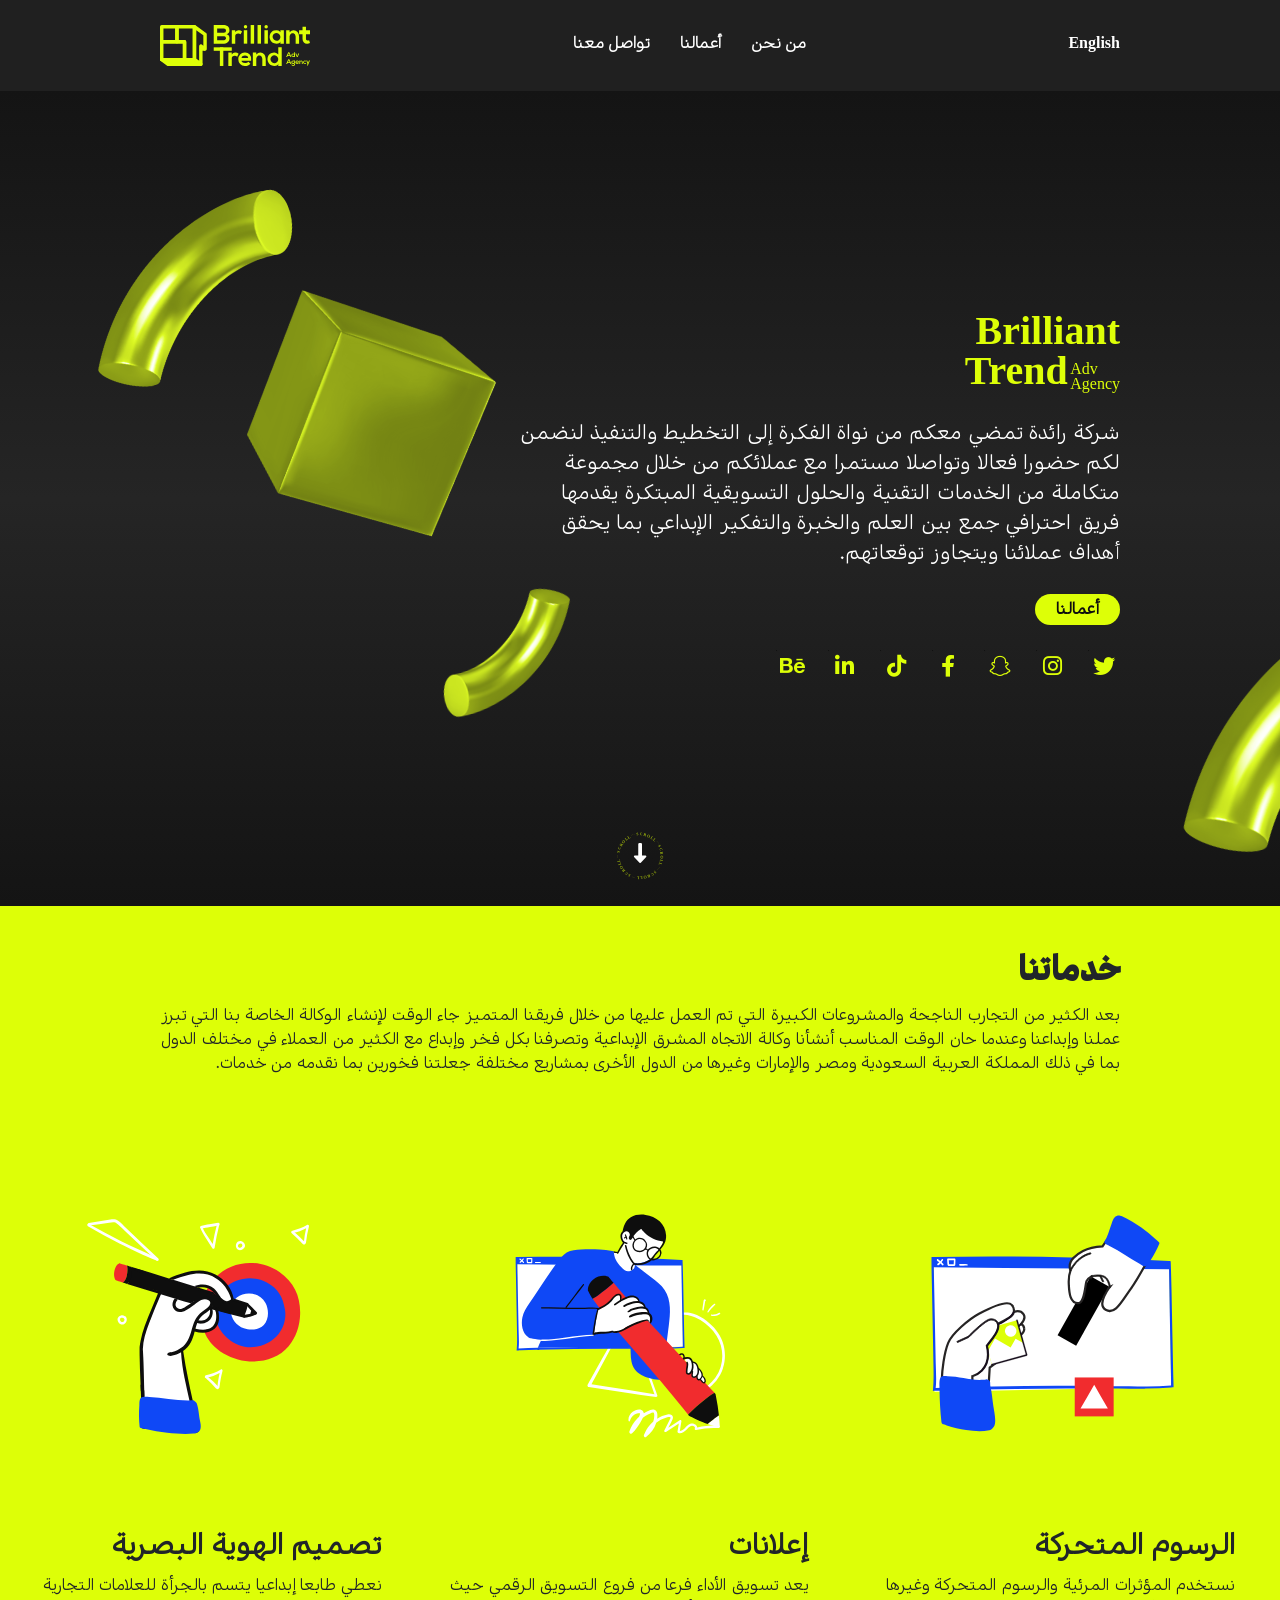
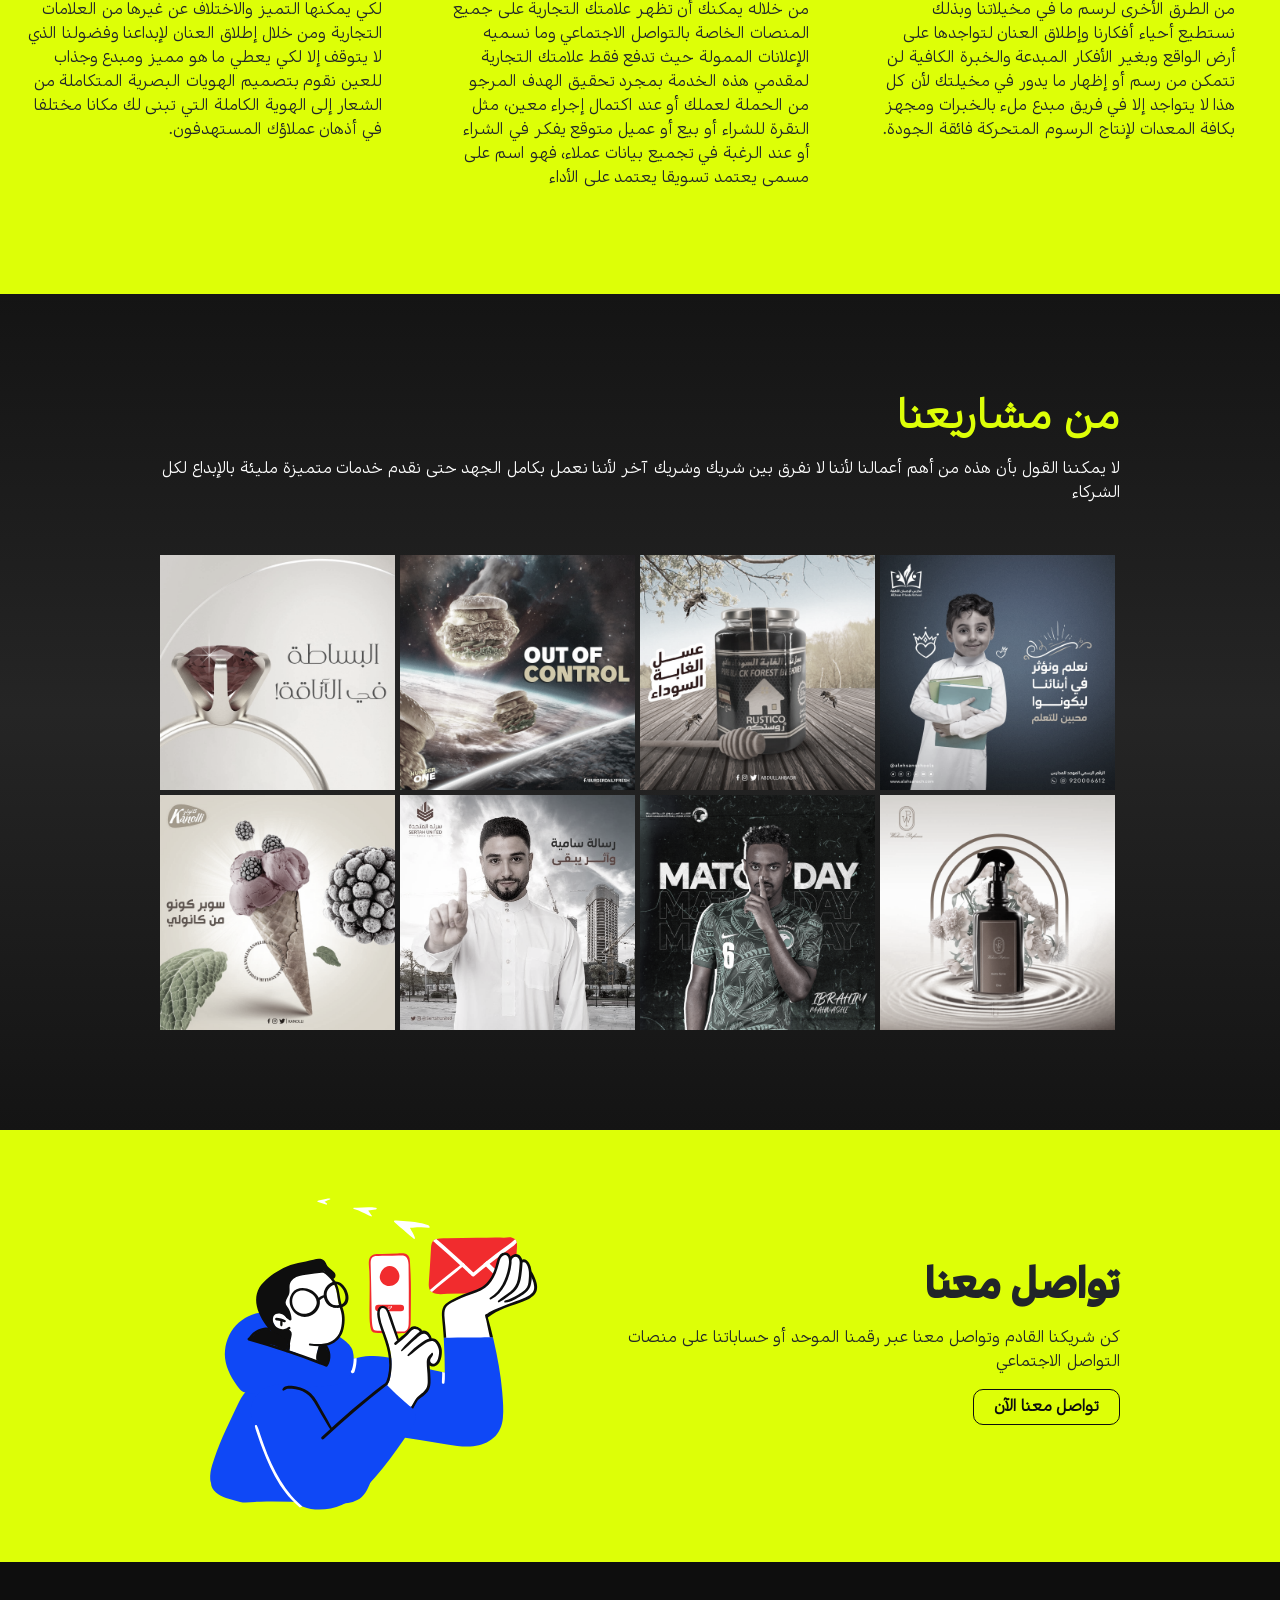
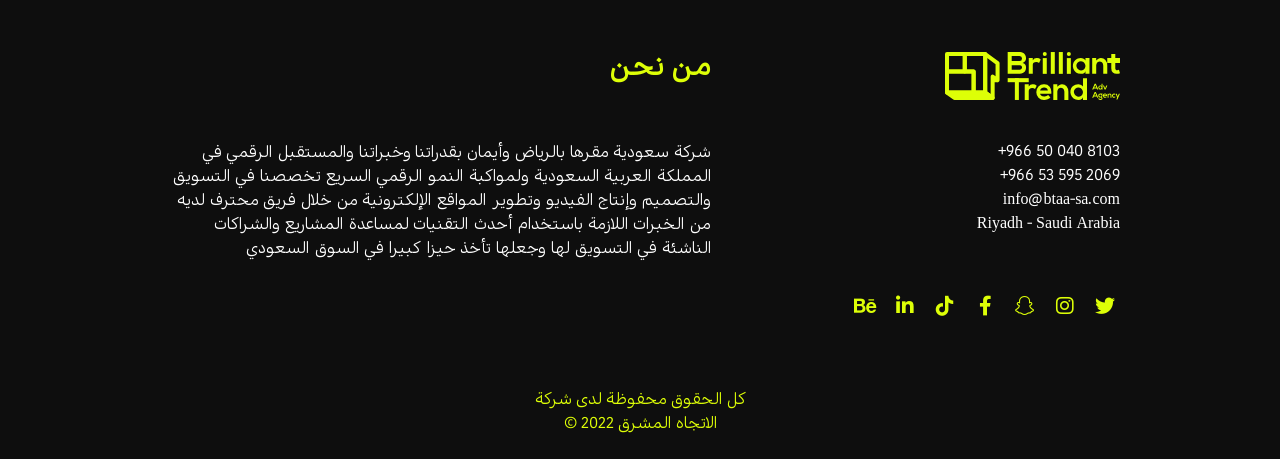
<file: index.html>
<!DOCTYPE html>
<html lang="ar">
  <head>
    <!-- meta data -->
    <meta charset="UTF-8" />
    <meta http-equiv="X-UA-Compatible" content="IE=edge" />
    <meta name="viewport" content="width=device-width, initial-scale=1.0" />
    <link
      rel="shortcut icon"
      href="assets/images/logo.svg"
      type="image/x-icon"
    />
    <!--// meta data //-->

    <title>الإتجاه المُشرق</title>

    <!-- font awesome -->
    <link rel="stylesheet" href="assets/css/all.min.css" />

    <!-- bootstrap files -->
    <link rel="stylesheet" href="assets/css/bootstrap.min.css" />

    <link
      rel="stylesheet"
      href="https://cdnjs.cloudflare.com/ajax/libs/OwlCarousel2/2.3.4/assets/owl.carousel.min.css"
      integrity="sha512-tS3S5qG0BlhnQROyJXvNjeEM4UpMXHrQfTGmbQ1gKmelCxlSEBUaxhRBj/EFTzpbP4RVSrpEikbmdJobCvhE3g=="
      crossorigin="anonymous"
      referrerpolicy="no-referrer"
    />

    <link
      rel="stylesheet"
      href="https://cdnjs.cloudflare.com/ajax/libs/OwlCarousel2/2.3.4/assets/owl.theme.default.min.css"
      integrity="sha512-sMXtMNL1zRzolHYKEujM2AqCLUR9F2C4/05cdbxjjLSRvMQIciEPCQZo++nk7go3BtSuK9kfa/s+a4f4i5pLkw=="
      crossorigin="anonymous"
      referrerpolicy="no-referrer"
    />

    <!-- favicon -->
    <link
      rel="icon"
      type="image/x-icon"
      href="assets/images/favicon/android-chrome-512x512.png"
    />

    <!-- animation -->
    <link
      rel="stylesheet"
      href="https://cdnjs.cloudflare.com/ajax/libs/animate.css/4.1.1/animate.min.css"
    />

    <!-- css style -->
    <link rel="stylesheet" href="assets/css/style.css" />
  </head>

  <body>
    <!-- normal navigation -->

    <div class="navigation">
      <div class="container">
        <div class="content">
          <div class="logo">
            <a href="index.html">
              <img src="assets/images/yellowLogo.svg" alt="" />
            </a>
          </div>
          <ul class="list">
            <!-- <li><a href="index.html">الرئيسية</a></li> -->
            <li><a href="about.html">من نحن</a></li>
            <li><a href="works.html">أعمالنا</a></li>
            <li><a href="contact.php">تواصل معنا</a></li>
          </ul>
          <div class="lang">
            <a href="indexEn.html">english</a>
          </div>
        </div>
      </div>
    </div>

    <!-- normal navigation -->

    <!-- menu navbar -->

    <div class="menuNav">
      <div class="container">
        <div class="content">
          <div class="logo">
            <a href="index.html">
              <img src="assets/images/yellowLogo.svg" alt="" />
            </a>
          </div>
          <div class="burger">
            <span></span>
            <span></span>
            <span></span>
          </div>
        </div>
      </div>
    </div>

    <!--// menu navbar //-->

    <div class="menuNavBody">
      <div class="container">
        <div class="close">
          <span></span>
          <span></span>
        </div>
        <div class="content">
          <div class="list">
            <ul>
              <li><a href="about.html">من نحن</a></li>
              <li><a href="works.html">أعمالنا</a></li>
              <li><a href="contact.php">تواصل معنا</a></li>
              <li><a href="indexEn.html">english</a></li>
            </ul>
          </div>
        </div>
      </div>
    </div>

    <!-- ScrollToTop -->

    <div class="scrollToTopBtn">
      <div class="icon">
        <i class="fa-solid fa-caret-up"></i>
        <i class="fa-solid fa-caret-up"></i>
      </div>
    </div>

    <!--// ScrollToTop //-->

    <!-- header -->

    <div class="header" data-content="">
      <div class="headerImages">
        <div class="image1">
          <img
            src="assets/images/image1.png"
            class="image"
            data-speed="5"
            alt=""
          />
        </div>
        <div class="image2">
          <img
            src="assets/images/image2.png"
            class="image"
            data-speed="4"
            alt=""
          />
        </div>
        <div class="image3">
          <img
            src="assets/images/image3.png"
            class="image"
            data-speed="3"
            alt=""
          />
        </div>
        <div class="image4">
          <img
            src="assets/images/image4.png"
            class="image"
            data-speed="4"
            alt=""
          />
        </div>
      </div>
      <div class="container">
        <div class="content">
          <div class="text">
            <div class="title wow animate__animated animate__fadeInUp">
              <div class="brilliant">
                <h1>brilliant</h1>
              </div>
              <div class="trendAgency">
                <h1>trend</h1>
                <div class="adv">
                  <span>adv</span>
                  <span>agency</span>
                </div>
              </div>
            </div>

            <div class="companyDes wow animate__animated animate__fadeInUp">
              <p>
                شركة رائدة تمضي معكم من نواة الفكرة إلى التخطيط والتنفيذ لنضمن
                لكم حضورا فعالا وتواصلا مستمرا مع عملائكم من خلال مجموعة متكاملة
                من الخدمات التقنية والحلول التسويقية المبتكرة يقدمها فريق
                احترافي جمع بين العلم والخبرة والتفكير الإبداعي بما يحقق أهداف
                عملائنا ويتجاوز توقعاتهم.
              </p>
            </div>

            <div class="portfolioBtn wow animate__animated animate__fadeInUp">
              <a href="works.html">أعمالنا</a>
            </div>

            <div class="social wow animate__animated animate__fadeInUp">
              <a href="https://twitter.com/BrilliantTrend" target="_blank"
                ><i class="fa-brands fa-twitter"></i
              ></a>
              <a
                href="https://www.instagram.com/brilliant.trend"
                target="_blank"
                ><i class="fa-brands fa-instagram"></i
              ></a>
              <a
                href="https://www.snapchat.com/add/brilliant.trend"
                target="_blank"
                ><i class="fa-brands fa-snapchat"></i
              ></a>
              <a href="https://www.facebook.com/brilliant.trend" target="_blank"
                ><i class="fa-brands fa-facebook-f"></i
              ></a>
              <a href="https://www.tiktok.com/@brilliant.trend" target="_blank"
                ><i class="fa-brands fa-tiktok"></i
              ></a>
              <!-- <a href="hhttps://www.pinterest.com/btrendksa/" target="_blank"><i class="fa-brands fa-pinterest-p"></i></a> -->
              <a
                href="https://www.linkedin.com/company/brilliant.trend/"
                target="_blank"
                ><i class="fa-brands fa-linkedin-in"></i
              ></a>
              <!-- <a href="https://vimeo.com/user189768433" target="_blank"><i class="fa-brands fa-vimeo-v"></i></a> -->
              <a href="https://www.behance.net/brillianttrend" target="_blank"
                ><i class="fa-brands fa-behance"></i
              ></a>
            </div>
          </div>
        </div>
        <div class="scroller">
          <img src="assets/images/scrollImage.svg" alt="" />
          <a href="#services">
            <i class="fa-solid fa-down-long"></i>
          </a>
        </div>
      </div>
    </div>

    <!--// header //-->

    <!-- services -->

    <div class="services" id="services">
      <div class="container">
        <div class="content">
          <h2 class="wow animate__animated animate__fadeInUp">خدماتنا</h2>
          <p class="wow animate__animated animate__fadeInUp">
            بعد الكثير من التجارب الناجحة والمشروعات الكبيرة التي تم العمل عليها
            من خلال فريقنا المتميز جاء الوقت لإنشاء الوكالة الخاصة بنا التي تبرز
            عملنا وإبداعنا وعندما حان الوقت المناسب أنشأنا وكالة الاتجاه المشرق
            الإبداعية وتصرفنا بكل فخر وإبداع مع الكثير من العملاء في مختلف الدول
            بما في ذلك المملكة العربية السعودية ومصر والإمارات وغيرها من الدول
            الأخرى بمشاريع مختلفة جعلتنا فخورين بما نقدمه من خدمات.
          </p>
        </div>
      </div>

      <div class="serviceBlock">
        <div class="owl-carousel owl-theme mt-5">
          <div class="item">
            <div class="image">
              <img src="assets/images/services/programing.svg" alt="" />
            </div>
            <div class="text">
              <h3 class="wow animate__animated animate__fadeInUp">
                تصميم وتطوير المواقع
              </h3>
              <p class="wow animate__animated animate__fadeInUp">
                نحن نعمل على تطوير المواقع الإلكترونية الثابتة والبسيطة وحتى
                المواقع الاحترافية المتحركة، بالإضافة إلى تطوير جميع المواقع
                الإلكترونية بأحدث الاتجاهات والتقنيات، وتشمل جميع مواقعنا على
                جوجل تخطيط سريع الاستجابة بالإضافة إلى جعله متوافقا مع محركات
                البحث حتى يظهر في النتائج الأولية
              </p>
            </div>
          </div>

          <div class="item">
            <div class="image">
              <img src="assets/images/services/production.svg" alt="" />
            </div>
            <div class="text">
              <h3 class="wow animate__animated animate__fadeInUp">
                إنتاج الفيديو
              </h3>
              <p class="wow animate__animated animate__fadeInUp">
                سواء كانت شركتك تبحث عن مساعدة في مشروع فيديو واحد أو حملة
                إعلانية كاملة أو سلسلة من مقاطع الفيديو، فإننا نقدم إنتاج فيديو
                عالي الجودة من البداية إلى النهاية. يمكن لفريقنا إنشاء القصص
                المصورة وإنتاج مقاطع الفيديو وتوجيهها وتحريرها لخلق تجربة آسرة
                للمشاهدين. "أبهر" جمهورك من خلال الاستعانة بفريق إنتاج فيديو
                محترف لإنشاء مقاطع فيديو لنشاطك التجاري أو علامتك التجارية.
              </p>
            </div>
          </div>
          <div class="item">
            <div class="image">
              <img src="assets/images/services/branding.svg" alt="" />
            </div>
            <div class="text">
              <h3 class="wow animate__animated animate__fadeInUp">
                تصميم الهوية البصرية
              </h3>
              <p class="wow animate__animated animate__fadeInUp">
                نعطي طابعا إبداعيا يتسم بالجرأة للعلامات التجارية لكي يمكنها
                التميز والاختلاف عن غيرها من العلامات التجارية ومن خلال إطلاق
                العنان لإبداعنا وفضولنا الذي لا يتوقف إلا لكي يعطي ما هو مميز
                ومبدع وجذاب للعين نقوم بتصميم الهويات البصرية المتكاملة من
                الشعار إلى الهوية الكاملة التي تبنى لك مكانا مختلفا في أذهان
                عملاؤك المستهدفون.
              </p>
            </div>
          </div>

          <div class="item">
            <div class="image">
              <img src="assets/images/services/announce.svg" alt="" />
            </div>
            <div class="text">
              <h3 class="wow animate__animated animate__fadeInUp">إعلانات</h3>
              <p class="wow animate__animated animate__fadeInUp">
                يعد تسويق الأداء فرعا من فروع التسويق الرقمي حيث من خلاله يمكنك
                أن تظهر علامتك التجارية على جميع المنصات الخاصة بالتواصل
                الاجتماعي وما نسميه الإعلانات الممولة حيث تدفع فقط علامتك
                التجارية لمقدمي هذه الخدمة بمجرد تحقيق الهدف المرجو من الحملة
                لعملك أو عند اكتمال إجراء معين، مثل النقرة للشراء أو بيع أو عميل
                متوقع يفكر في الشراء أو عند الرغبة في تجميع بيانات عملاء، فهو
                اسم على مسمى يعتمد تسويقا يعتمد على الأداء
              </p>
            </div>
          </div>

          <div class="item">
            <div class="image">
              <img src="assets/images/services/motion.svg" alt="" />
            </div>
            <div class="text">
              <h3 class="wow animate__animated animate__fadeInUp">
                الرسوم المتحركة
              </h3>
              <p class="wow animate__animated animate__fadeInUp">
                نستخدم المؤثرات المرئية والرسوم المتحركة وغيرها من الطرق الأخرى
                لرسم ما في مخيلاتنا وبذلك نستطيع أحياء أفكارنا وإطلاق العنان
                لتواجدها على أرض الواقع وبغير الأفكار المبدعة والخبرة الكافية لن
                تتمكن من رسم أو إظهار ما يدور في مخيلتك لأن كل هذا لا يتواجد إلا
                في فريق مبدع ملء بالخبرات ومجهز بكافة المعدات لإنتاج الرسوم
                المتحركة فائقة الجودة.
              </p>
            </div>
          </div>
        </div>
      </div>
    </div>

    <!--// services //-->

    <!-- works -->

    <div class="works">
      <div class="container">
        <div class="text">
          <div class="title wow animate__animated animate__fadeInUp">
            <h2>من مشاريعنا</h2>
          </div>
          <p class="wow animate__animated animate__fadeInUp">
            لا يمكننا القول بأن هذه من أهم أعمالنا لأننا لا نفرق بين شريك وشريك
            آخر لأننا نعمل بكامل الجهد حتى نقدم خدمات متميزة مليئة بالإبداع لكل
            الشركاء
          </p>
        </div>
        <div class="gallary">
          <div class="item wow animate__animated animate__fadeInUp">
            <img src="assets/images/projects/sc/lmas10.jpg" alt="" />
            <div class="details">
              <h3>lmas</h3>
            </div>
          </div>
          <div class="item wow animate__animated animate__fadeInUp">
            <img src="assets/images/projects/sc/burger2.jpg" alt="" />
            <div class="details">
              <h3>burger</h3>
            </div>
          </div>
          <div class="item wow animate__animated animate__fadeInUp">
            <img src="assets/images/projects/sc/badr1.jpg" alt="" />
            <div class="details">
              <h3>abdullah-badr</h3>
            </div>
          </div>
          <div class="item wow animate__animated animate__fadeInUp">
            <img src="assets/images/projects/sc/alahsan8.jpg" alt="" />
            <div class="details">
              <h3>alehsan-schools</h3>
            </div>
          </div>
          <div class="item wow animate__animated animate__fadeInUp">
            <img src="assets/images/projects/sc/kanolli3.jpg" alt="" />
            <div class="details">
              <h3>kanolli</h3>
            </div>
          </div>
          <div class="item wow animate__animated animate__fadeInUp">
            <img src="assets/images/projects/sc/sertah1.jpg" alt="" />
            <div class="details">
              <h3>sertah-united</h3>
            </div>
          </div>
          <div class="item wow animate__animated animate__fadeInUp">
            <img src="assets/images/projects/sc/sport2.png " alt="" />
            <div class="details">
              <h3>sports</h3>
            </div>
          </div>
          <div class="item wow animate__animated animate__fadeInUp">
            <img src="assets/images/projects/sc/wahm4.jpg" alt="" />
            <div class="details">
              <h3>waham</h3>
            </div>
          </div>
        </div>
      </div>
      <!-- <div class="worksFinish">
        <img src="assets/images/worksFinish.png" alt="">
      </div> -->
    </div>

    <!--// works //-->

    <div class="contact">
      <div class="container">
        <div class="content">
          <div class="image">
            <img src="assets/images/contact_us.svg" alt="" />
          </div>
          <div class="text">
            <div class="title wow animate__animated animate__fadeInUp">
              <h2>تواصل معنا</h2>
            </div>
            <div class="description wow animate__animated animate__fadeInUp">
              <p>
                كن شريكنا القادم وتواصل معنا عبر رقمنا الموحد أو حساباتنا على
                منصات التواصل الاجتماعي
              </p>
            </div>
            <div class="contactBtn wow animate__animated animate__fadeInUp">
              <a href="contact.php">تواصل معنا الآن</a>
            </div>
          </div>
        </div>
      </div>
    </div>

    <!-- footer -->

    <div class="footer">
      <div class="container">
        <div class="content">
          <div class="data">
            <div class="logo">
              <a href="indexEn.html">
                <img src="assets/images/yellowLogo.svg" alt=""
              /></a>
            </div>
            <div class="contactDetails">
              <a href="tel:+966540007013">+966 50 040 8103</a>
              <a href="https://wa.me/+966535952069?text=hi" target="_blank"
                >+966 53 595 2069</a
              >
              <a href="mailto:info@btaa-sa.com">info@btaa-sa.com</a>
              <p>Riyadh - Saudi Arabia</p>
            </div>
          </div>
          <div class="footerDescription">
            <h3 class="colTitle">من نحن</h3>
            <p>
              شركة سعودية مقرها بالرياض وأيمان بقدراتنا وخبراتنا والمستقبل
              الرقمي في المملكة العربية السعودية ولمواكبة النمو الرقمي السريع
              تخصصنا في التسويق والتصميم وإنتاج الفيديو وتطوير المواقع
              الإلكترونية من خلال فريق محترف لديه من الخبرات اللازمة باستخدام
              أحدث التقنيات لمساعدة المشاريع والشراكات الناشئة في التسويق لها
              وجعلها تأخذ حيزا كبيرا في السوق السعودي
            </p>
          </div>
          <div class="social">
            <div class="accounts">
              <a href="https://twitter.com/BrilliantTrend" target="_blank"
                ><i class="fa-brands fa-twitter"></i
              ></a>
              <a
                href="https://www.instagram.com/brilliant.trend"
                target="_blank"
                ><i class="fa-brands fa-instagram"></i
              ></a>
              <a
                href="https://www.snapchat.com/add/brilliant.trend"
                target="_blank"
                ><i class="fa-brands fa-snapchat"></i
              ></a>
              <a href="https://www.facebook.com/brilliant.trend" target="_blank"
                ><i class="fa-brands fa-facebook-f"></i
              ></a>
              <a href="https://www.tiktok.com/@brilliant.trend" target="_blank"
                ><i class="fa-brands fa-tiktok"></i
              ></a>
              <!-- <a href="hhttps://www.pinterest.com/btrendksa/" target="_blank"><i class="fa-brands fa-pinterest-p"></i></a> -->
              <a
                href="https://www.linkedin.com/company/brilliant.trend/"
                target="_blank"
                ><i class="fa-brands fa-linkedin-in"></i
              ></a>
              <!-- <a href="https://vimeo.com/user189768433" target="_blank"><i class="fa-brands fa-vimeo-v"></i></a> -->
              <a href="https://www.behance.net/brillianttrend" target="_blank"
                ><i class="fa-brands fa-behance"></i
              ></a>
            </div>
          </div>
        </div>
      </div>
    </div>

    <div class="rights">
      <div class="container">
        <p>كل الحقوق محفوظة لدى شركة</p>
        <p>&copy; الاتجاه المشرق 2022</p>
      </div>
    </div>

    <!--// footer //-->

    <script
      src="https://cdnjs.cloudflare.com/ajax/libs/jquery/3.6.1/jquery.min.js"
      integrity="sha512-aVKKRRi/Q/YV+4mjoKBsE4x3H+BkegoM/em46NNlCqNTmUYADjBbeNefNxYV7giUp0VxICtqdrbqU7iVaeZNXA=="
      crossorigin="anonymous"
      referrerpolicy="no-referrer"
    ></script>
    <script
      src="https://cdnjs.cloudflare.com/ajax/libs/OwlCarousel2/2.3.4/owl.carousel.min.js"
      integrity="sha512-bPs7Ae6pVvhOSiIcyUClR7/q2OAsRiovw4vAkX+zJbw3ShAeeqezq50RIIcIURq7Oa20rW2n2q+fyXBNcU9lrw=="
      crossorigin="anonymous"
      referrerpolicy="no-referrer"
    ></script>
    <script src="assets/js/bootstrap.min.js"></script>
    <script src="assets/js/popper.min.js"></script>
    <script src="https://cdnjs.cloudflare.com/ajax/libs/wow/1.1.2/wow.min.js"></script>
    <script src="assets/js/main.js"></script>
  </body>
</html>
</file>
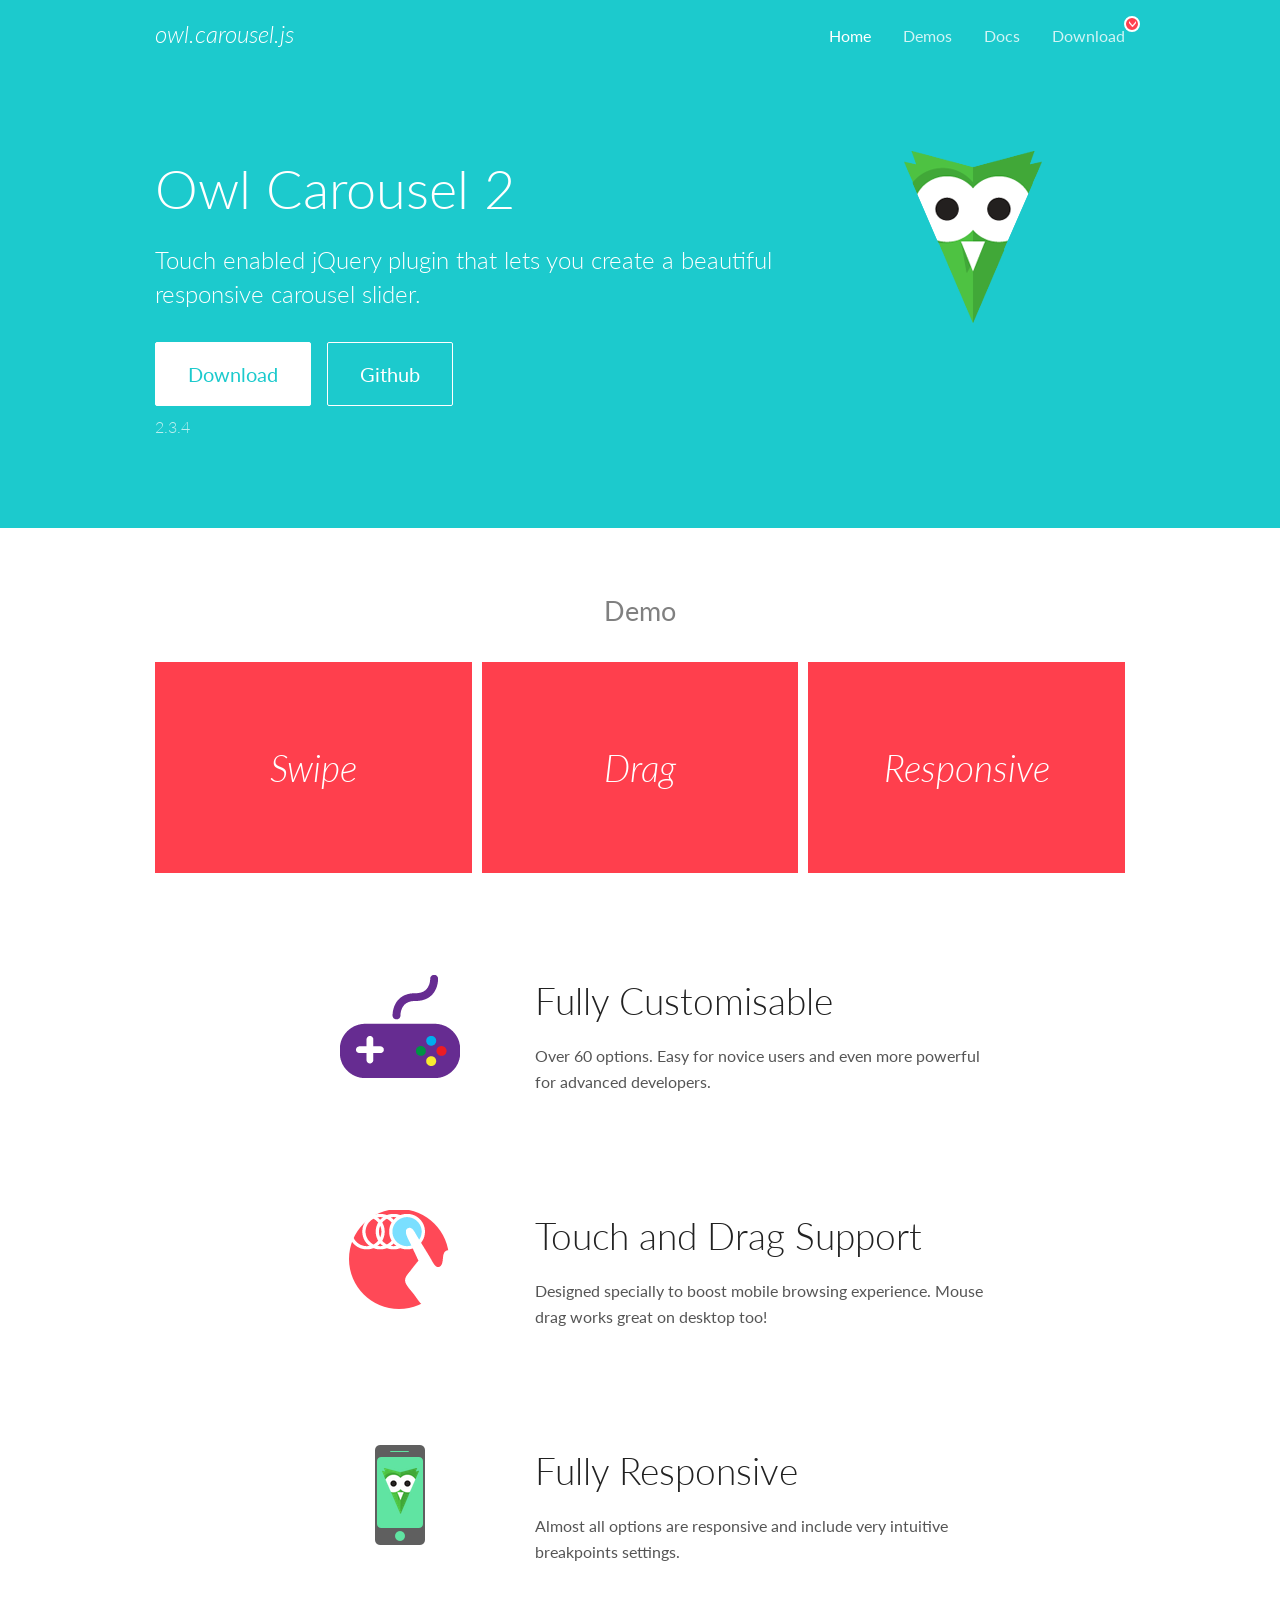
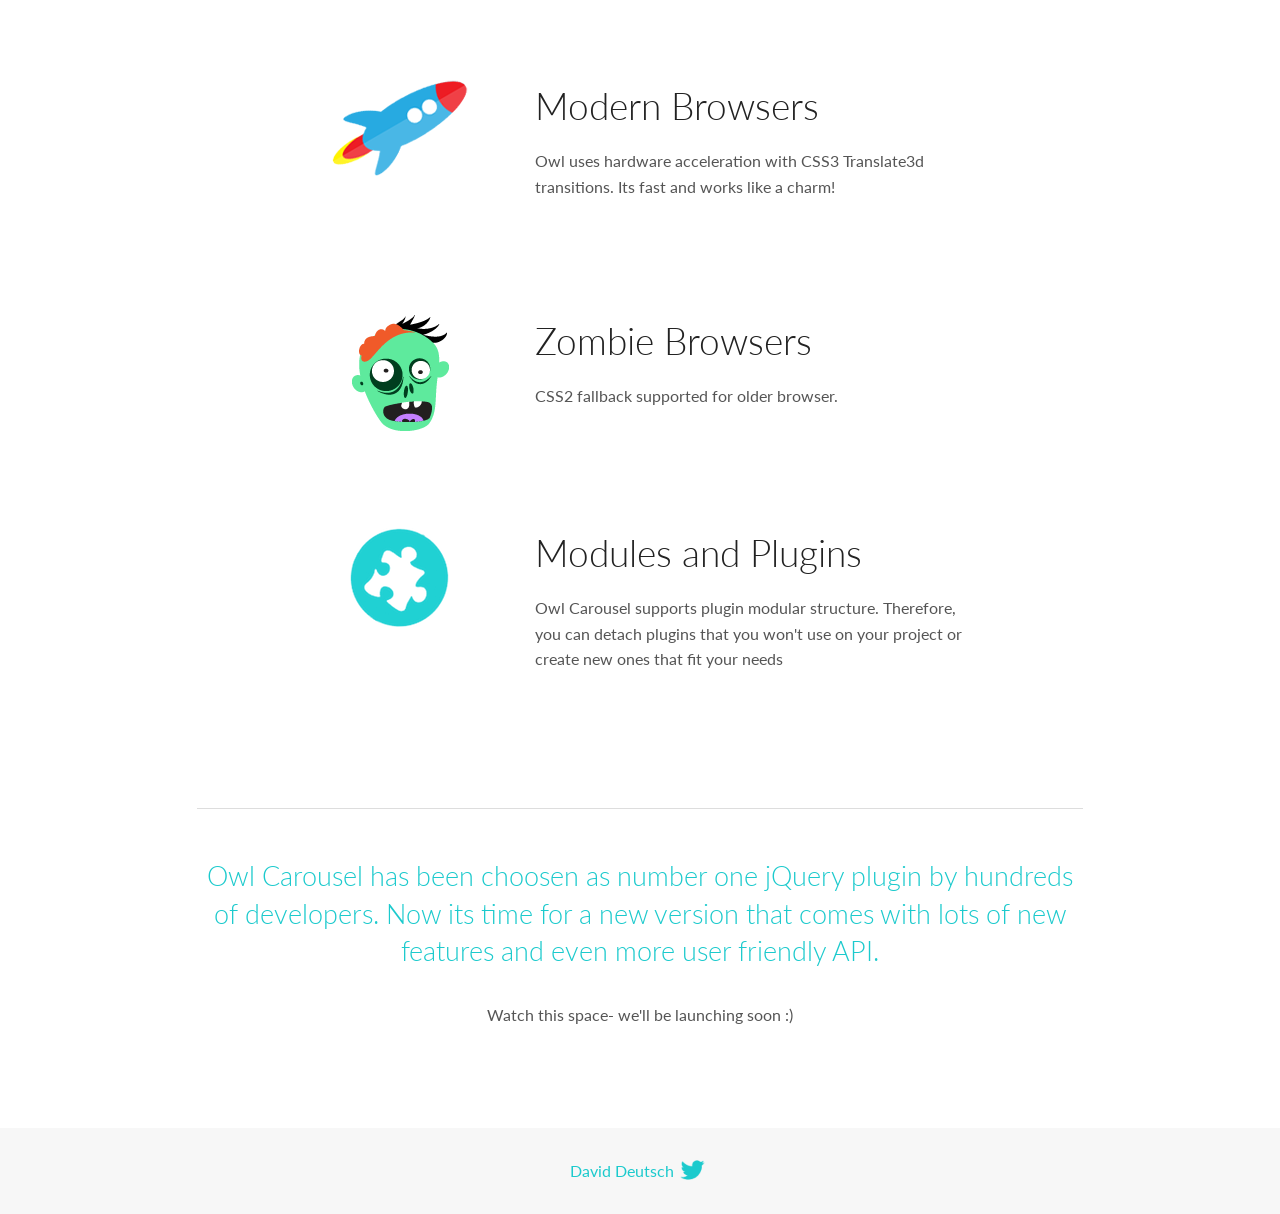
<file: assets/OwlCarousel2-2.3.4/OwlCarousel2-2.3.4/docs/index.html>
<!DOCTYPE html>
<html lang="en">
  <head>

    <!-- head -->
    <meta charset="utf-8">
    <meta name="msapplication-tap-highlight" content="no" />
    <meta name="viewport" content="width=device-width, initial-scale=1.0" />
    <meta name="description" content="Touch enabled jQuery plugin that lets you create beautiful responsive carousel slider.">
    <meta name="author" content="David Deutsch">
    <title>
      Home | Owl Carousel | 2.3.4
    </title>

    <!-- Stylesheets -->
    <link href='https://fonts.googleapis.com/css?family=Lato:300,400,700,400italic,300italic' rel='stylesheet' type='text/css'>
    <link rel="stylesheet" href="assets/css/docs.theme.min.css">

    <!-- Owl Stylesheets -->
    <link rel="stylesheet" href="assets/owlcarousel/assets/owl.carousel.min.css">
    <link rel="stylesheet" href="assets/owlcarousel/assets/owl.theme.default.min.css">

    <!-- HTML5 shim and Respond.js IE8 support of HTML5 elements and media queries -->

    <!--[if lt IE 9]>
      <script src="https://oss.maxcdn.com/libs/html5shiv/3.7.0/html5shiv.js"></script>
      <script src="https://oss.maxcdn.com/libs/respond.js/1.3.0/respond.min.js"></script>
    <![endif]-->

    <!-- Favicons -->
    <link rel="apple-touch-icon-precomposed" sizes="144x144" href="assets/ico/apple-touch-icon-144-precomposed.png">
    <link rel="shortcut icon" href="assets/ico/favicon.png">
    <link rel="shortcut icon" href="favicon.ico">

    <!-- Yeah i know js should not be in header. Its required for demos.-->

    <!-- javascript -->
    <script src="assets/vendors/jquery.min.js"></script>
    <script src="assets/owlcarousel/owl.carousel.js"></script>
  </head>
  <body>

    <!-- header -->
    <header class="header">
      <div class="row">
        <div class="large-12 columns">
          <div class="brand left">
            <h3>
              <a href="/OwlCarousel2/">owl.carousel.js</a> 
            </h3>
          </div>
          <a id="toggle-nav" class="right">
            <span></span> <span></span> <span></span> 
          </a> 
          <div class="nav-bar">
            <ul class="clearfix">
              <li class="active">
                <a href="/OwlCarousel2/index.html">Home</a> 
              </li>
              <li> <a href="/OwlCarousel2/demos/demos.html">Demos</a>  </li>
              <li> <a href="/OwlCarousel2/docs/started-welcome.html">Docs</a>  </li>
              <li>
                <a href="https://github.com/OwlCarousel2/OwlCarousel2/archive/2.3.4.zip">Download</a> 
                <span class="download"></span> 
              </li>
            </ul>
          </div>
        </div>
      </div>
    </header>

    <!-- home panel -->
    <section id="hero">
      <div class="row">
        <div class="large-8 medium-8 columns">
          <h1>Owl Carousel 2</h1>
          <h4>Touch enabled jQuery plugin that lets you create a beautiful responsive carousel slider.</h4>
          <a href="https://github.com/OwlCarousel2/OwlCarousel2/archive/2.3.4.zip" class="hero-button">Download</a> 
          <a href="https://github.com/OwlCarousel2/OwlCarousel2" class="hero-button outline">Github</a> 
          <p>2.3.4</p>
        </div>
        <div class="large-4 medium-4 columns">
          <img class="owl-logo" src="assets/img/owl-logo.png" alt="mr. Owl">
        </div>
      </div>
    </section>

    <!-- body -->
    <div class="home-demo">
      <div class="row">
        <div class="large-12 columns">
          <h3>Demo</h3>
          <div class="owl-carousel">
            <div class="item">
              <h2>Swipe</h2>
            </div>
            <div class="item">
              <h2>Drag</h2>
            </div>
            <div class="item">
              <h2>Responsive</h2>
            </div>
            <div class="item">
              <h2>CSS3</h2>
            </div>
            <div class="item">
              <h2>Fast</h2>
            </div>
            <div class="item">
              <h2>Easy</h2>
            </div>
            <div class="item">
              <h2>Free</h2>
            </div>
            <div class="item">
              <h2>Upgradable</h2>
            </div>
            <div class="item">
              <h2>Tons of options</h2>
            </div>
            <div class="item">
              <h2>Infinity</h2>
            </div>
            <div class="item">
              <h2>Auto Width</h2>
            </div>
          </div>
        </div>
      </div>
    </div>
    <script>
      var owl = $('.owl-carousel');
      owl.owlCarousel({
        margin: 10,
        loop: true,
        responsive: {
          0: {
            items: 1
          },
          600: {
            items: 2
          },
          1000: {
            items: 3
          }
        }
      })
    </script>

    <!-- features -->
    <div id="features">
      <div class="row">
        <div class="small-12 medium-9 small-centered columns">
          <section class="row feature">
            <div class="medium-4 small-12 columns">
              <img src="assets/img/feature-options.png" alt="">
            </div>
            <div class="medium-8 small-12 columns">
              <h2>Fully Customisable</h2>
              <p>Over 60 options. Easy for novice users and even more powerful for advanced developers.</p>
            </div>
          </section>
          <section class="row feature">
            <div class="medium-4 small-12 columns">
              <img src="assets/img/feature-drag.png" alt="">
            </div>
            <div class="medium-8 small-12 columns">
              <h2>Touch and Drag Support</h2>
              <p>Designed specially to boost mobile browsing experience. Mouse drag works great on desktop too!</p>
            </div>
          </section>
          <section class="row feature">
            <div class="medium-4 small-12 columns">
              <img src="assets/img/feature-responsive.png" alt="">
            </div>
            <div class="medium-8 small-12 columns">
              <h2>Fully Responsive</h2>
              <p>Almost all options are responsive and include very intuitive breakpoints settings.</p>
            </div>
          </section>
          <section class="row feature">
            <div class="medium-4 small-12 columns">
              <img src="assets/img/feature-modern.png" alt="">
            </div>
            <div class="medium-8 small-12 columns">
              <h2>Modern Browsers</h2>
              <p>Owl uses hardware acceleration with CSS3 Translate3d transitions. Its fast and works like a charm! </p>
            </div>
          </section>
          <section class="row feature">
            <div class="medium-4 small-12 columns">
              <img src="assets/img/feature-zombie.png" alt="">
            </div>
            <div class="medium-8 small-12 columns">
              <h2>Zombie Browsers</h2>
              <p>CSS2 fallback supported for older browser.</p>
            </div>
          </section>
          <section class="row feature">
            <div class="medium-4 small-12 columns">
              <img src="assets/img/feature-module.png" alt="">
            </div>
            <div class="medium-8 small-12 columns">
              <h2>Modules and Plugins</h2>
              <p>Owl Carousel supports plugin modular structure. Therefore, you can detach plugins that you won&#x27;t use on your project or create new ones that fit your needs</p>
            </div>
          </section>
        </div>
      </div>
    </div>

    <!-- footer -->
    <section id="teaser-text">
      <div class="row">
        <div class="small-12 medium-11 small-centered columns">
          <hr>
          <h3 id="owl-carousel-has-been-choosen-as-number-one-jquery-plugin-by-hundreds-of-developers-now-its-time-for-a-new-version-that-comes-with-lots-of-new-features-and-even-more-user-friendly-api-">Owl Carousel has been choosen as number one jQuery plugin by hundreds of developers. Now its time for a new version that comes with lots of new features and even more user friendly API.</h3>
          <p>Watch this space- we&#39;ll be launching soon :)</p>
        </div>
      </div>
    </section>

    <!-- footer -->
    <footer class="footer">
      <div class="row">
        <div class="large-12 columns">
          <h5>
            <a href="/OwlCarousel2/docs/support-contact.html">David Deutsch</a> 
            <a id="custom-tweet-button" href="https://twitter.com/share?url=https://github.com/OwlCarousel2/OwlCarousel2&text=Owl Carousel - This is so awesome! " target="_blank"></a> 
          </h5>
        </div>
      </div>
    </footer>

    <!-- vendors -->
    <script src="assets/vendors/highlight.js"></script>
    <script src="assets/js/app.js"></script>
  </body>
</html>
</file>
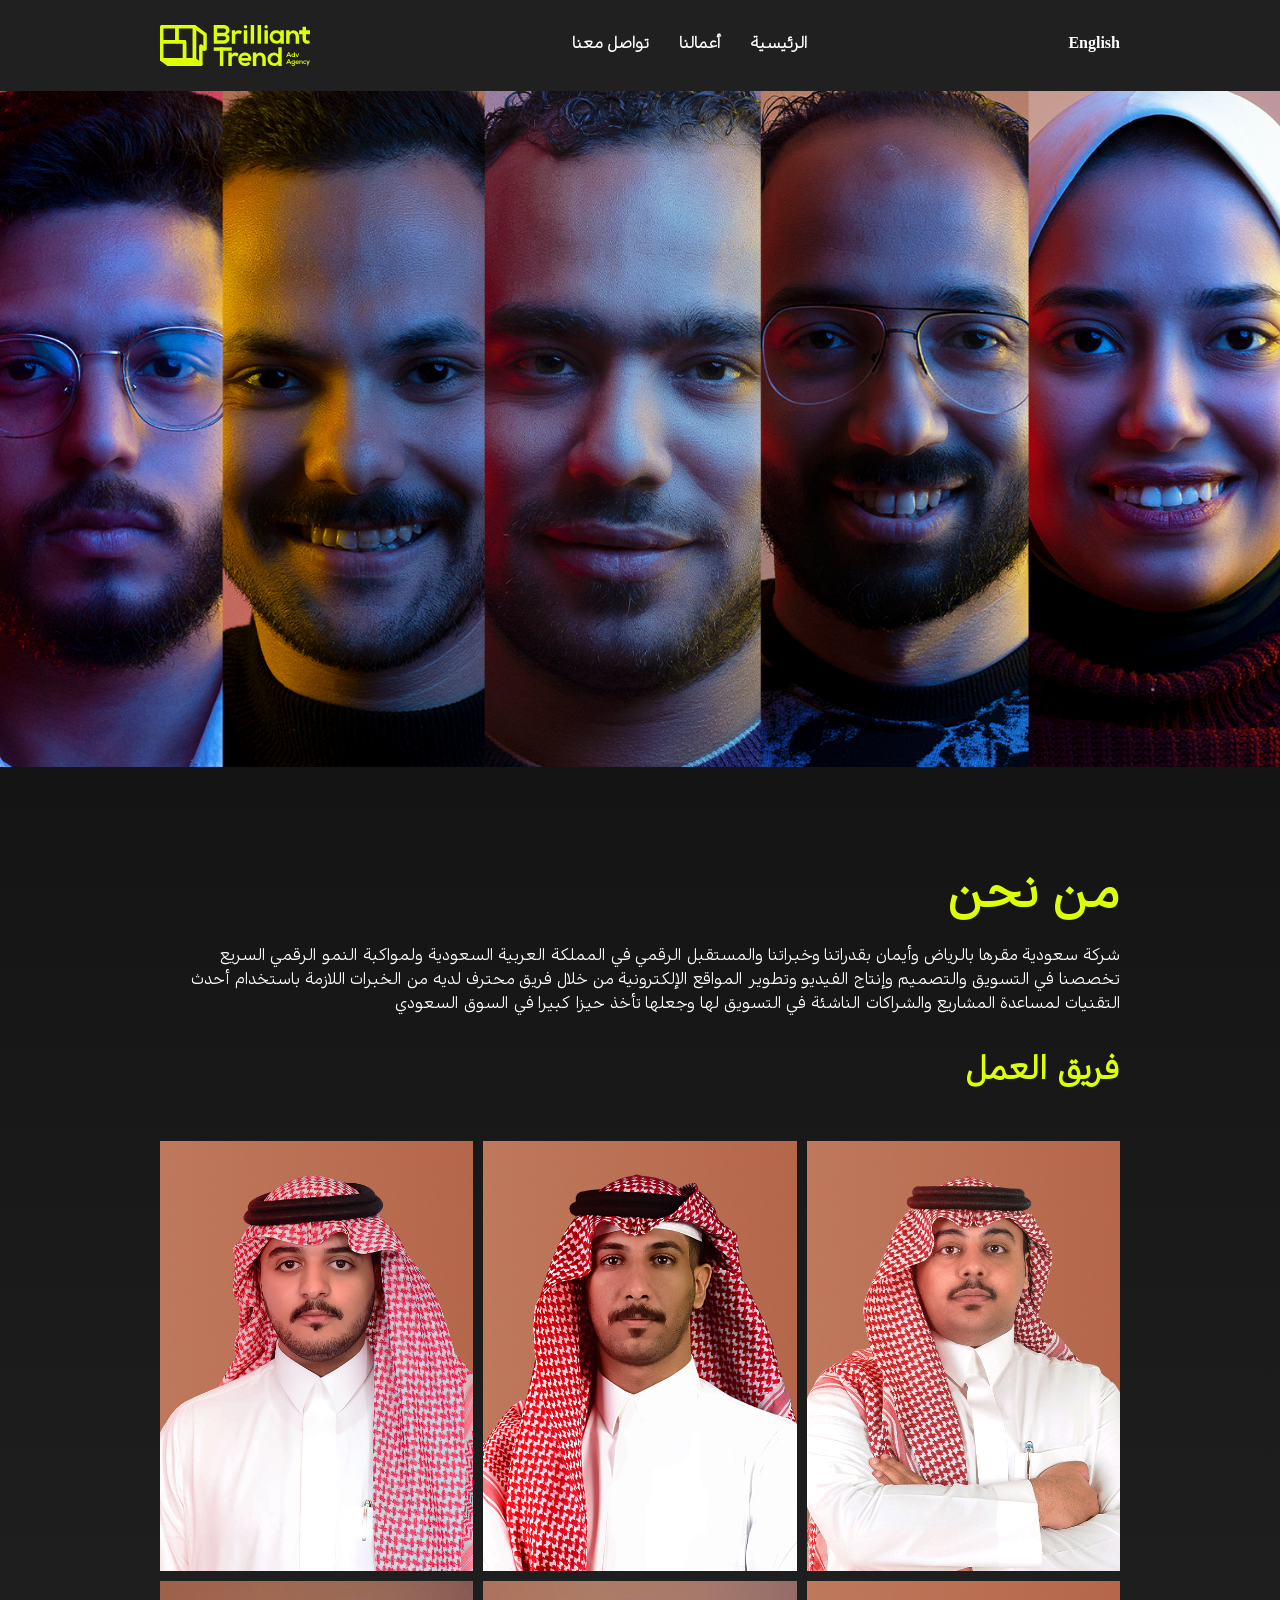
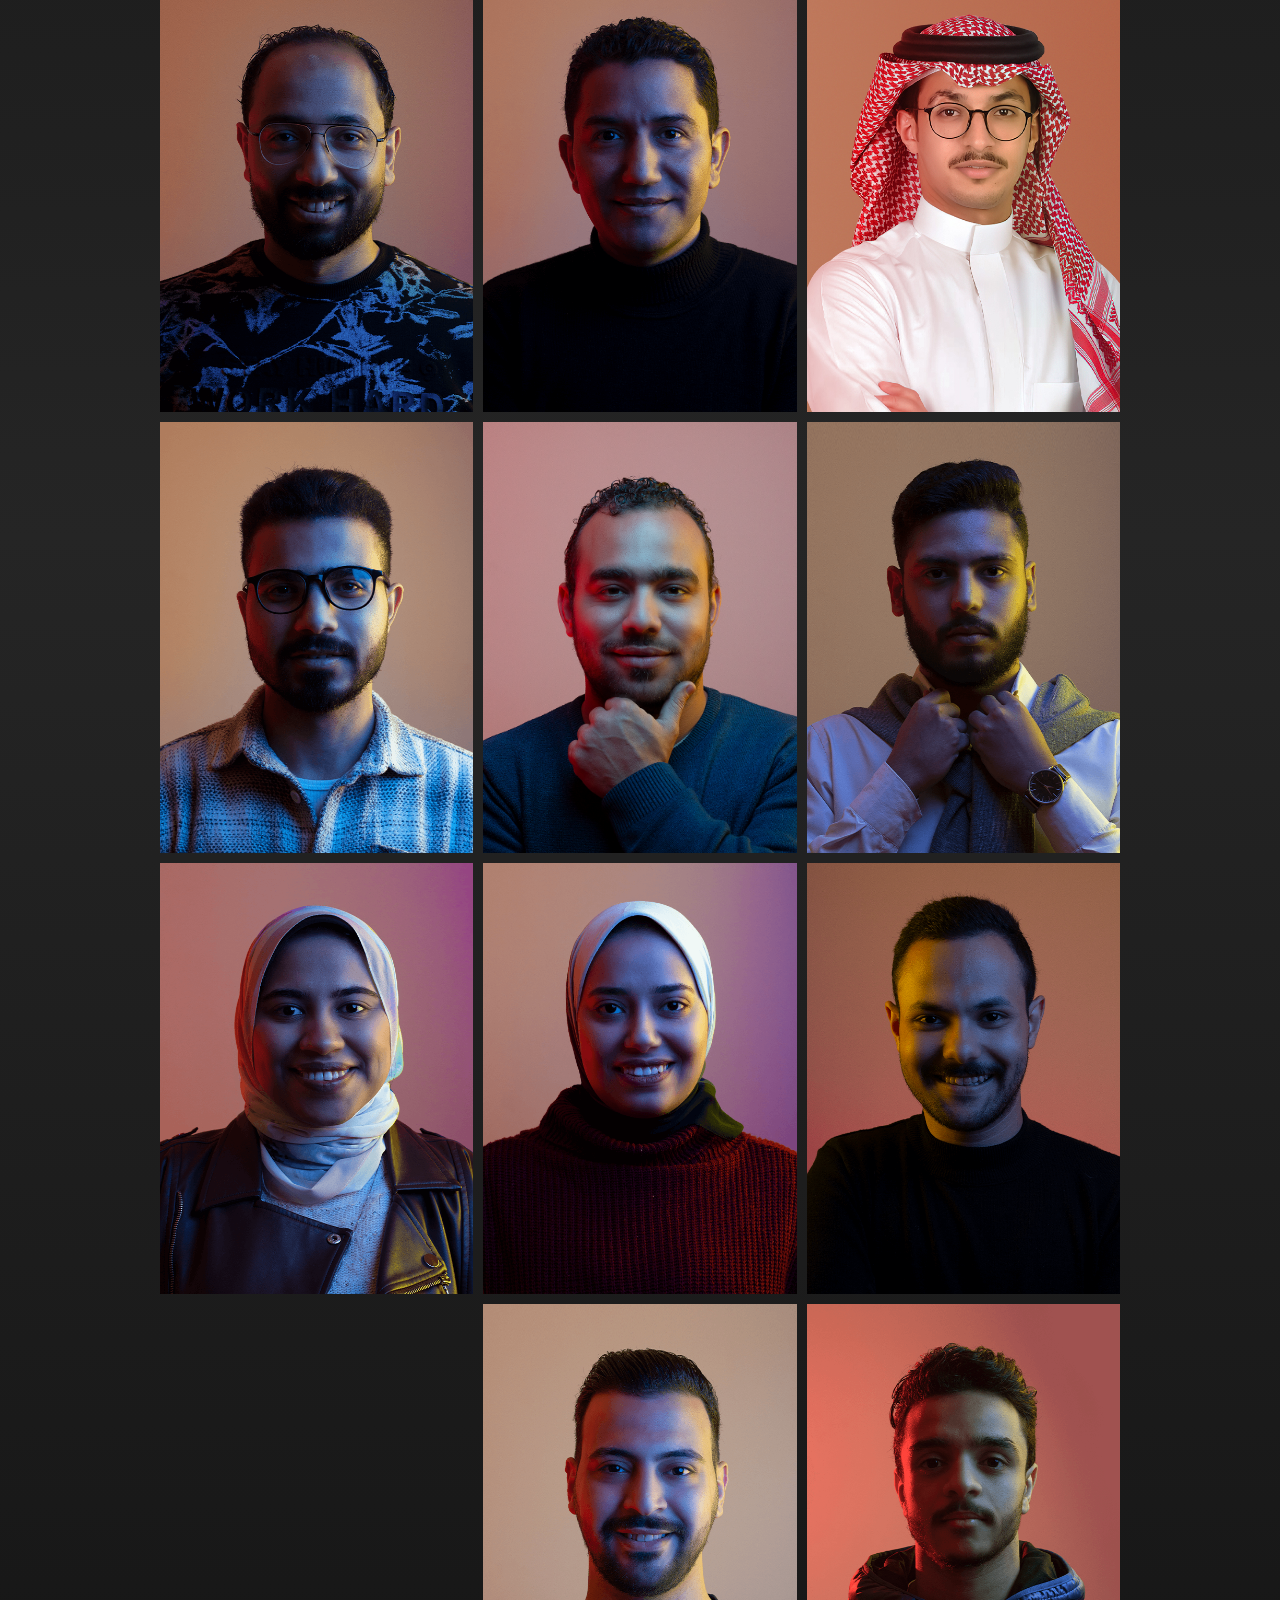
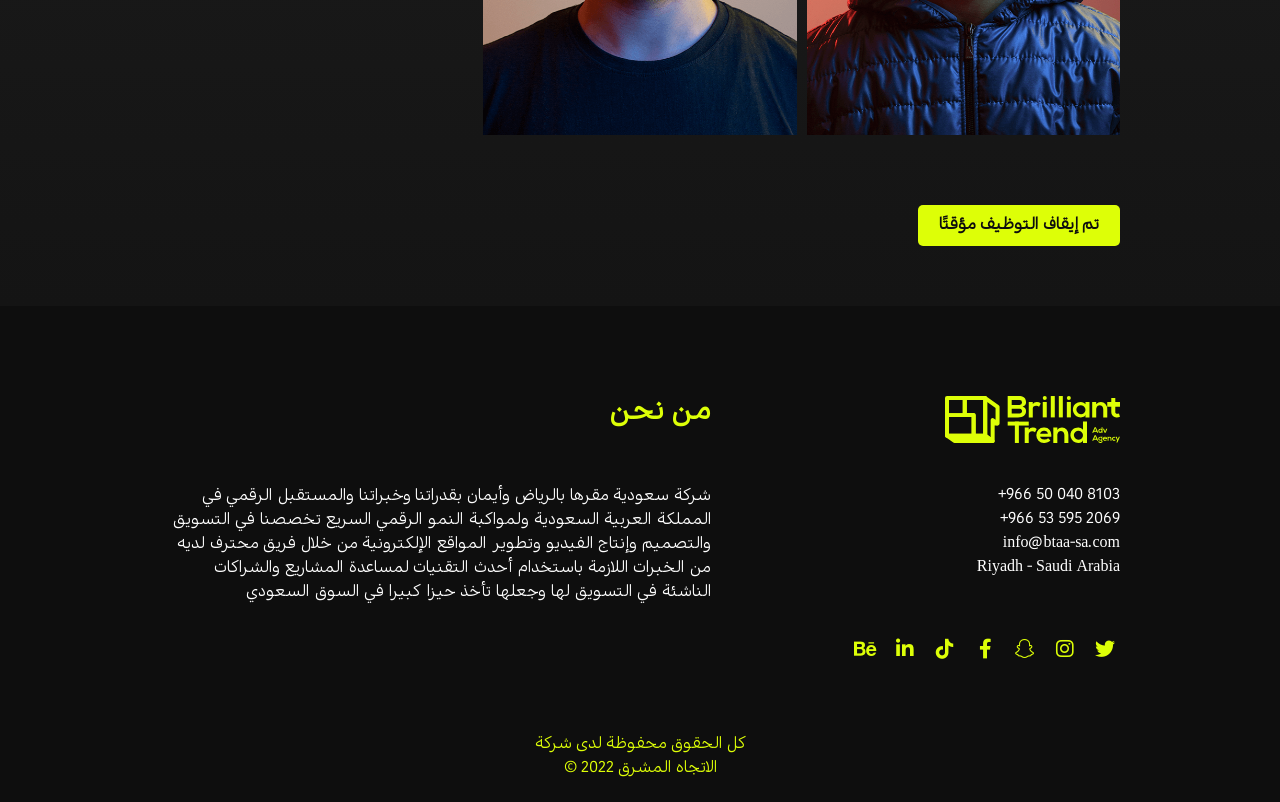
<file: about.html>
<!DOCTYPE html>
<html lang="ar">
  <head>
    <!-- meta data -->
    <meta charset="UTF-8" />
    <meta http-equiv="X-UA-Compatible" content="IE=edge" />
    <meta name="viewport" content="width=device-width, initial-scale=1.0" />
    <link
      rel="shortcut icon"
      href="assets/images/logo.svg"
      type="image/x-icon"
    />
    <!--// meta data //-->

    <title>الاتجاه المُشرق | من نحن</title>

    <!-- font awesome -->
    <link rel="stylesheet" href="assets/css/all.min.css" />

    <!-- bootstrap files -->
    <link rel="stylesheet" href="assets/css/bootstrap.min.css" />

    <link
      rel="stylesheet"
      href="https://cdnjs.cloudflare.com/ajax/libs/OwlCarousel2/2.3.4/assets/owl.carousel.min.css"
      integrity="sha512-tS3S5qG0BlhnQROyJXvNjeEM4UpMXHrQfTGmbQ1gKmelCxlSEBUaxhRBj/EFTzpbP4RVSrpEikbmdJobCvhE3g=="
      crossorigin="anonymous"
      referrerpolicy="no-referrer"
    />

    <link
      rel="stylesheet"
      href="https://cdnjs.cloudflare.com/ajax/libs/OwlCarousel2/2.3.4/assets/owl.theme.default.min.css"
      integrity="sha512-sMXtMNL1zRzolHYKEujM2AqCLUR9F2C4/05cdbxjjLSRvMQIciEPCQZo++nk7go3BtSuK9kfa/s+a4f4i5pLkw=="
      crossorigin="anonymous"
      referrerpolicy="no-referrer"
    />

    <!-- favicon -->
    <link
      rel="icon"
      type="image/x-icon"
      href="assets/images/favicon/android-chrome-512x512.png"
    />

    <!-- animation -->
    <link
      rel="stylesheet"
      href="https://cdnjs.cloudflare.com/ajax/libs/animate.css/4.1.1/animate.min.css"
    />

    <!-- css style -->
    <link rel="stylesheet" href="assets/css/style.css" />
  </head>

  <body>
    <div class="aboutPage">
      <!-- normal navigation -->

      <div class="navigation">
        <div class="container">
          <div class="content">
            <div class="logo">
              <a href="index.html">
                <img src="assets/images/yellowLogo.svg" alt="" />
              </a>
            </div>
            <ul class="list">
              <li><a href="index.html">الرئيسية</a></li>
              <li><a href="works.html">أعمالنا</a></li>
              <li><a href="contact.php">تواصل معنا</a></li>
            </ul>
            <div class="lang">
              <a href="aboutEn.html">english</a>
            </div>
          </div>
        </div>
      </div>

      <!-- normal navigation -->

      <!-- menu navbar -->

      <div class="menuNav">
        <div class="container">
          <div class="content">
            <div class="logo">
              <a href="index.html">
                <img src="assets/images/yellowLogo.svg" alt="" />
              </a>
            </div>
            <div class="burger">
              <span></span>
              <span></span>
              <span></span>
            </div>
          </div>
        </div>
      </div>

      <!--// menu navbar //-->

      <div class="menuNavBody">
        <div class="container">
          <div class="close">
            <span></span>
            <span></span>
          </div>
          <div class="content">
            <div class="list">
              <ul>
                <li><a href="index.html">الرئيسية</a></li>
                <li><a href="works.html">أعمالنا</a></li>
                <li><a href="contact.php">تواصل معنا</a></li>
                <li><a href="aboutEn.html">english</a></li>
              </ul>
            </div>
          </div>
        </div>
      </div>

      <!-- ScrollToTop -->

      <div class="scrollToTopBtn">
        <div class="icon">
          <i class="fa-solid fa-caret-up"></i>
          <i class="fa-solid fa-caret-up"></i>
        </div>
      </div>

      <!--// ScrollToTop //-->

      <!-- header -->

      <div class="header">
        <img src="assets/images/team/teamCover.png" alt="" />
        <div class="container">
          <div class="content"></div>
        </div>
      </div>

      <!--// header //-->

      <!-- about us -->

      <div class="about">
        <div class="container">
          <div class="content">
            <div class="text">
              <div class="title">
                <h2 class="wow animate__animated animate__fadeInUp">من نحن</h2>
              </div>
              <div class="description wow animate__animated animate__fadeInUp">
                شركة سعودية مقرها بالرياض وأيمان بقدراتنا وخبراتنا والمستقبل
                الرقمي في المملكة العربية السعودية ولمواكبة النمو الرقمي السريع
                تخصصنا في التسويق والتصميم وإنتاج الفيديو وتطوير المواقع
                الإلكترونية من خلال فريق محترف لديه من الخبرات اللازمة باستخدام
                أحدث التقنيات لمساعدة المشاريع والشراكات الناشئة في التسويق لها
                وجعلها تأخذ حيزا كبيرا في السوق السعودي
              </div>
              <div class="partners mt-3">
                <h3 class="wow animate__animated animate__fadeInUp">
                  فريق العمل
                </h3>
                <div class="teamMemebrs" data-content=""></div>
              </div>
              <div class="recruitment wow animate__animated animate__fadeInUp">
                <a>تم إيقاف التوظيف مؤقتًا</a>
                <!-- <a href="#" class="" disabled>now, you can join us</a> -->
              </div>
            </div>
          </div>
        </div>
      </div>

      <!--// about us //-->
      <!-- footer -->

      <div class="footer">
        <div class="container">
          <div class="content">
            <div class="data">
              <div class="logo">
                <a href="indexEn.html">
                  <img src="assets/images/yellowLogo.svg" alt=""
                /></a>
              </div>
              <div class="contactDetails">
                <a href="tel:+966540007013">+966 50 040 8103</a>
                <a href="https://wa.me/+966535952069?text=hi" target="_blank"
                  >+966 53 595 2069</a
                >
                <a href="mailto:info@btaa-sa.com">info@btaa-sa.com</a>
                <p>Riyadh - Saudi Arabia</p>
              </div>
            </div>
            <div class="footerDescription">
              <h3 class="colTitle">من نحن</h3>
              <p>
                شركة سعودية مقرها بالرياض وأيمان بقدراتنا وخبراتنا والمستقبل
                الرقمي في المملكة العربية السعودية ولمواكبة النمو الرقمي السريع
                تخصصنا في التسويق والتصميم وإنتاج الفيديو وتطوير المواقع
                الإلكترونية من خلال فريق محترف لديه من الخبرات اللازمة باستخدام
                أحدث التقنيات لمساعدة المشاريع والشراكات الناشئة في التسويق لها
                وجعلها تأخذ حيزا كبيرا في السوق السعودي
              </p>
            </div>
            <div class="social">
              <div class="accounts">
                <a href="https://twitter.com/BrilliantTrend" target="_blank"
                  ><i class="fa-brands fa-twitter"></i
                ></a>
                <a
                  href="https://www.instagram.com/brilliant.trend"
                  target="_blank"
                  ><i class="fa-brands fa-instagram"></i
                ></a>
                <a
                  href="https://www.snapchat.com/add/brilliant.trend"
                  target="_blank"
                  ><i class="fa-brands fa-snapchat"></i
                ></a>
                <a
                  href="https://www.facebook.com/brilliant.trend"
                  target="_blank"
                  ><i class="fa-brands fa-facebook-f"></i
                ></a>
                <a
                  href="https://www.tiktok.com/@brilliant.trend"
                  target="_blank"
                  ><i class="fa-brands fa-tiktok"></i
                ></a>
                <!-- <a href="hhttps://www.pinterest.com/btrendksa/" target="_blank"><i class="fa-brands fa-pinterest-p"></i></a> -->
                <a
                  href="https://www.linkedin.com/company/brilliant.trend/"
                  target="_blank"
                  ><i class="fa-brands fa-linkedin-in"></i
                ></a>
                <!-- <a href="https://vimeo.com/user189768433" target="_blank"><i class="fa-brands fa-vimeo-v"></i></a> -->
                <a href="https://www.behance.net/brillianttrend" target="_blank"
                  ><i class="fa-brands fa-behance"></i
                ></a>
              </div>
            </div>
          </div>
        </div>
      </div>

      <div class="rights">
        <div class="container">
          <p>كل الحقوق محفوظة لدى شركة</p>
          <p>&copy; الاتجاه المشرق 2022</p>
        </div>
      </div>

      <!--// footer //-->
    </div>

    <script
      src="https://cdnjs.cloudflare.com/ajax/libs/jquery/3.6.1/jquery.min.js"
      integrity="sha512-aVKKRRi/Q/YV+4mjoKBsE4x3H+BkegoM/em46NNlCqNTmUYADjBbeNefNxYV7giUp0VxICtqdrbqU7iVaeZNXA=="
      crossorigin="anonymous"
      referrerpolicy="no-referrer"
    ></script>
    <script
      src="https://cdnjs.cloudflare.com/ajax/libs/OwlCarousel2/2.3.4/owl.carousel.min.js"
      integrity="sha512-bPs7Ae6pVvhOSiIcyUClR7/q2OAsRiovw4vAkX+zJbw3ShAeeqezq50RIIcIURq7Oa20rW2n2q+fyXBNcU9lrw=="
      crossorigin="anonymous"
      referrerpolicy="no-referrer"
    ></script>
    <script src="assets/js/bootstrap.min.js"></script>
    <script src="assets/js/popper.min.js"></script>
    <script src="https://cdnjs.cloudflare.com/ajax/libs/wow/1.1.2/wow.min.js"></script>
    <script src="assets/js/main.js"></script>
  </body>
</html>
</file>
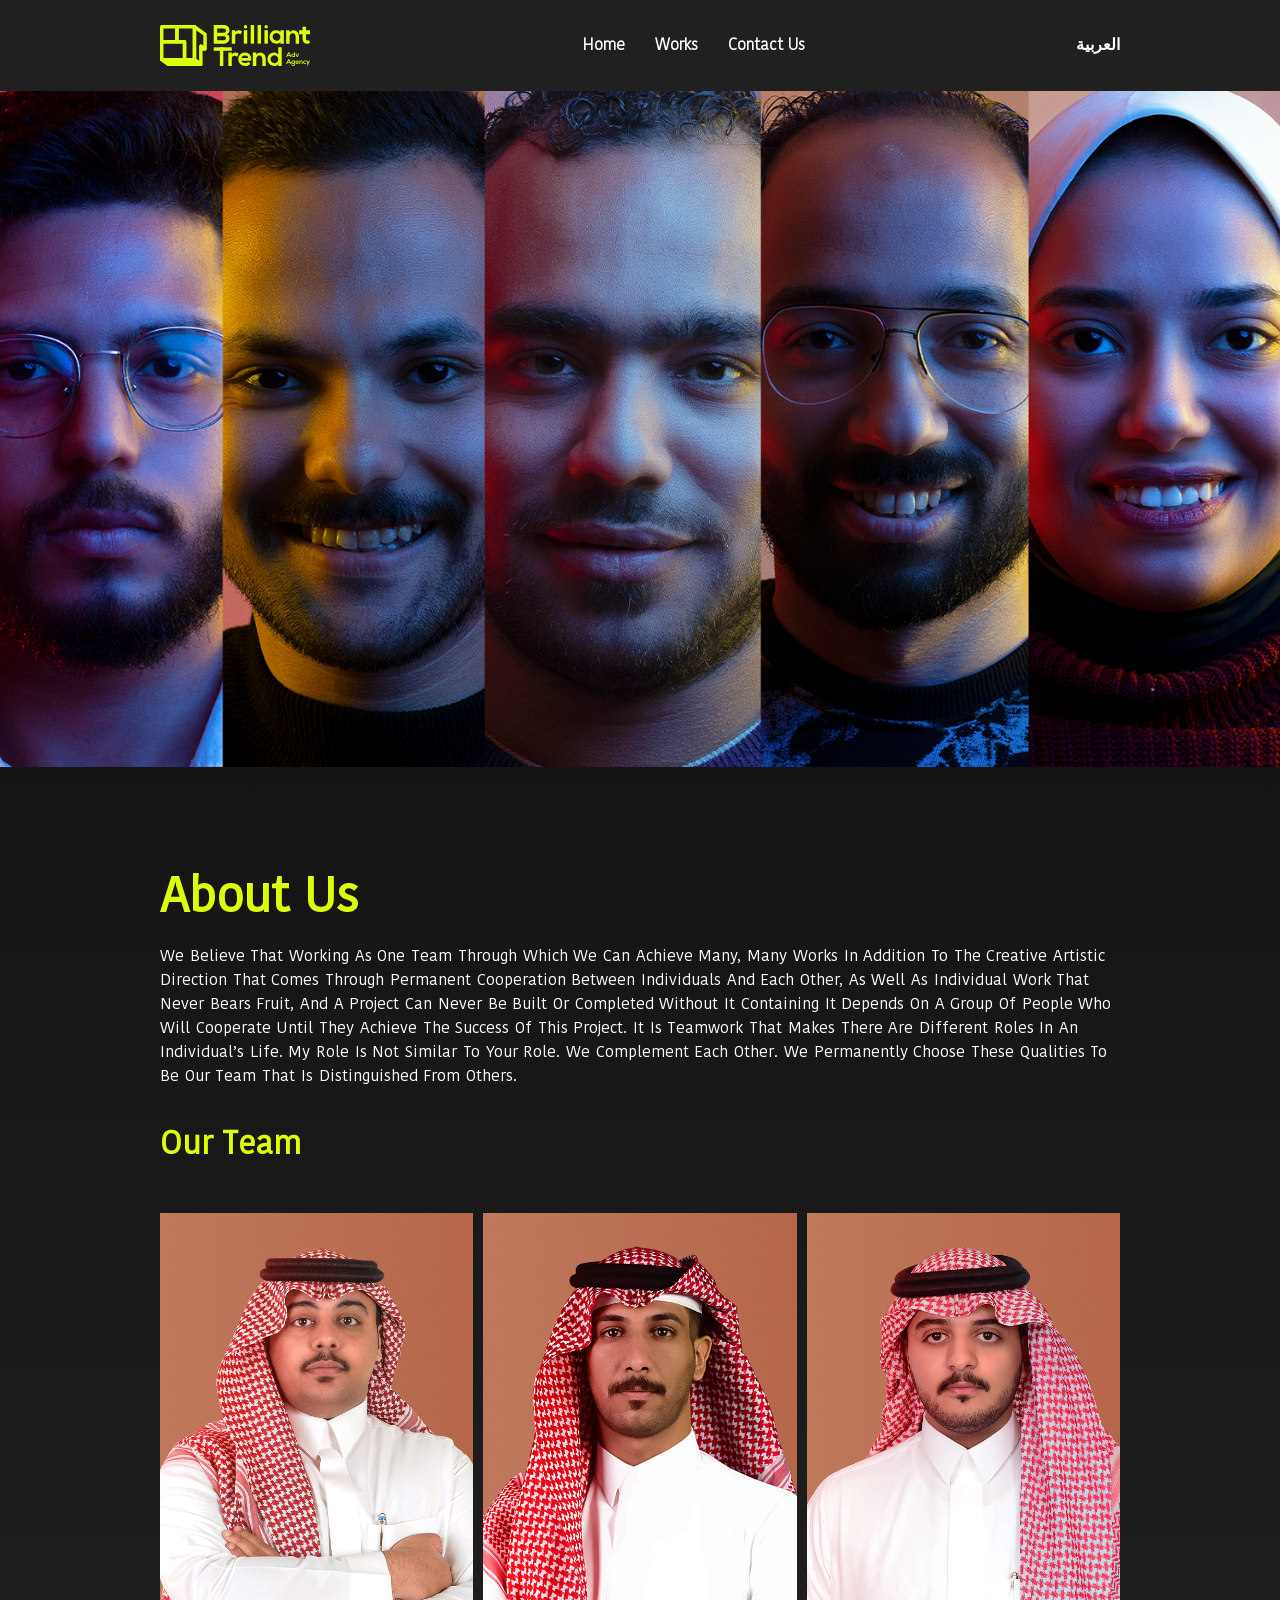
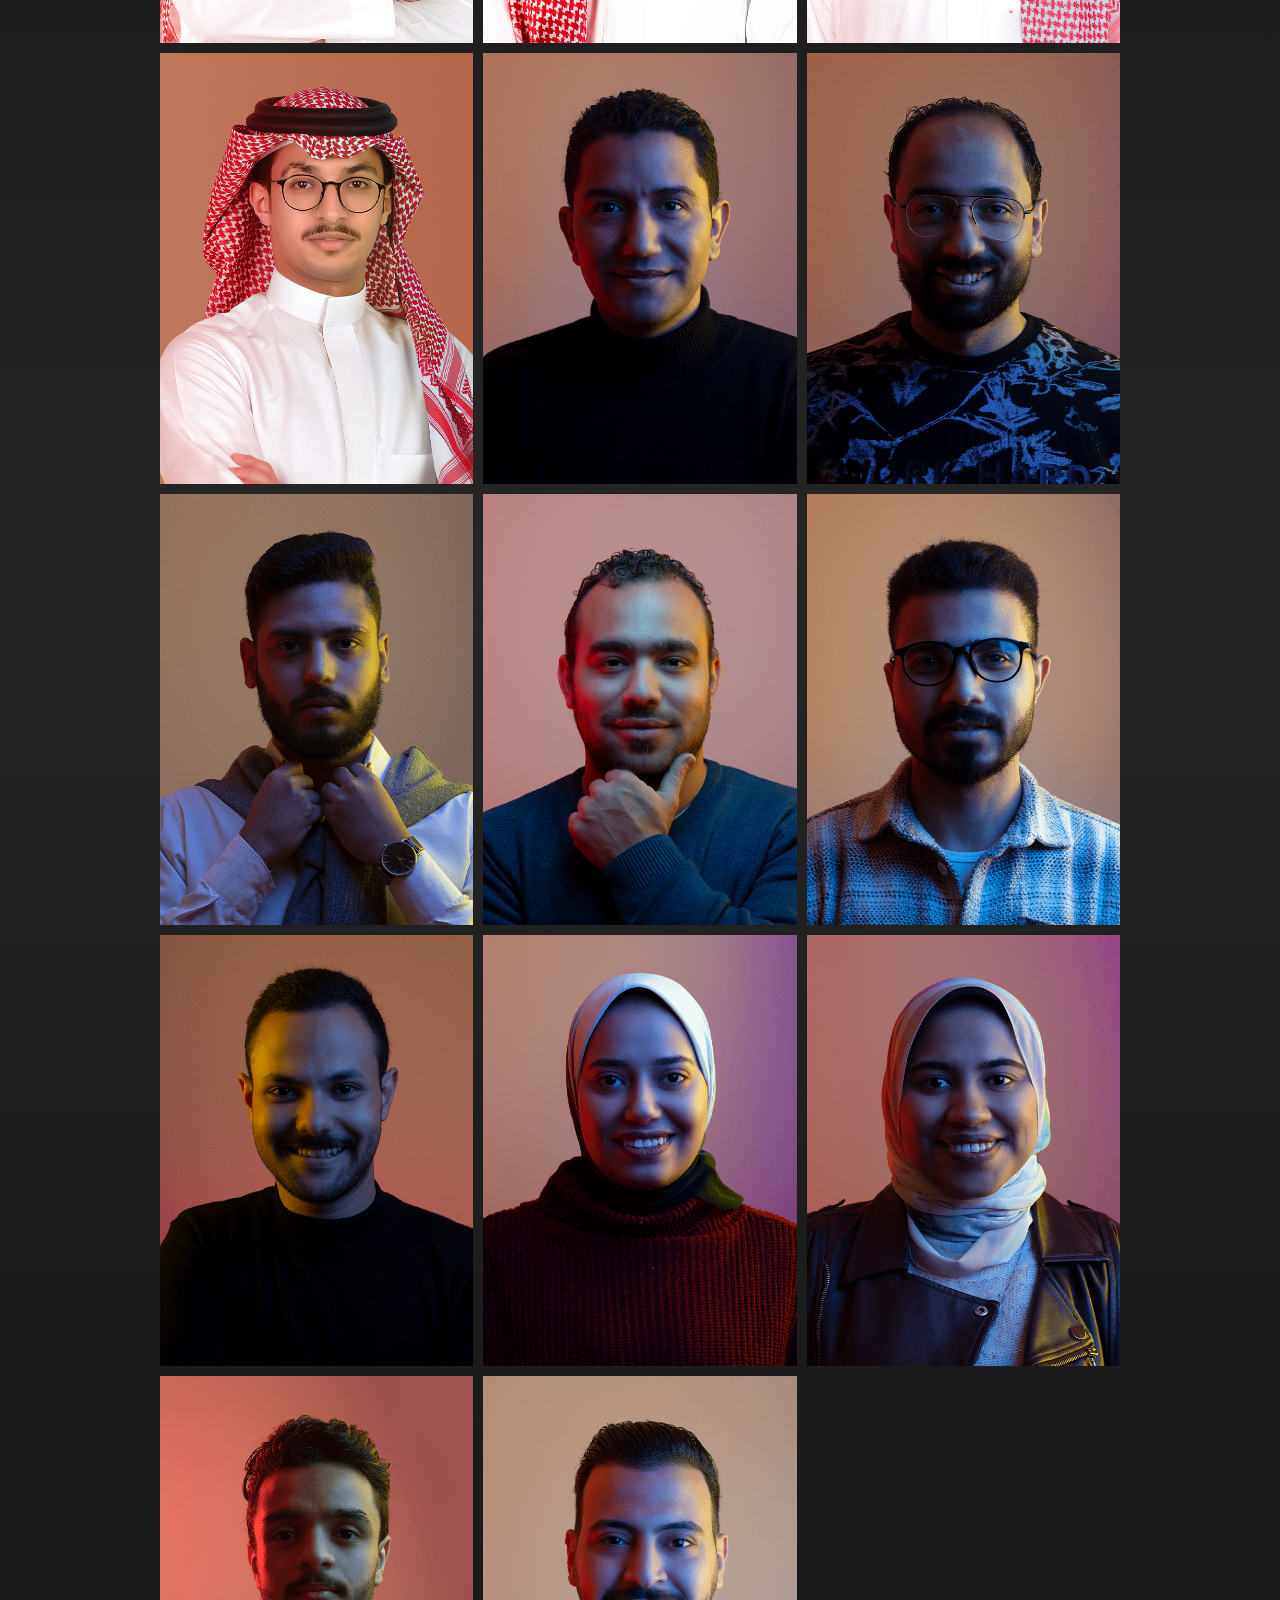
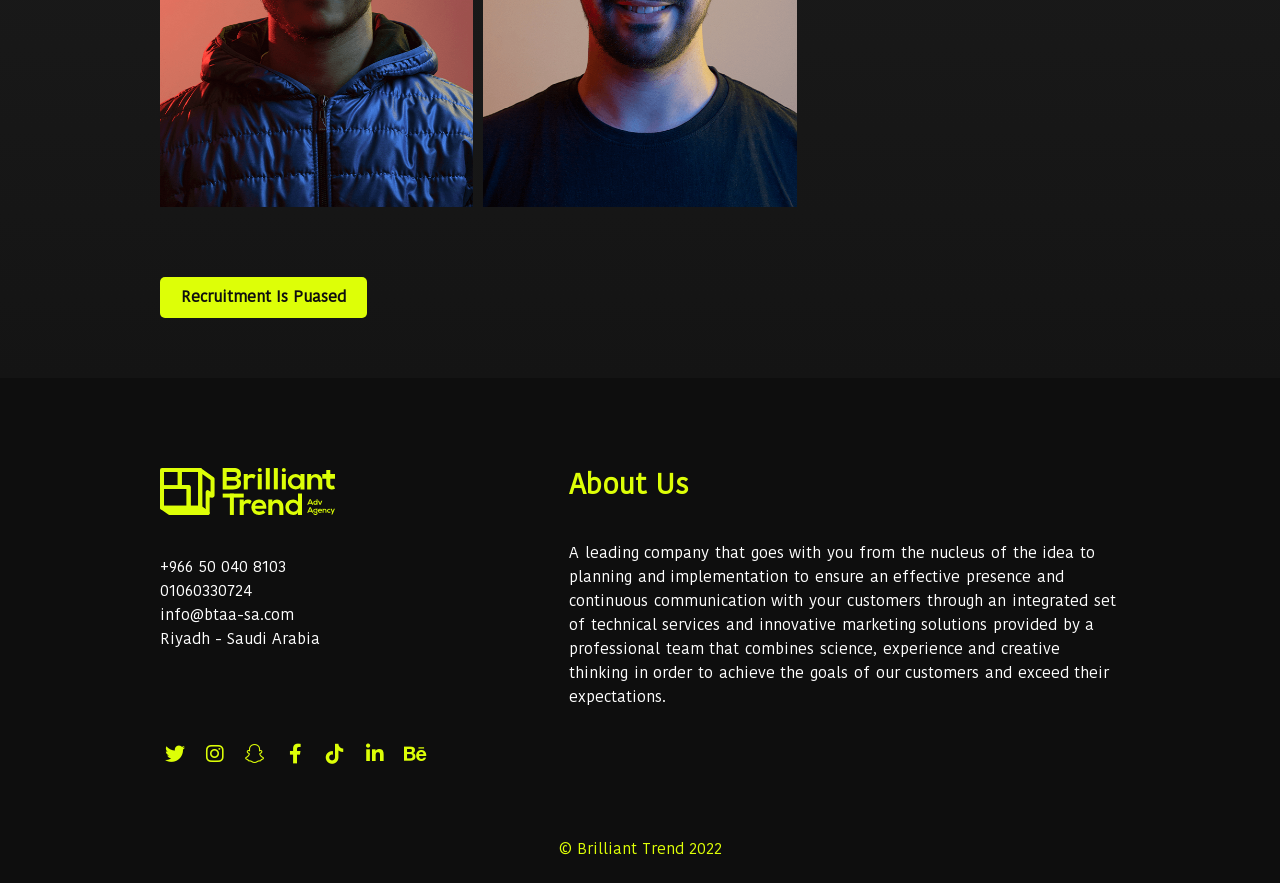
<file: aboutEn.html>
<!DOCTYPE html>
<html lang="en">
  <head>
    <!-- meta data -->
    <meta charset="UTF-8" />
    <meta http-equiv="X-UA-Compatible" content="IE=edge" />
    <meta name="viewport" content="width=device-width, initial-scale=1.0" />
    <link
      rel="shortcut icon"
      href="assets/images/logo.svg"
      type="image/x-icon"
    />
    <!--// meta data //-->

    <title>Brilliant Trend | about us</title>

    <!-- font awesome -->
    <link rel="stylesheet" href="assets/css/all.min.css" />

    <!-- bootstrap files -->
    <link rel="stylesheet" href="assets/css/bootstrap.min.css" />

    <link
      rel="stylesheet"
      href="https://cdnjs.cloudflare.com/ajax/libs/OwlCarousel2/2.3.4/assets/owl.carousel.min.css"
      integrity="sha512-tS3S5qG0BlhnQROyJXvNjeEM4UpMXHrQfTGmbQ1gKmelCxlSEBUaxhRBj/EFTzpbP4RVSrpEikbmdJobCvhE3g=="
      crossorigin="anonymous"
      referrerpolicy="no-referrer"
    />

    <link
      rel="stylesheet"
      href="https://cdnjs.cloudflare.com/ajax/libs/OwlCarousel2/2.3.4/assets/owl.theme.default.min.css"
      integrity="sha512-sMXtMNL1zRzolHYKEujM2AqCLUR9F2C4/05cdbxjjLSRvMQIciEPCQZo++nk7go3BtSuK9kfa/s+a4f4i5pLkw=="
      crossorigin="anonymous"
      referrerpolicy="no-referrer"
    />

    <!-- favicon -->
    <link
      rel="icon"
      type="image/x-icon"
      href="assets/images/favicon/android-chrome-512x512.png"
    />

    <!-- animation -->
    <link
      rel="stylesheet"
      href="https://cdnjs.cloudflare.com/ajax/libs/animate.css/4.1.1/animate.min.css"
    />

    <!-- css style -->
    <link rel="stylesheet" href="assets/css/styleEn.css" />
  </head>

  <body>
    <div class="aboutPage">
      <!-- normal navigation -->

      <div class="navigation">
        <div class="container">
          <div class="content">
            <div class="logo">
              <a href="indexEn.html">
                <img src="assets/images/yellowLogo.svg" alt="" />
              </a>
            </div>
            <ul class="list">
              <li><a href="indexEn.html">home</a></li>
              <li><a href="worksEn.html">works</a></li>
              <li><a href="contactEn.php">contact us</a></li>
            </ul>
            <div class="lang">
              <a href="about.html">العربية</a>
            </div>
          </div>
        </div>
      </div>

      <!-- normal navigation -->

      <!-- menu navbar -->

      <div class="menuNav">
        <div class="container">
          <div class="content">
            <div class="logo">
              <a href="indexEn.html">
                <img src="assets/images/yellowLogo.svg" alt="" />
              </a>
            </div>
            <div class="burger">
              <span></span>
              <span></span>
              <span></span>
            </div>
          </div>
        </div>
      </div>

      <!--// menu navbar //-->

      <div class="menuNavBody">
        <div class="container">
          <div class="close">
            <span></span>
            <span></span>
          </div>
          <div class="content">
            <div class="list">
              <ul>
                <li><a href="indexEn.html">home</a></li>
                <li><a href="worksEn.html">works</a></li>
                <li><a href="contactEn.php">contact us</a></li>
                <li><a href="about.html">العربية</a></li>
              </ul>
            </div>
          </div>
        </div>
      </div>

      <!-- ScrollToTop -->

      <div class="scrollToTopBtn">
        <div class="icon">
          <i class="fa-solid fa-caret-up"></i>
          <i class="fa-solid fa-caret-up"></i>
        </div>
      </div>

      <!--// ScrollToTop //-->

      <!-- header -->

      <div class="header">
        <img src="assets/images/team/teamCover.png" alt="" />
        <div class="container">
          <div class="content"></div>
        </div>
      </div>

      <!--// header //-->

      <!-- about us -->

      <div class="about">
        <div class="container">
          <div class="content">
            <div class="text">
              <div class="title">
                <h2 class="wow animate__animated animate__fadeInUp">
                  about us
                </h2>
              </div>
              <div class="description wow animate__animated animate__fadeInUp">
                We believe that working as one team through which we can achieve
                many, many works in addition to the creative artistic direction
                that comes through permanent cooperation between individuals and
                each other, as well as individual work that never bears fruit,
                and a project can never be built or completed without it
                containing It depends on a group of people who will cooperate
                until they achieve the success of this project. It is teamwork
                that makes there are different roles in an individual’s life. My
                role is not similar to your role. We complement each other. We
                permanently choose these qualities to be our team that is
                distinguished from others.
              </div>
              <div class="partners mt-3">
                <h3 class="wow animate__animated animate__fadeInUp">
                  our team
                </h3>
                <div class="teamMemebrs"></div>
              </div>
              <div class="recruitment wow animate__animated animate__fadeInUp">
                <a>recruitment is puased</a>
                <!-- <a href="#" class="" disabled>now, you can join us</a> -->
              </div>
            </div>
          </div>
        </div>
      </div>

      <!--// about us //-->
      <!-- footer -->

      <div class="footer">
        <div class="container">
          <div class="content">
            <div class="data">
              <div class="logo">
                <a href="indexEn.html">
                  <img src="assets/images/yellowLogo.svg" alt=""
                /></a>
              </div>
              <div class="contactDetails">
                <a href="tel:+966540007013">+966 50 040 8103</a>
                <a href="https://wa.me/+201060330724?text=" target="_blank"
                  >01060330724</a
                >
                <a href="mailto:info@btaa-sa.com">info@btaa-sa.com</a>
                <p>Riyadh - Saudi Arabia</p>
              </div>
            </div>
            <div class="footerDescription">
              <h3 class="colTitle">about us</h3>
              <p>
                A leading company that goes with you from the nucleus of the
                idea to planning and implementation to ensure an effective
                presence and continuous communication with your customers
                through an integrated set of technical services and innovative
                marketing solutions provided by a professional team that
                combines science, experience and creative thinking in order to
                achieve the goals of our customers and exceed their
                expectations.
              </p>
            </div>
            <div class="social">
              <div class="accounts">
                <a href="https://twitter.com/BrilliantTrend" target="_blank"
                  ><i class="fa-brands fa-twitter"></i
                ></a>
                <a
                  href="https://www.instagram.com/brilliant.trend"
                  target="_blank"
                  ><i class="fa-brands fa-instagram"></i
                ></a>
                <a
                  href="https://www.snapchat.com/add/brilliant.trend"
                  target="_blank"
                  ><i class="fa-brands fa-snapchat"></i
                ></a>
                <a
                  href="https://www.facebook.com/brilliant.trend"
                  target="_blank"
                  ><i class="fa-brands fa-facebook-f"></i
                ></a>
                <a
                  href="https://www.tiktok.com/@brilliant.trend"
                  target="_blank"
                  ><i class="fa-brands fa-tiktok"></i
                ></a>
                <!-- <a href="hhttps://www.pinterest.com/btrendksa/" target="_blank"><i class="fa-brands fa-pinterest-p"></i></a> -->
                <a
                  href="https://www.linkedin.com/company/brilliant.trend/"
                  target="_blank"
                  ><i class="fa-brands fa-linkedin-in"></i
                ></a>
                <!-- <a href="https://vimeo.com/user189768433" target="_blank"><i class="fa-brands fa-vimeo-v"></i></a> -->
                <a href="https://www.behance.net/brillianttrend" target="_blank"
                  ><i class="fa-brands fa-behance"></i
                ></a>
              </div>
            </div>
          </div>
        </div>
      </div>

      <div class="rights">
        <div class="container">
          <p>&copy; brilliant trend 2022</p>
        </div>
      </div>

      <!--// footer //-->
    </div>

    <script
      src="https://cdnjs.cloudflare.com/ajax/libs/jquery/3.6.1/jquery.min.js"
      integrity="sha512-aVKKRRi/Q/YV+4mjoKBsE4x3H+BkegoM/em46NNlCqNTmUYADjBbeNefNxYV7giUp0VxICtqdrbqU7iVaeZNXA=="
      crossorigin="anonymous"
      referrerpolicy="no-referrer"
    ></script>
    <script
      src="https://cdnjs.cloudflare.com/ajax/libs/OwlCarousel2/2.3.4/owl.carousel.min.js"
      integrity="sha512-bPs7Ae6pVvhOSiIcyUClR7/q2OAsRiovw4vAkX+zJbw3ShAeeqezq50RIIcIURq7Oa20rW2n2q+fyXBNcU9lrw=="
      crossorigin="anonymous"
      referrerpolicy="no-referrer"
    ></script>
    <script src="assets/js/bootstrap.min.js"></script>
    <script src="assets/js/popper.min.js"></script>
    <script src="https://cdnjs.cloudflare.com/ajax/libs/wow/1.1.2/wow.min.js"></script>
    <script src="assets/js/main.js"></script>
  </body>
</html>
</file>
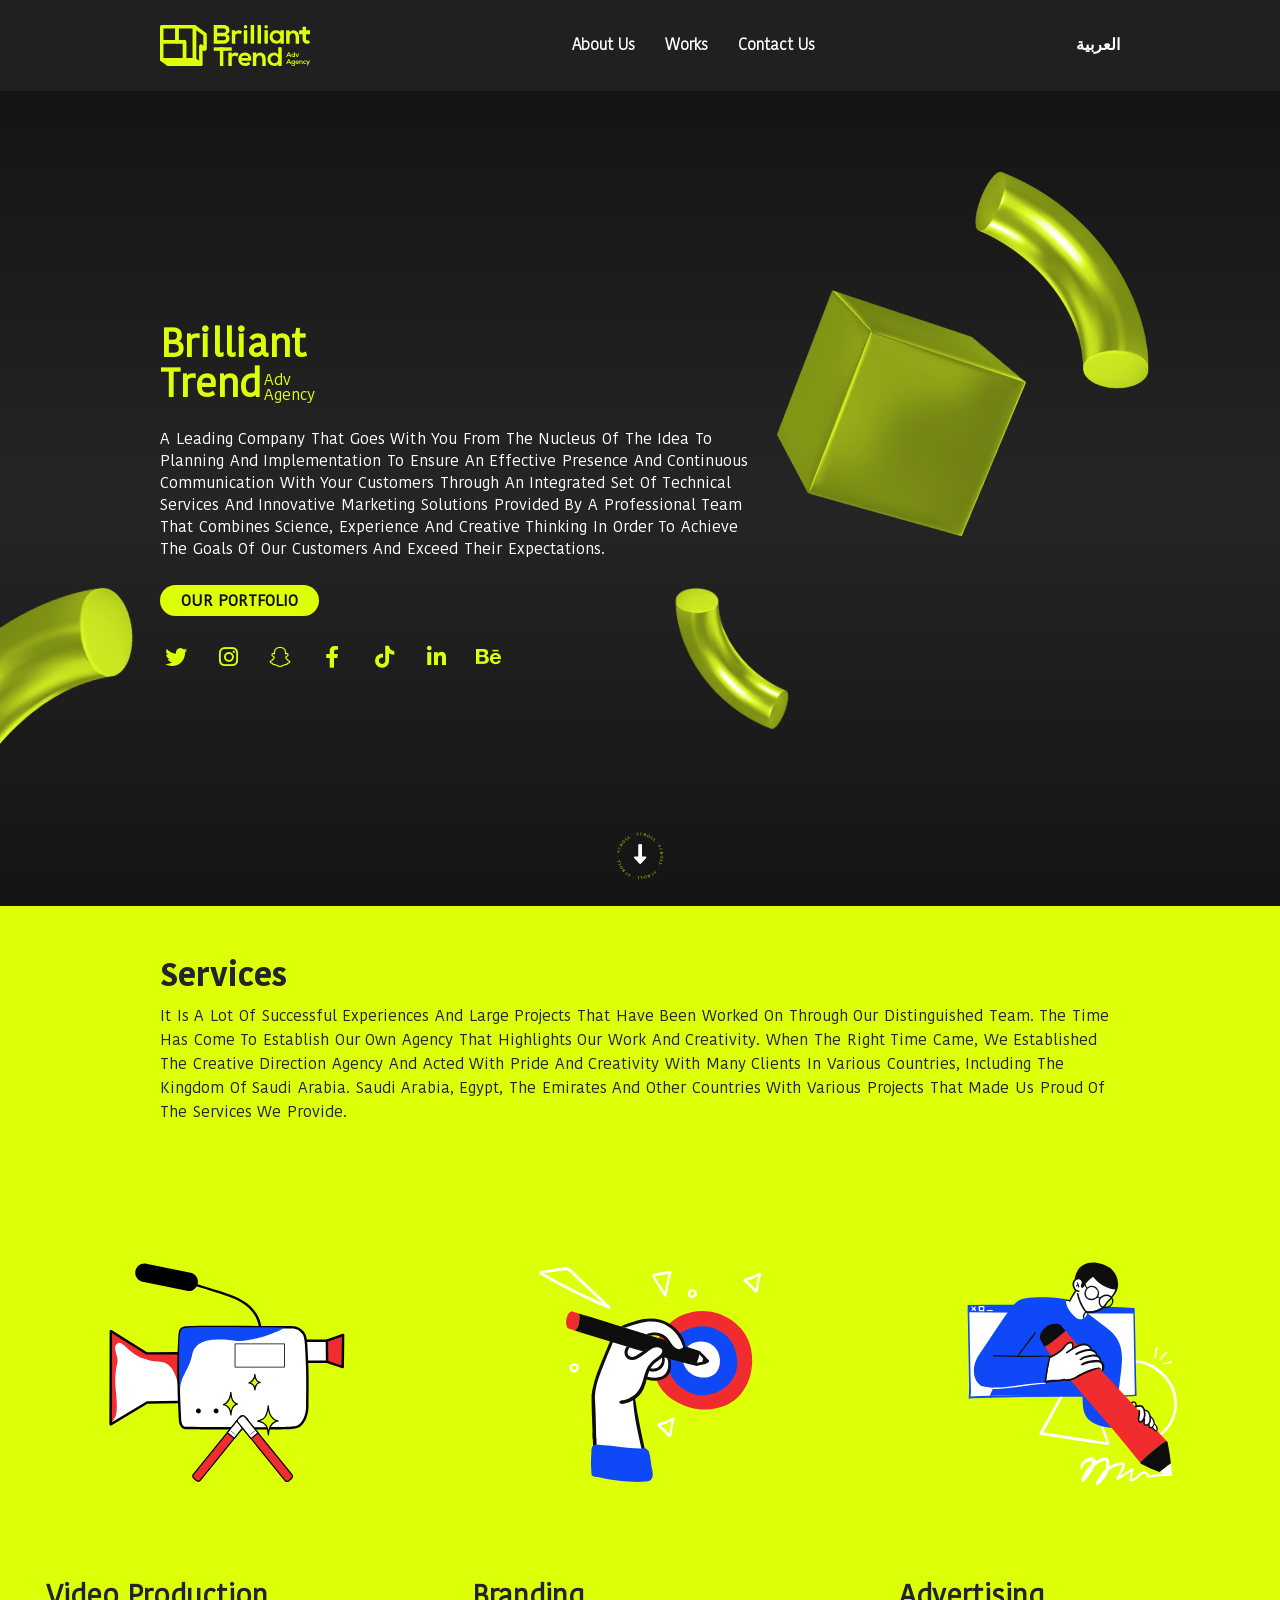
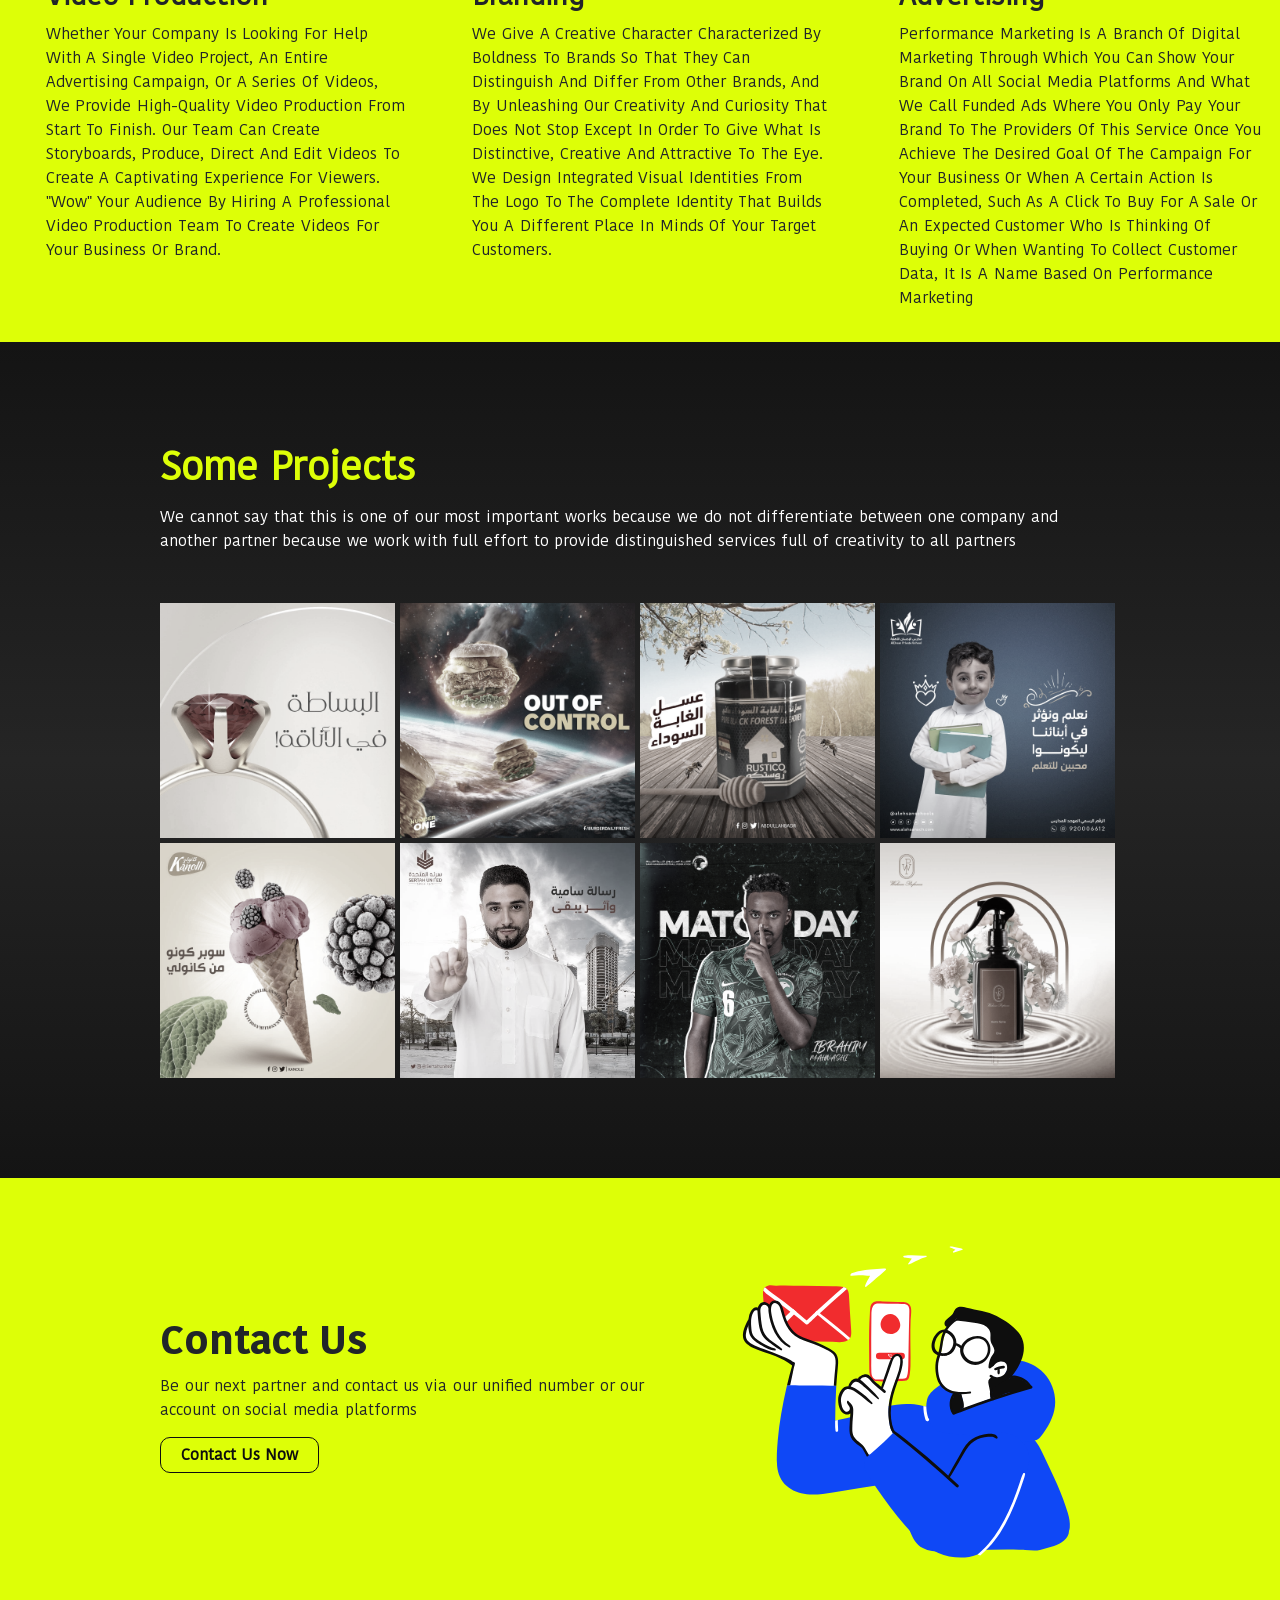
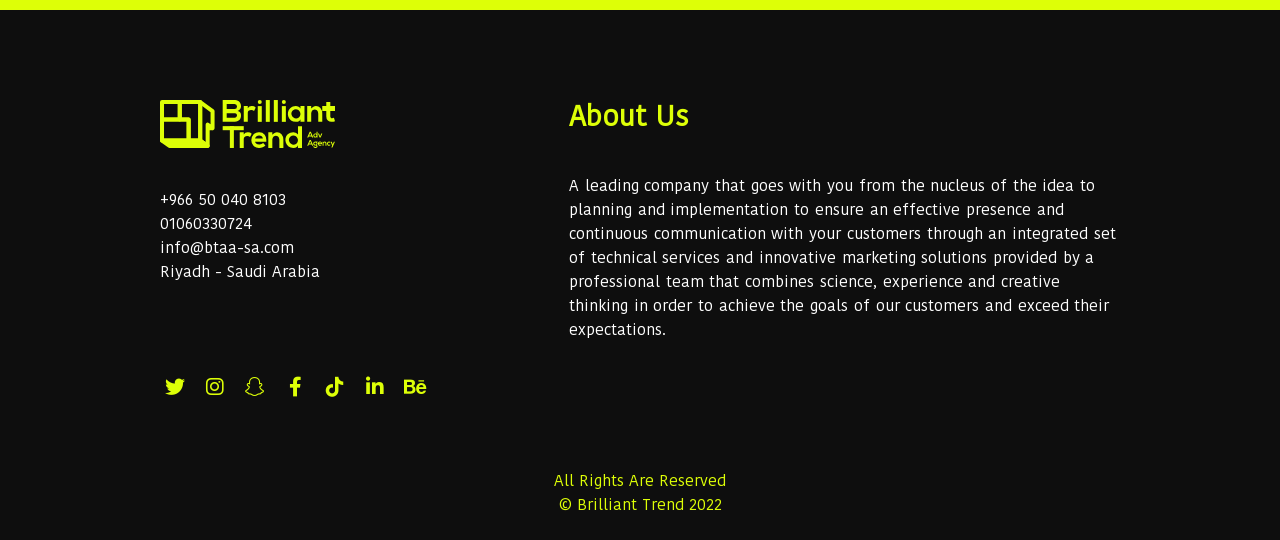
<file: indexEn.html>
<!DOCTYPE html>
<html lang="en">
  <head>
    <!-- meta data -->
    <meta charset="UTF-8" />
    <meta http-equiv="X-UA-Compatible" content="IE=edge" />
    <meta name="viewport" content="width=device-width, initial-scale=1.0" />
    <link
      rel="shortcut icon"
      href="assets/images/logo.svg"
      type="image/x-icon"
    />
    <!--// meta data //-->

    <title>Brilliant Trend</title>

    <!-- font awesome -->
    <link rel="stylesheet" href="assets/css/all.min.css" />

    <!-- bootstrap files -->
    <link rel="stylesheet" href="assets/css/bootstrap.min.css" />

    <link
      rel="stylesheet"
      href="https://cdnjs.cloudflare.com/ajax/libs/OwlCarousel2/2.3.4/assets/owl.carousel.min.css"
      integrity="sha512-tS3S5qG0BlhnQROyJXvNjeEM4UpMXHrQfTGmbQ1gKmelCxlSEBUaxhRBj/EFTzpbP4RVSrpEikbmdJobCvhE3g=="
      crossorigin="anonymous"
      referrerpolicy="no-referrer"
    />

    <link
      rel="stylesheet"
      href="https://cdnjs.cloudflare.com/ajax/libs/OwlCarousel2/2.3.4/assets/owl.theme.default.min.css"
      integrity="sha512-sMXtMNL1zRzolHYKEujM2AqCLUR9F2C4/05cdbxjjLSRvMQIciEPCQZo++nk7go3BtSuK9kfa/s+a4f4i5pLkw=="
      crossorigin="anonymous"
      referrerpolicy="no-referrer"
    />

    <!-- favicon -->
    <link
      rel="icon"
      type="image/x-icon"
      href="assets/images/favicon/android-chrome-512x512.png"
    />

    <!-- animation -->
    <link
      rel="stylesheet"
      href="https://cdnjs.cloudflare.com/ajax/libs/animate.css/4.1.1/animate.min.css"
    />

    <!-- css style -->
    <link rel="stylesheet" href="assets/css/styleEn.css" />
  </head>

  <body>
    <!-- normal navigation -->

    <div class="navigation">
      <div class="container">
        <div class="content">
          <div class="logo">
            <a href="indexEn.html">
              <img src="assets/images/yellowLogo.svg" />
            </a>
          </div>
          <ul class="list">
            <!-- <li><a href="index.html">home</a></li> -->
            <li><a href="aboutEn.html">about us</a></li>
            <li><a href="worksEn.html">works</a></li>
            <li><a href="contactEn.php">contact us</a></li>
          </ul>
          <div class="lang">
            <a href="index.html">العربية</a>
          </div>
        </div>
      </div>
    </div>

    <!-- normal navigation -->

    <!-- menu navbar -->

    <div class="menuNav">
      <div class="container">
        <div class="content">
          <div class="logo">
            <a href="indexEn.html">
              <img src="assets/images/yellowLogo.svg" alt="" />
            </a>
          </div>
          <div class="burger">
            <span></span>
            <span></span>
            <span></span>
          </div>
        </div>
      </div>
    </div>

    <!--// menu navbar //-->

    <div class="menuNavBody">
      <div class="container">
        <div class="close">
          <span></span>
          <span></span>
        </div>
        <div class="content">
          <div class="list">
            <ul>
              <li><a href="aboutEn.html">about us</a></li>
              <li><a href="worksEn.html">works</a></li>
              <li><a href="contactEn.php">contact us</a></li>
              <li><a href="index.html">العربية</a></li>
            </ul>
          </div>
        </div>
      </div>
    </div>

    <!-- ScrollToTop -->

    <div class="scrollToTopBtn">
      <div class="icon">
        <i class="fa-solid fa-caret-up"></i>
        <i class="fa-solid fa-caret-up"></i>
      </div>
    </div>

    <!--// ScrollToTop //-->

    <!-- header -->

    <div class="header">
      <div class="headerImages">
        <div class="image1">
          <img
            src="assets/images/image1.png"
            class="image"
            data-speed="5"
            alt=""
          />
        </div>
        <div class="image2">
          <img
            src="assets/images/image2.png"
            class="image"
            data-speed="4"
            alt=""
          />
        </div>
        <div class="image3">
          <img
            src="assets/images/image3.png"
            class="image"
            data-speed="3"
            alt=""
          />
        </div>
        <div class="image4">
          <img
            src="assets/images/image4.png"
            class="image"
            data-speed="4"
            alt=""
          />
        </div>
      </div>
      <div class="container">
        <div class="content">
          <div class="text">
            <div class="title wow animate__animated animate__fadeInUp">
              <div class="brilliant">
                <h1>brilliant</h1>
              </div>
              <div class="trendAgency">
                <h1>trend</h1>
                <div class="adv">
                  <span>adv</span>
                  <span>agency</span>
                </div>
              </div>
            </div>

            <div class="companyDes wow animate__animated animate__fadeInUp">
              <p>
                A leading company that goes with you from the nucleus of the
                idea to planning and implementation to ensure an effective
                presence and continuous communication with your customers
                through an integrated set of technical services and innovative
                marketing solutions provided by a professional team that
                combines science, experience and creative thinking in order to
                achieve the goals of our customers and exceed their
                expectations.
              </p>
            </div>

            <div class="portfolioBtn wow animate__animated animate__fadeInUp">
              <a href="works.html">our portfolio</a>
            </div>

            <div class="social wow animate__animated animate__fadeInUp">
              <a href="https://twitter.com/BrilliantTrend" target="_blank"
                ><i class="fa-brands fa-twitter"></i
              ></a>
              <a
                href="https://www.instagram.com/brilliant.trend"
                target="_blank"
                ><i class="fa-brands fa-instagram"></i
              ></a>
              <a
                href="https://www.snapchat.com/add/brilliant.trend"
                target="_blank"
                ><i class="fa-brands fa-snapchat"></i
              ></a>
              <a href="https://www.facebook.com/brilliant.trend" target="_blank"
                ><i class="fa-brands fa-facebook-f"></i
              ></a>
              <a href="https://www.tiktok.com/@brilliant.trend" target="_blank"
                ><i class="fa-brands fa-tiktok"></i
              ></a>
              <!-- <a href="hhttps://www.pinterest.com/btrendksa/" target="_blank"><i class="fa-brands fa-pinterest-p"></i></a> -->
              <a
                href="https://www.linkedin.com/company/brilliant.trend/"
                target="_blank"
                ><i class="fa-brands fa-linkedin-in"></i
              ></a>
              <!-- <a href="https://vimeo.com/user189768433" target="_blank"><i class="fa-brands fa-vimeo-v"></i></a> -->
              <a href="https://www.behance.net/brillianttrend" target="_blank"
                ><i class="fa-brands fa-behance"></i
              ></a>
            </div>
          </div>
        </div>
        <div class="scroller">
          <img src="assets/images/scrollImage.svg" alt="" />
          <a href="#services">
            <i class="fa-solid fa-down-long"></i>
          </a>
        </div>
      </div>
    </div>

    <!--// header //-->

    <!-- services -->

    <div class="services" id="services">
      <div class="container">
        <div class="content">
          <h2 class="wow animate__animated animate__fadeInUp">services</h2>
          <p class="wow animate__animated animate__fadeInUp">
            It is a lot of successful experiences and large projects that have
            been worked on through our distinguished team. The time has come to
            establish our own agency that highlights our work and creativity.
            When the right time came, we established the Creative Direction
            Agency and acted with pride and creativity with many clients in
            various countries, including the Kingdom of Saudi Arabia. Saudi
            Arabia, Egypt, the Emirates and other countries with various
            projects that made us proud of the services we provide.
          </p>
        </div>
      </div>

      <div class="serviceBlock">
        <div class="owl-carousel owl-theme mt-5">
          <div class="item">
            <div class="image">
              <img src="assets/images/services/programing.svg" alt="" />
            </div>
            <div class="text">
              <h3 class="wow animate__animated animate__fadeInUp">
                web development
              </h3>
              <p class="wow animate__animated animate__fadeInUp">
                We are working on developing static and simple websites and even
                mobile professional websites, in addition to developing all
                websites with the latest trends and technologies, and all our
                websites on Google include a responsive layout in addition to
                making it compatible with search engines so that it appears in
                the initial results
              </p>
            </div>
          </div>

          <div class="item">
            <div class="image">
              <img src="assets/images/services/production.svg" alt="" />
            </div>
            <div class="text">
              <h3 class="wow animate__animated animate__fadeInUp">
                video production
              </h3>
              <p class="wow animate__animated animate__fadeInUp">
                Whether your company is looking for help with a single video
                project, an entire advertising campaign, or a series of videos,
                we provide high-quality video production from start to finish.
                Our team can create storyboards, produce, direct and edit videos
                to create a captivating experience for viewers. "Wow" your
                audience by hiring a professional video production team to
                create videos for your business or brand.
              </p>
            </div>
          </div>
          <div class="item">
            <div class="image">
              <img src="assets/images/services/branding.svg" alt="" />
            </div>
            <div class="text">
              <h3 class="wow animate__animated animate__fadeInUp">branding</h3>
              <p class="wow animate__animated animate__fadeInUp">
                We give a creative character characterized by boldness to brands
                so that they can distinguish and differ from other brands, and
                by unleashing our creativity and curiosity that does not stop
                except in order to give what is distinctive, creative and
                attractive to the eye. We design integrated visual identities
                from the logo to the complete identity that builds you a
                different place in minds of your target customers.
              </p>
            </div>
          </div>

          <div class="item">
            <div class="image">
              <img src="assets/images/services/announce.svg" alt="" />
            </div>
            <div class="text">
              <h3 class="wow animate__animated animate__fadeInUp">
                advertising
              </h3>
              <p class="wow animate__animated animate__fadeInUp">
                Performance marketing is a branch of digital marketing through
                which you can show your brand on all social media platforms and
                what we call funded ads where you only pay your brand to the
                providers of this service once you achieve the desired goal of
                the campaign for your business or when a certain action is
                completed, such as a click to buy For a sale or an expected
                customer who is thinking of buying or when wanting to collect
                customer data, it is a name based on performance marketing
              </p>
            </div>
          </div>

          <div class="item">
            <div class="image">
              <img src="assets/images/services/motion.svg" alt="" />
            </div>
            <div class="text">
              <h3 class="wow animate__animated animate__fadeInUp">motion</h3>
              <p class="wow animate__animated animate__fadeInUp">
                We use visual effects, animation, and other methods to draw what
                is in our imaginations, and thus we can revive our ideas and
                unleash their presence on the ground. Without creative ideas and
                sufficient experience, you will not be able to draw or show what
                is in your imagination, because all this does not exist except
                in a creative team full of expertise and equipped With all the
                equipment to produce high-quality animation.
              </p>
            </div>
          </div>
        </div>
      </div>
    </div>

    <!--// services //-->

    <!-- works -->

    <div class="works">
      <div class="container">
        <div class="text">
          <div class="title wow animate__animated animate__fadeInUp">
            <h2>some projects</h2>
          </div>
          <p class="wow animate__animated animate__fadeInUp">
            We cannot say that this is one of our most important works because
            we do not differentiate between one company and another partner
            because we work with full effort to provide distinguished services
            full of creativity to all partners
          </p>
        </div>
        <div class="gallary">
          <div class="item wow animate__animated animate__fadeInUp">
            <img src="assets/images/projects/sc/lmas10.jpg" alt="" />
            <div class="details">
              <h3>lmas</h3>
            </div>
          </div>
          <div class="item wow animate__animated animate__fadeInUp">
            <img src="assets/images/projects/sc/burger2.jpg" alt="" />
            <div class="details">
              <h3>burger</h3>
            </div>
          </div>
          <div class="item wow animate__animated animate__fadeInUp">
            <img src="assets/images/projects/sc/badr1.jpg" alt="" />
            <div class="details">
              <h3>abdullah-badr</h3>
            </div>
          </div>
          <div class="item wow animate__animated animate__fadeInUp">
            <img src="assets/images/projects/sc/alahsan8.jpg" alt="" />
            <div class="details">
              <h3>alehsan-schools</h3>
            </div>
          </div>
          <div class="item wow animate__animated animate__fadeInUp">
            <img src="assets/images/projects/sc/kanolli3.jpg" alt="" />
            <div class="details">
              <h3>kanolli</h3>
            </div>
          </div>
          <div class="item wow animate__animated animate__fadeInUp">
            <img src="assets/images/projects/sc/sertah1.jpg" alt="" />
            <div class="details">
              <h3>sertah-united</h3>
            </div>
          </div>
          <div class="item wow animate__animated animate__fadeInUp">
            <img src="assets/images/projects/sc/sport2.png " alt="" />
            <div class="details">
              <h3>sports</h3>
            </div>
          </div>
          <div class="item wow animate__animated animate__fadeInUp">
            <img src="assets/images/projects/sc/wahm4.jpg" alt="" />
            <div class="details">
              <h3>waham</h3>
            </div>
          </div>
        </div>
      </div>
      <!-- <div class="worksFinish">
        <img src="assets/images/worksFinish.png" alt="">
      </div> -->
    </div>

    <!--// works //-->

    <div class="contact">
      <div class="container">
        <div class="content">
          <div class="text">
            <div class="title wow animate__animated animate__fadeInUp">
              <h2>contact us</h2>
            </div>
            <div class="description wow animate__animated animate__fadeInUp">
              <p>
                Be our next partner and contact us via our unified number or our
                account on social media platforms
              </p>
            </div>
            <div class="contactBtn wow animate__animated animate__fadeInUp">
              <a href="contact.php">contact us now</a>
            </div>
          </div>
          <div class="image">
            <img src="assets/images/contact_us.svg" alt="" />
          </div>
        </div>
      </div>
    </div>

    <!-- footer -->

    <div class="footer">
      <div class="container">
        <div class="content">
          <div class="data">
            <div class="logo">
              <a href="indexEn.html">
                <img src="assets/images/yellowLogo.svg" alt=""
              /></a>
            </div>
            <div class="contactDetails">
              <a href="tel:+966540007013">+966 50 040 8103</a>
              <a href="https://wa.me/+201060330724?text=" target="_blank"
                >01060330724</a
              >
              <a href="mailto:info@btaa-sa.com">info@btaa-sa.com</a>
              <p>Riyadh - Saudi Arabia</p>
            </div>
          </div>
          <div class="footerDescription">
            <h3 class="colTitle">about us</h3>
            <p>
              A leading company that goes with you from the nucleus of the idea
              to planning and implementation to ensure an effective presence and
              continuous communication with your customers through an integrated
              set of technical services and innovative marketing solutions
              provided by a professional team that combines science, experience
              and creative thinking in order to achieve the goals of our
              customers and exceed their expectations.
            </p>
          </div>
          <div class="social">
            <div class="accounts">
              <a href="https://twitter.com/BrilliantTrend" target="_blank"
                ><i class="fa-brands fa-twitter"></i
              ></a>
              <a
                href="https://www.instagram.com/brilliant.trend"
                target="_blank"
                ><i class="fa-brands fa-instagram"></i
              ></a>
              <a
                href="https://www.snapchat.com/add/brilliant.trend"
                target="_blank"
                ><i class="fa-brands fa-snapchat"></i
              ></a>
              <a href="https://www.facebook.com/brilliant.trend" target="_blank"
                ><i class="fa-brands fa-facebook-f"></i
              ></a>
              <a href="https://www.tiktok.com/@brilliant.trend" target="_blank"
                ><i class="fa-brands fa-tiktok"></i
              ></a>
              <!-- <a href="hhttps://www.pinterest.com/btrendksa/" target="_blank"><i class="fa-brands fa-pinterest-p"></i></a> -->
              <a
                href="https://www.linkedin.com/company/brilliant.trend/"
                target="_blank"
                ><i class="fa-brands fa-linkedin-in"></i
              ></a>
              <!-- <a href="https://vimeo.com/user189768433" target="_blank"><i class="fa-brands fa-vimeo-v"></i></a> -->
              <a href="https://www.behance.net/brillianttrend" target="_blank"
                ><i class="fa-brands fa-behance"></i
              ></a>
            </div>
          </div>
        </div>
      </div>
    </div>

    <div class="rights">
      <div class="container">
        <p>all rights are reserved</p>
        <p>&copy; brilliant trend 2022</p>
      </div>
    </div>

    <!--// footer //-->

    <script
      src="https://cdnjs.cloudflare.com/ajax/libs/jquery/3.6.1/jquery.min.js"
      integrity="sha512-aVKKRRi/Q/YV+4mjoKBsE4x3H+BkegoM/em46NNlCqNTmUYADjBbeNefNxYV7giUp0VxICtqdrbqU7iVaeZNXA=="
      crossorigin="anonymous"
      referrerpolicy="no-referrer"
    ></script>
    <script
      src="https://cdnjs.cloudflare.com/ajax/libs/OwlCarousel2/2.3.4/owl.carousel.min.js"
      integrity="sha512-bPs7Ae6pVvhOSiIcyUClR7/q2OAsRiovw4vAkX+zJbw3ShAeeqezq50RIIcIURq7Oa20rW2n2q+fyXBNcU9lrw=="
      crossorigin="anonymous"
      referrerpolicy="no-referrer"
    ></script>
    <script src="assets/js/bootstrap.min.js"></script>
    <script src="assets/js/popper.min.js"></script>
    <script src="https://cdnjs.cloudflare.com/ajax/libs/wow/1.1.2/wow.min.js"></script>
    <script src="assets/js/main.js"></script>
  </body>
</html>
</file>
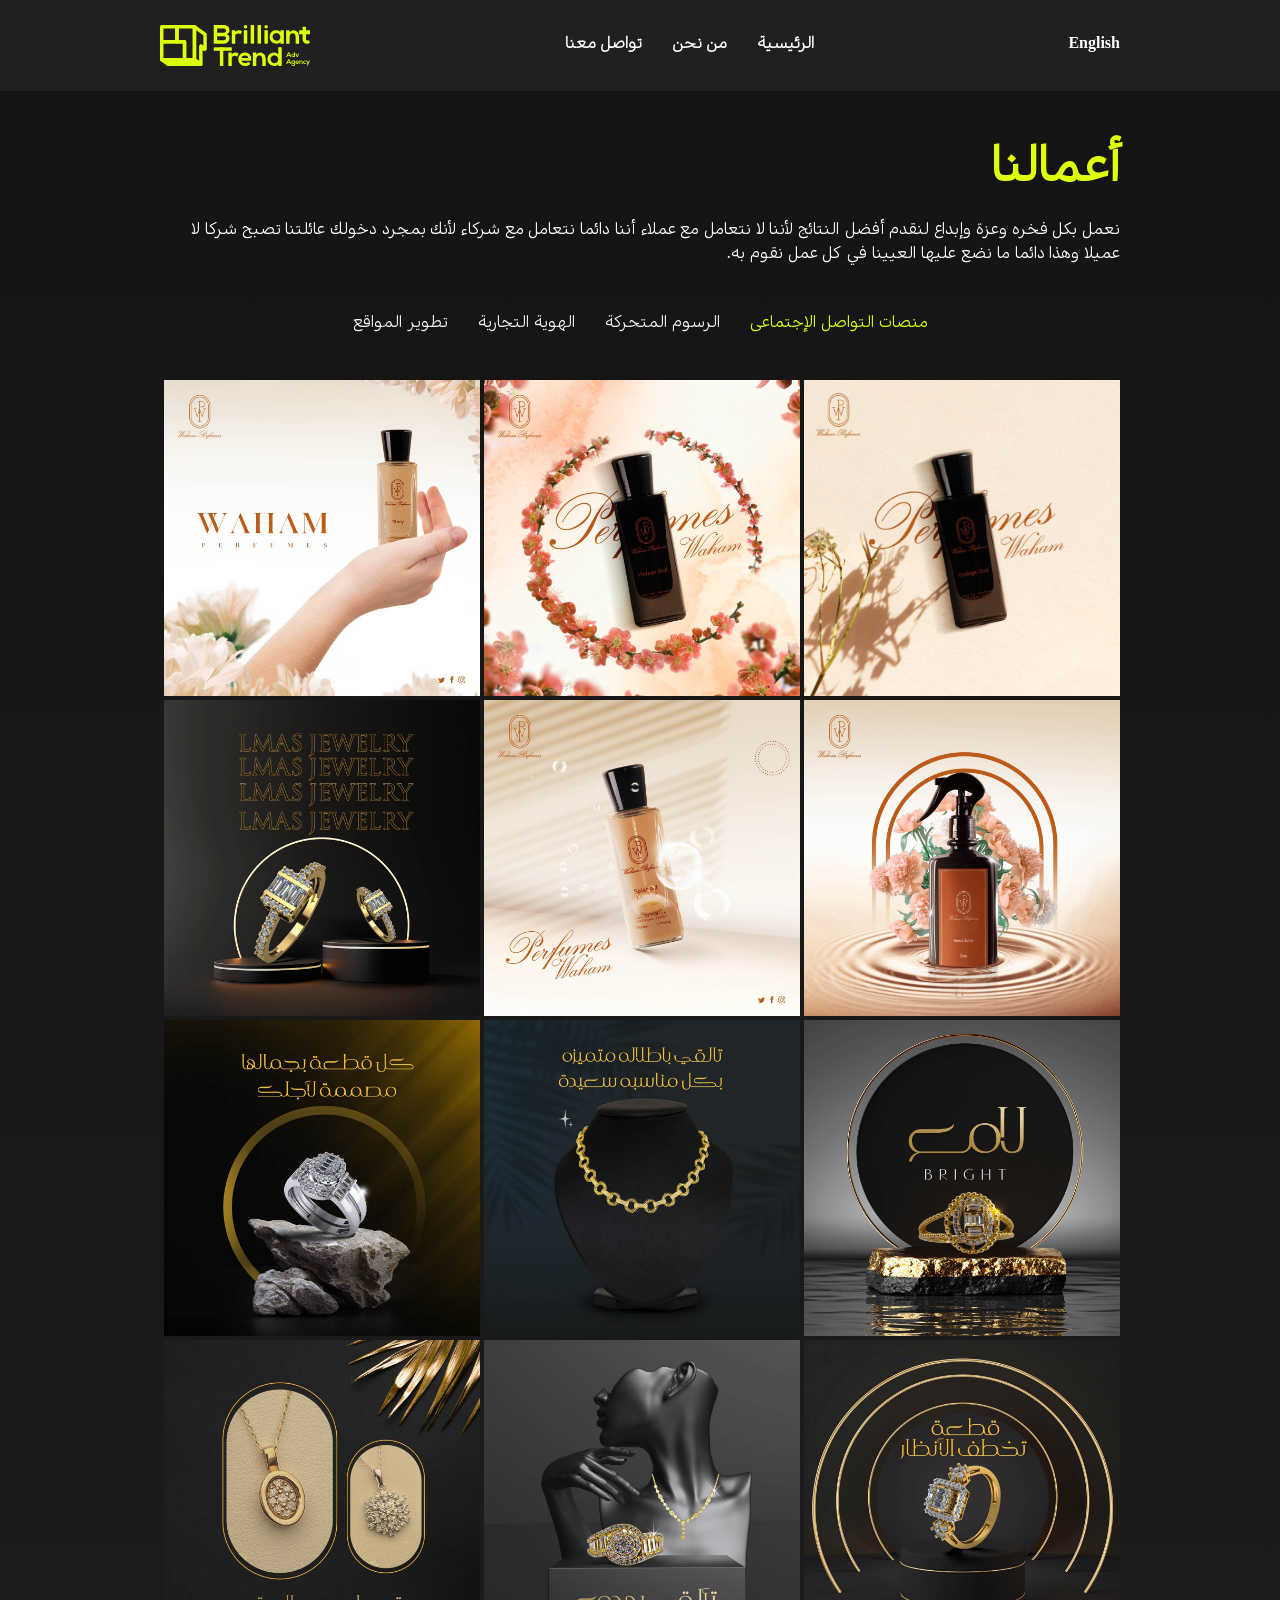
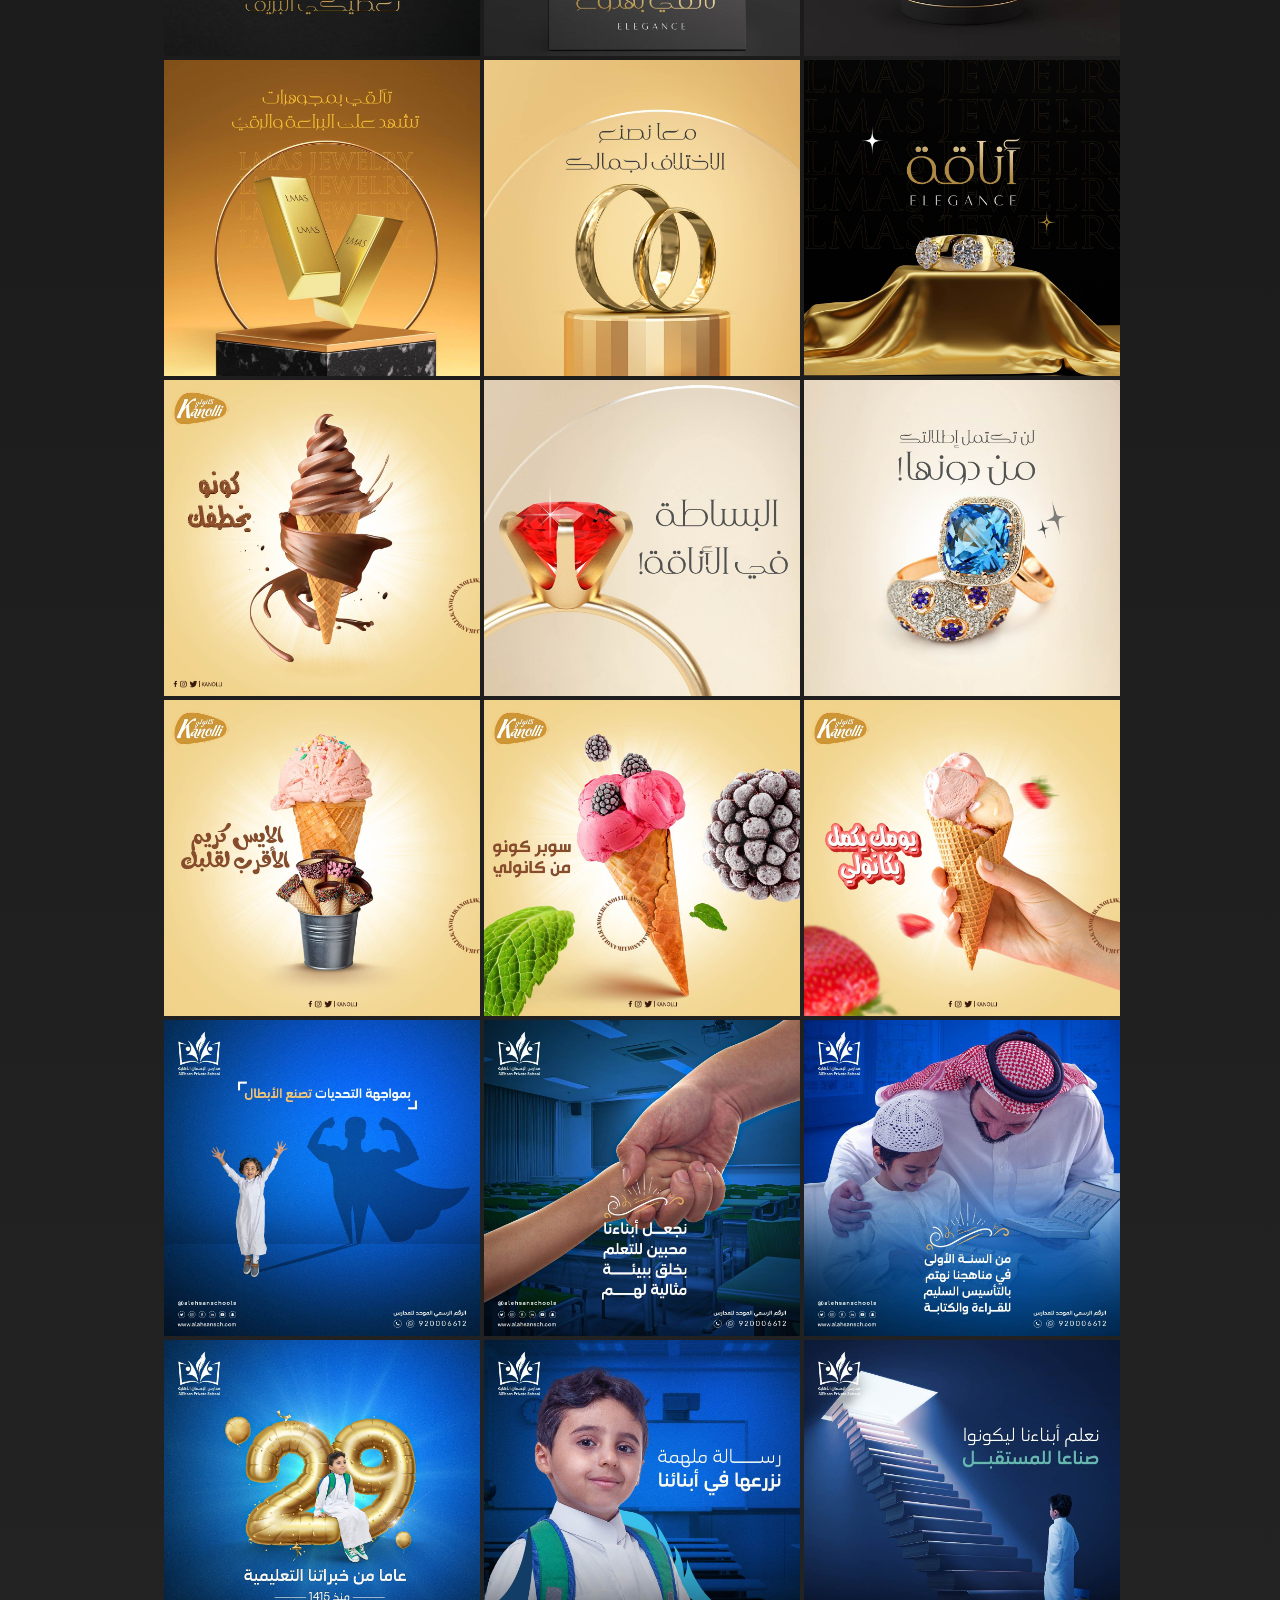
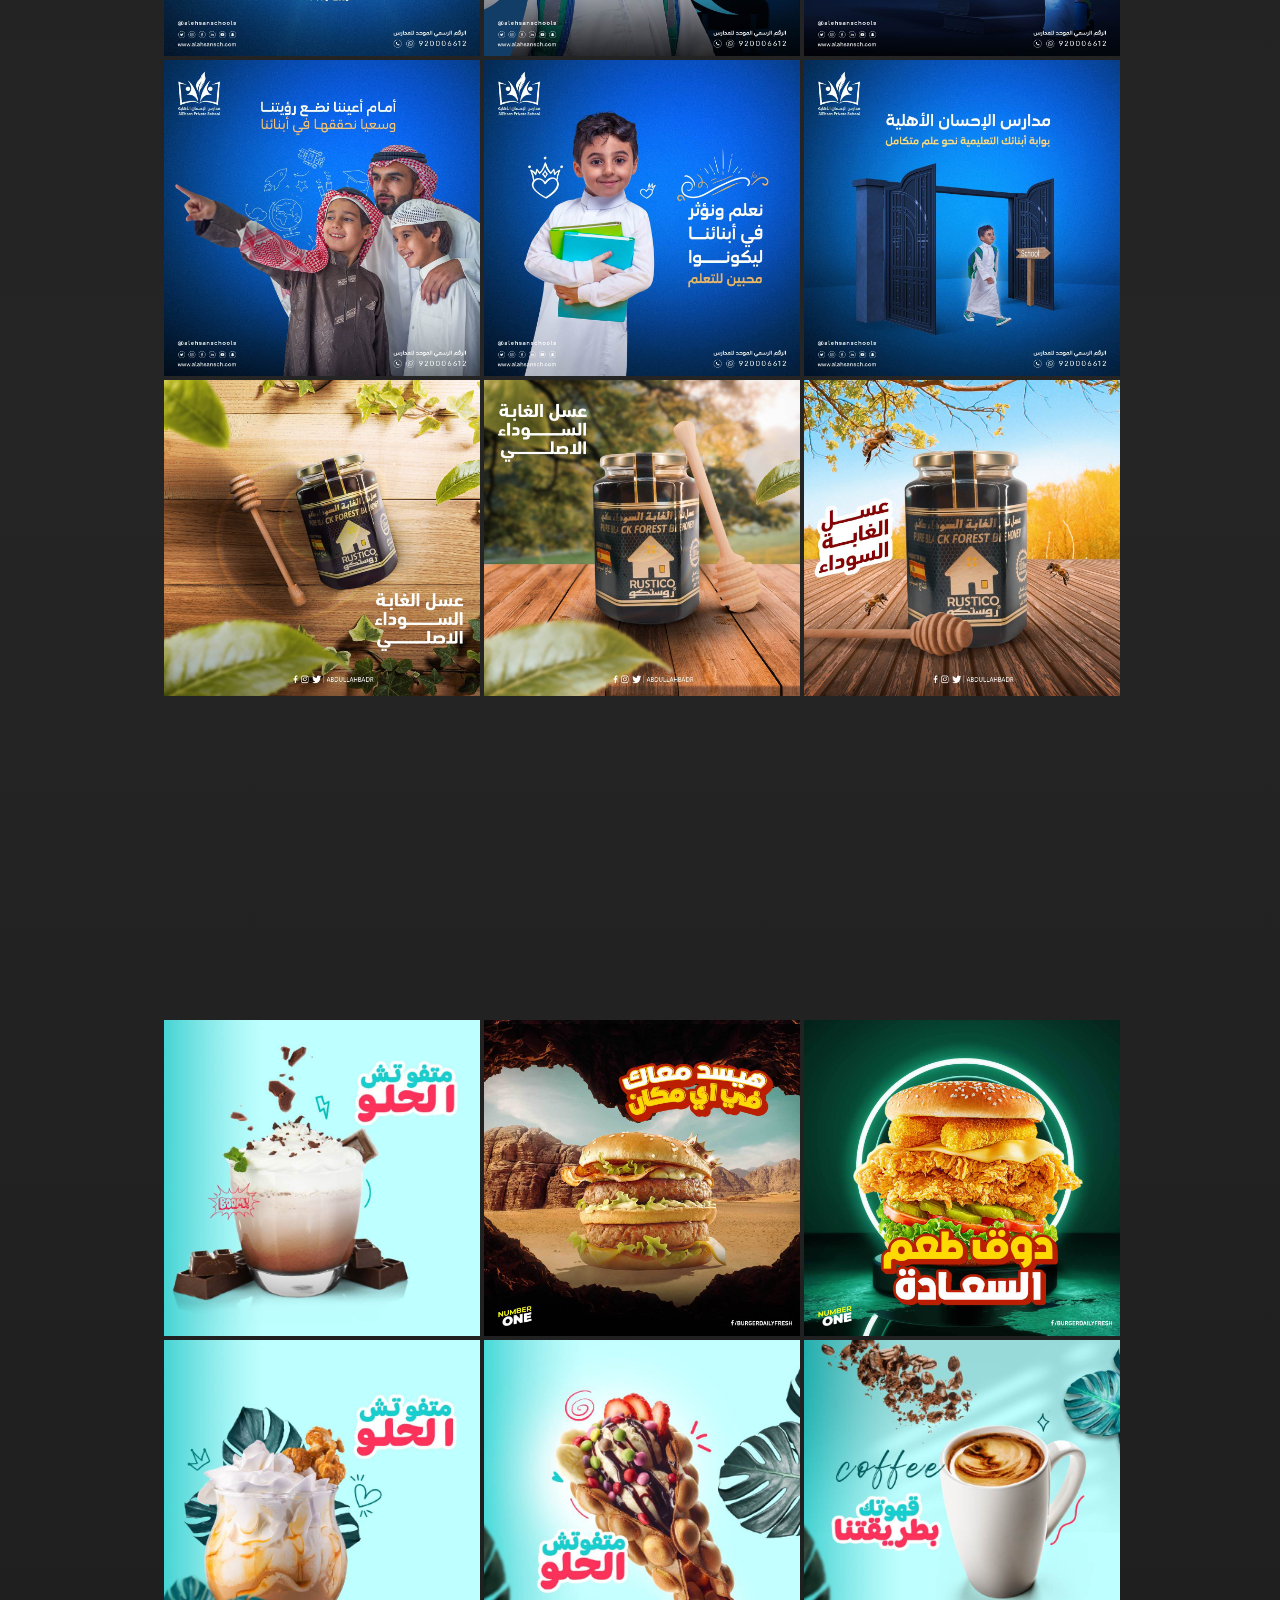
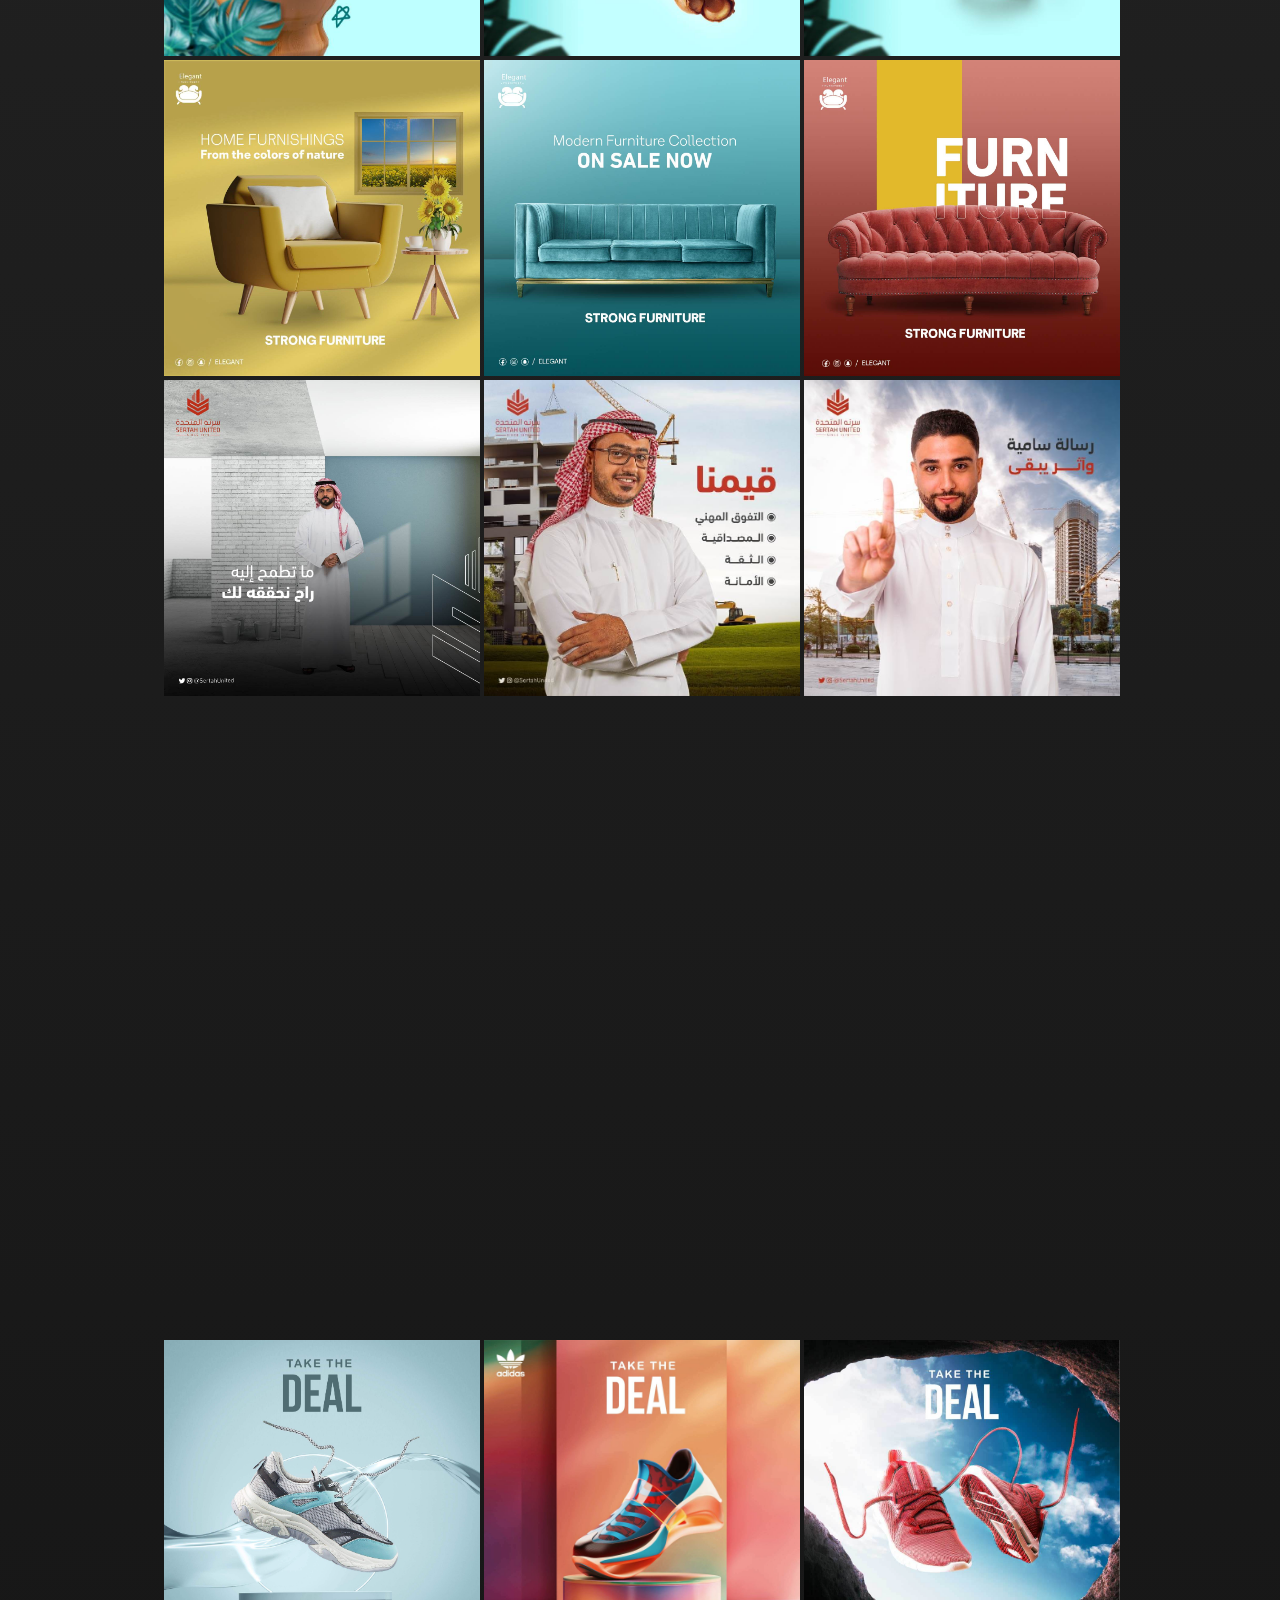
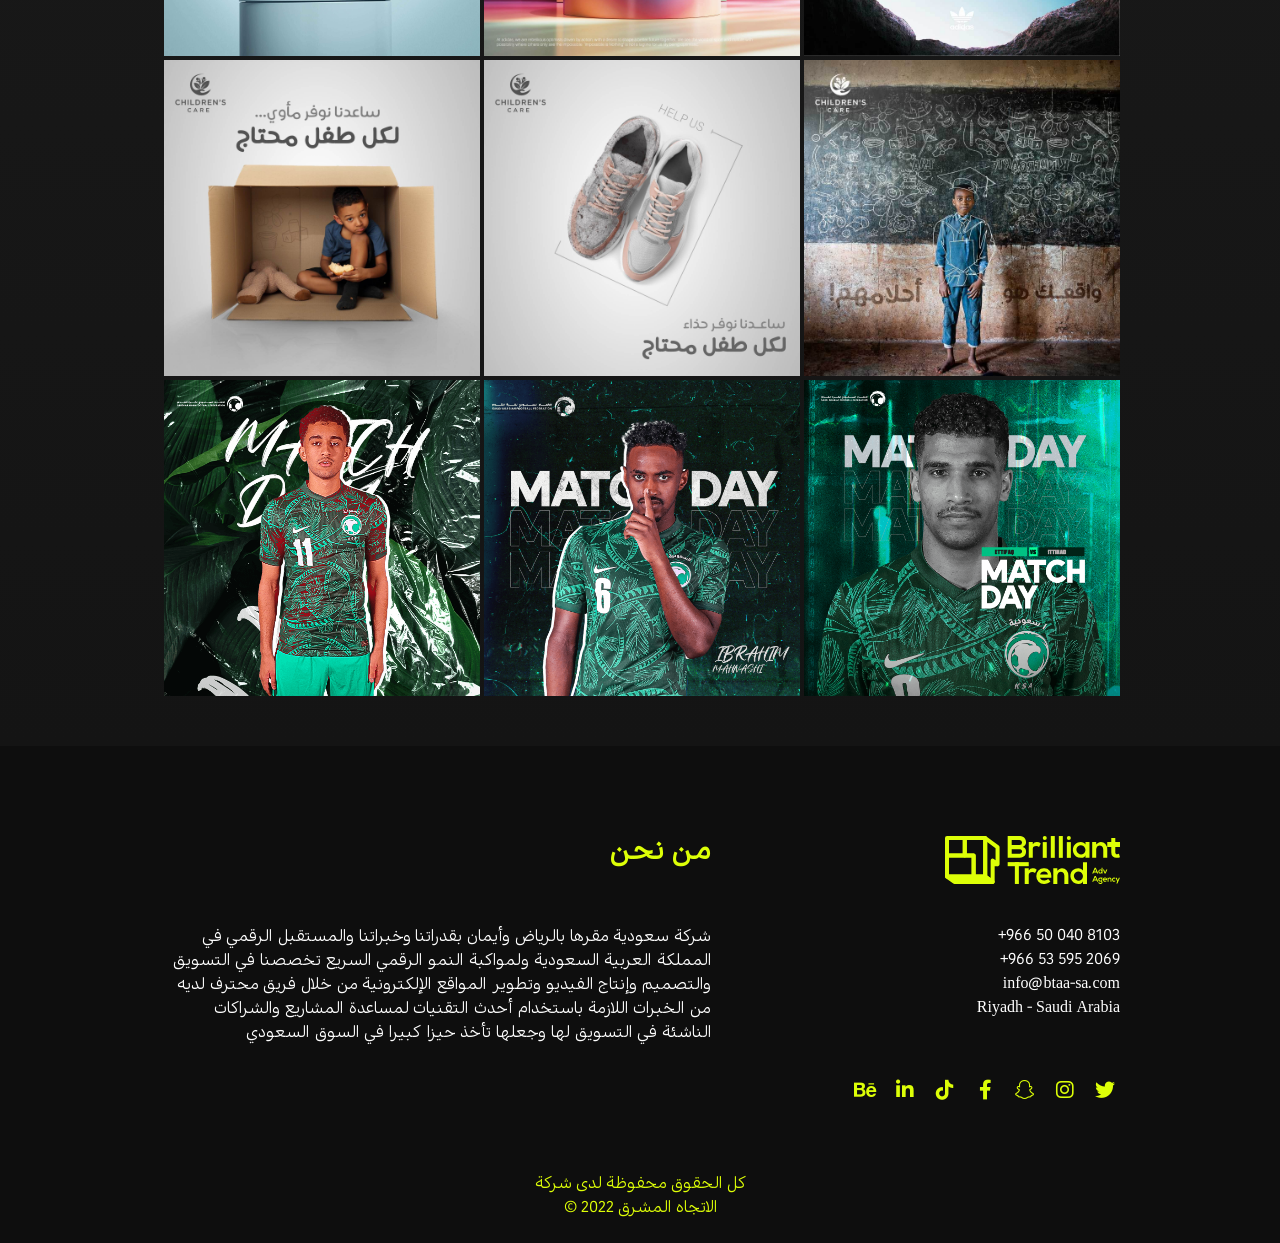
<file: works.html>
<!DOCTYPE html>
<html lang="ar">
  <head>
    <!-- meta data -->
    <meta charset="UTF-8" />
    <meta http-equiv="X-UA-Compatible" content="IE=edge" />
    <meta name="viewport" content="width=device-width, initial-scale=1.0" />
    <link
      rel="shortcut icon"
      href="assets/images/logo.svg"
      type="image/x-icon"
    />
    <!--// meta data //-->

    <title>الإتجاه المُشرق | أعمالنا</title>

    <!-- font awesome -->
    <link rel="stylesheet" href="assets/css/all.min.css" />

    <!-- bootstrap files -->
    <link rel="stylesheet" href="assets/css/bootstrap.min.css" />

    <link
      rel="stylesheet"
      href="https://cdnjs.cloudflare.com/ajax/libs/OwlCarousel2/2.3.4/assets/owl.carousel.min.css"
      integrity="sha512-tS3S5qG0BlhnQROyJXvNjeEM4UpMXHrQfTGmbQ1gKmelCxlSEBUaxhRBj/EFTzpbP4RVSrpEikbmdJobCvhE3g=="
      crossorigin="anonymous"
      referrerpolicy="no-referrer"
    />

    <link
      rel="stylesheet"
      href="https://cdnjs.cloudflare.com/ajax/libs/OwlCarousel2/2.3.4/assets/owl.theme.default.min.css"
      integrity="sha512-sMXtMNL1zRzolHYKEujM2AqCLUR9F2C4/05cdbxjjLSRvMQIciEPCQZo++nk7go3BtSuK9kfa/s+a4f4i5pLkw=="
      crossorigin="anonymous"
      referrerpolicy="no-referrer"
    />

    <!-- favicon -->
    <link
      rel="icon"
      type="image/x-icon"
      href="assets/images/favicon/android-chrome-512x512.png"
    />

    <!-- animation -->
    <link
      rel="stylesheet"
      href="https://cdnjs.cloudflare.com/ajax/libs/animate.css/4.1.1/animate.min.css"
    />

    <!-- css style -->
    <link rel="stylesheet" href="assets/css/style.css" />
  </head>

  <body>
    <div class="worksPage">
      <!-- normal navigation -->

      <div class="navigation">
        <div class="container">
          <div class="content">
            <div class="logo">
              <a href="index.html">
                <img src="assets/images/yellowLogo.svg" alt="" />
              </a>
            </div>
            <ul class="list">
              <li><a href="index.html">الرئيسية</a></li>
              <li><a href="about.html">من نحن</a></li>
              <li><a href="contact.php">تواصل معنا</a></li>
            </ul>
            <div class="lang">
              <a href="worksEn.html">english</a>
            </div>
          </div>
        </div>
      </div>

      <!-- normal navigation -->

      <!-- menu navbar -->

      <div class="menuNav">
        <div class="container">
          <div class="content">
            <div class="logo">
              <a href="index.html">
                <img src="assets/images/yellowLogo.svg" alt="" />
              </a>
            </div>
            <div class="burger">
              <span></span>
              <span></span>
              <span></span>
            </div>
          </div>
        </div>
      </div>

      <!--// menu navbar //-->

      <div class="menuNavBody">
        <div class="container">
          <div class="close">
            <span></span>
            <span></span>
          </div>
          <div class="content">
            <div class="list">
              <ul>
                <li><a href="index.html">الرئيسية</a></li>
                <li><a href="about.html">من نحن</a></li>
                <!-- <li><a href="works.html">أعمالنا</a></li> -->
                <li><a href="contact.php">تواصل معنا</a></li>
                <li><a href="worksEn.html">english</a></li>
              </ul>
            </div>
          </div>
        </div>
      </div>

      <!-- ScrollToTop -->

      <div class="scrollToTopBtn">
        <div class="icon">
          <i class="fa-solid fa-caret-up"></i>
          <i class="fa-solid fa-caret-up"></i>
        </div>
      </div>

      <!--// ScrollToTop //-->

      <!-- about us -->

      <div class="worksSec" data-lang="arabic">
        <div class="content">
          <div class="container">
            <div class="text">
              <div class="title">
                <h2 class="wow animate__animated animate__fadeInUp">أعمالنا</h2>
              </div>
              <div class="description wow animate__animated animate__fadeInUp">
                نعمل بكل فخره وعزة وإبداع لنقدم أفضل النتائج لأننا لا نتعامل مع
                عملاء أننا دائما نتعامل مع شركاء لأنك بمجرد دخولك عائلتنا تصبح
                شركا لا عميلا وهذا دائما ما نضع عليها العيينا في كل عمل نقوم به.
              </div>
            </div>

            <div class="row">
              <ul class="category">
                <li class="catItem social active">منصات التواصل الإجتماعى</li>
                <li class="catItem motion">الرسوم المتحركة</li>
                <li class="catItem branding">الهوية التجارية</li>
                <li class="catItem web">تطوير المواقع</li>
              </ul>
              <div class="projectsBlock row"></div>
            </div>
          </div>
        </div>
      </div>

      <!--// about us //-->

      <!-- footer -->

      <div class="footer">
        <div class="container">
          <div class="content">
            <div class="data">
              <div class="logo">
                <a href="indexEn.html">
                  <img src="assets/images/yellowLogo.svg" alt=""
                /></a>
              </div>
              <div class="contactDetails">
                <a href="tel:+966540007013">+966 50 040 8103</a>
                <a href="https://wa.me/+966535952069?text=hi" target="_blank"
                  >+966 53 595 2069</a
                >
                <a href="mailto:info@btaa-sa.com">info@btaa-sa.com</a>
                <p>Riyadh - Saudi Arabia</p>
              </div>
            </div>
            <div class="footerDescription">
              <h3 class="colTitle">من نحن</h3>
              <p>
                شركة سعودية مقرها بالرياض وأيمان بقدراتنا وخبراتنا والمستقبل
                الرقمي في المملكة العربية السعودية ولمواكبة النمو الرقمي السريع
                تخصصنا في التسويق والتصميم وإنتاج الفيديو وتطوير المواقع
                الإلكترونية من خلال فريق محترف لديه من الخبرات اللازمة باستخدام
                أحدث التقنيات لمساعدة المشاريع والشراكات الناشئة في التسويق لها
                وجعلها تأخذ حيزا كبيرا في السوق السعودي
              </p>
            </div>
            <div class="social">
              <div class="accounts">
                <a href="https://twitter.com/BrilliantTrend" target="_blank"
                  ><i class="fa-brands fa-twitter"></i
                ></a>
                <a
                  href="https://www.instagram.com/brilliant.trend"
                  target="_blank"
                  ><i class="fa-brands fa-instagram"></i
                ></a>
                <a
                  href="https://www.snapchat.com/add/brilliant.trend"
                  target="_blank"
                  ><i class="fa-brands fa-snapchat"></i
                ></a>
                <a
                  href="https://www.facebook.com/brilliant.trend"
                  target="_blank"
                  ><i class="fa-brands fa-facebook-f"></i
                ></a>
                <a
                  href="https://www.tiktok.com/@brilliant.trend"
                  target="_blank"
                  ><i class="fa-brands fa-tiktok"></i
                ></a>
                <!-- <a href="hhttps://www.pinterest.com/btrendksa/" target="_blank"><i class="fa-brands fa-pinterest-p"></i></a> -->
                <a
                  href="https://www.linkedin.com/company/brilliant.trend/"
                  target="_blank"
                  ><i class="fa-brands fa-linkedin-in"></i
                ></a>
                <!-- <a href="https://vimeo.com/user189768433" target="_blank"><i class="fa-brands fa-vimeo-v"></i></a> -->
                <a href="https://www.behance.net/brillianttrend" target="_blank"
                  ><i class="fa-brands fa-behance"></i
                ></a>
              </div>
            </div>
          </div>
        </div>
      </div>

      <div class="rights">
        <div class="container">
          <p>كل الحقوق محفوظة لدى شركة</p>
          <p>&copy; الاتجاه المشرق 2022</p>
        </div>
      </div>

      <!--// footer //-->
    </div>

    <script
      src="https://cdnjs.cloudflare.com/ajax/libs/jquery/3.6.1/jquery.min.js"
      integrity="sha512-aVKKRRi/Q/YV+4mjoKBsE4x3H+BkegoM/em46NNlCqNTmUYADjBbeNefNxYV7giUp0VxICtqdrbqU7iVaeZNXA=="
      crossorigin="anonymous"
      referrerpolicy="no-referrer"
    ></script>
    <script
      src="https://cdnjs.cloudflare.com/ajax/libs/OwlCarousel2/2.3.4/owl.carousel.min.js"
      integrity="sha512-bPs7Ae6pVvhOSiIcyUClR7/q2OAsRiovw4vAkX+zJbw3ShAeeqezq50RIIcIURq7Oa20rW2n2q+fyXBNcU9lrw=="
      crossorigin="anonymous"
      referrerpolicy="no-referrer"
    ></script>
    <script src="assets/js/bootstrap.min.js"></script>
    <script src="assets/js/popper.min.js"></script>
    <script src="https://cdnjs.cloudflare.com/ajax/libs/wow/1.1.2/wow.min.js"></script>
    <script src="assets/js/main.js"></script>
  </body>
</html>
</file>
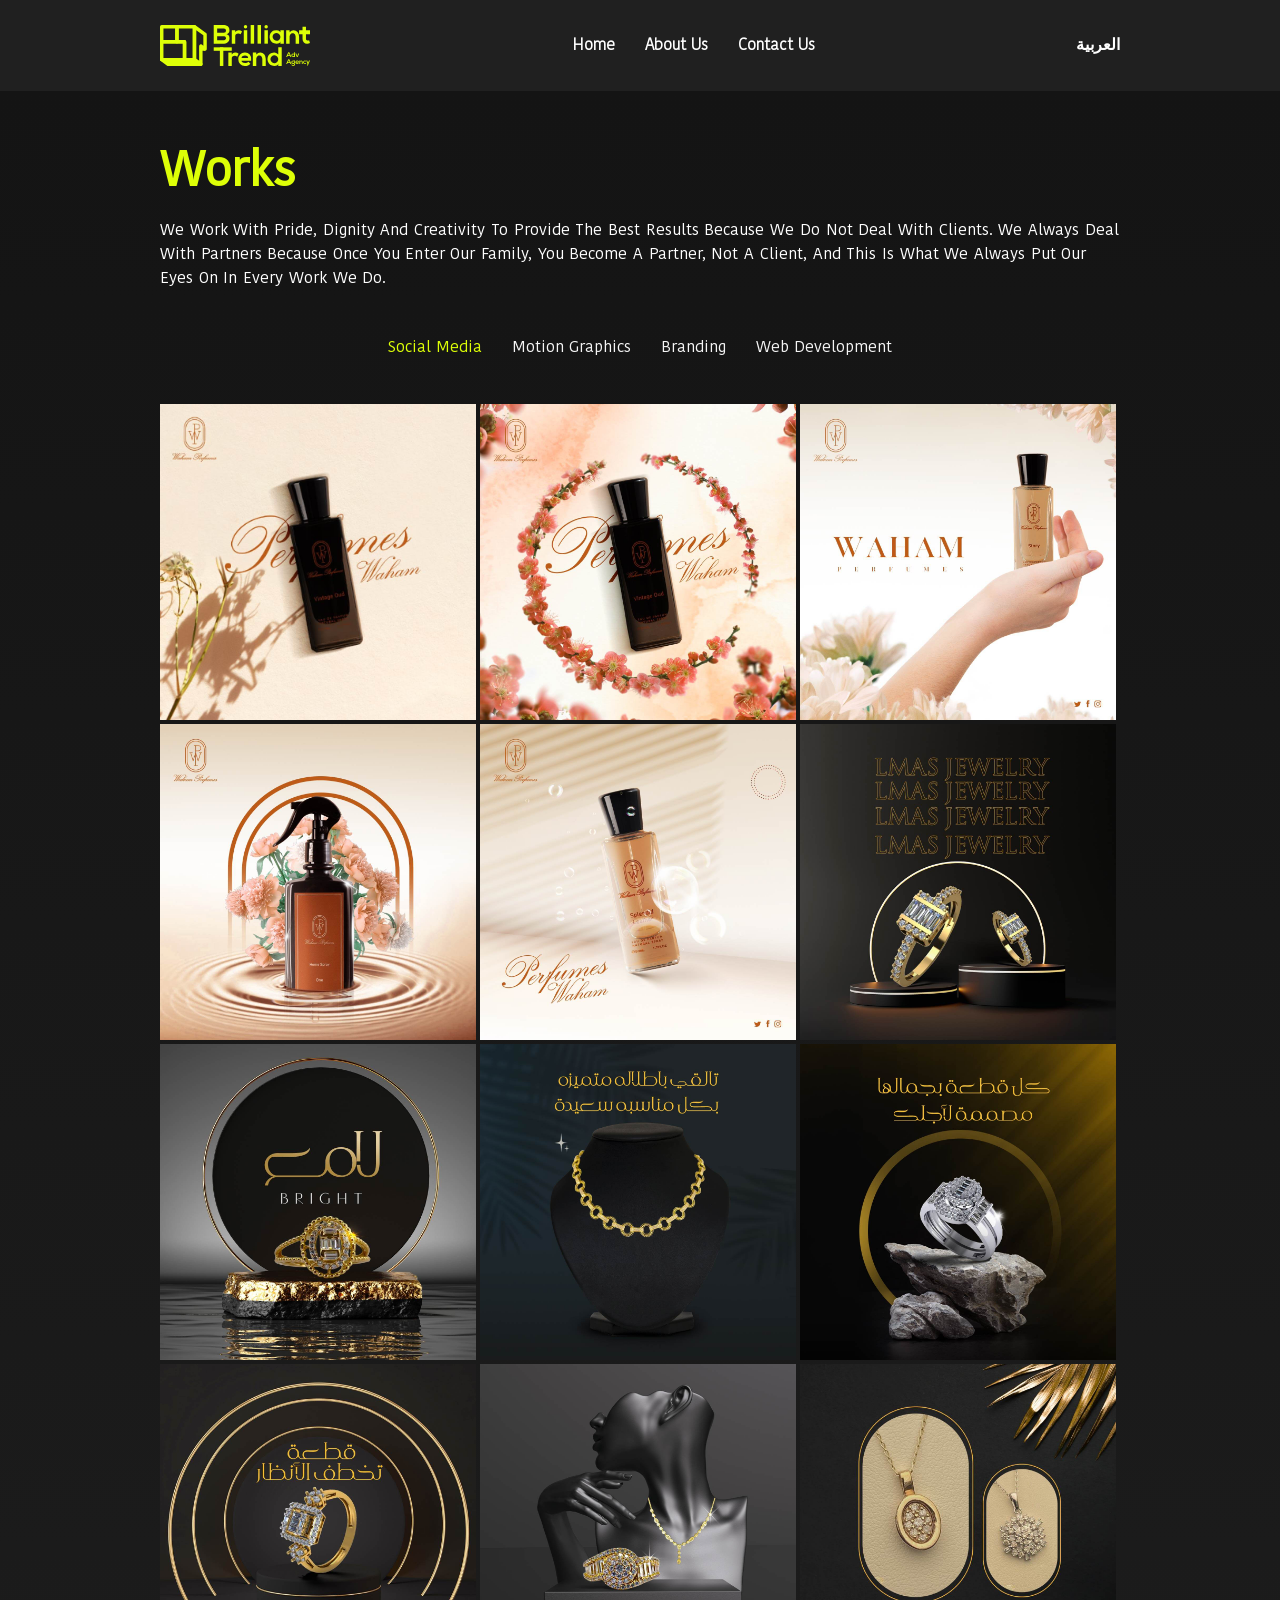
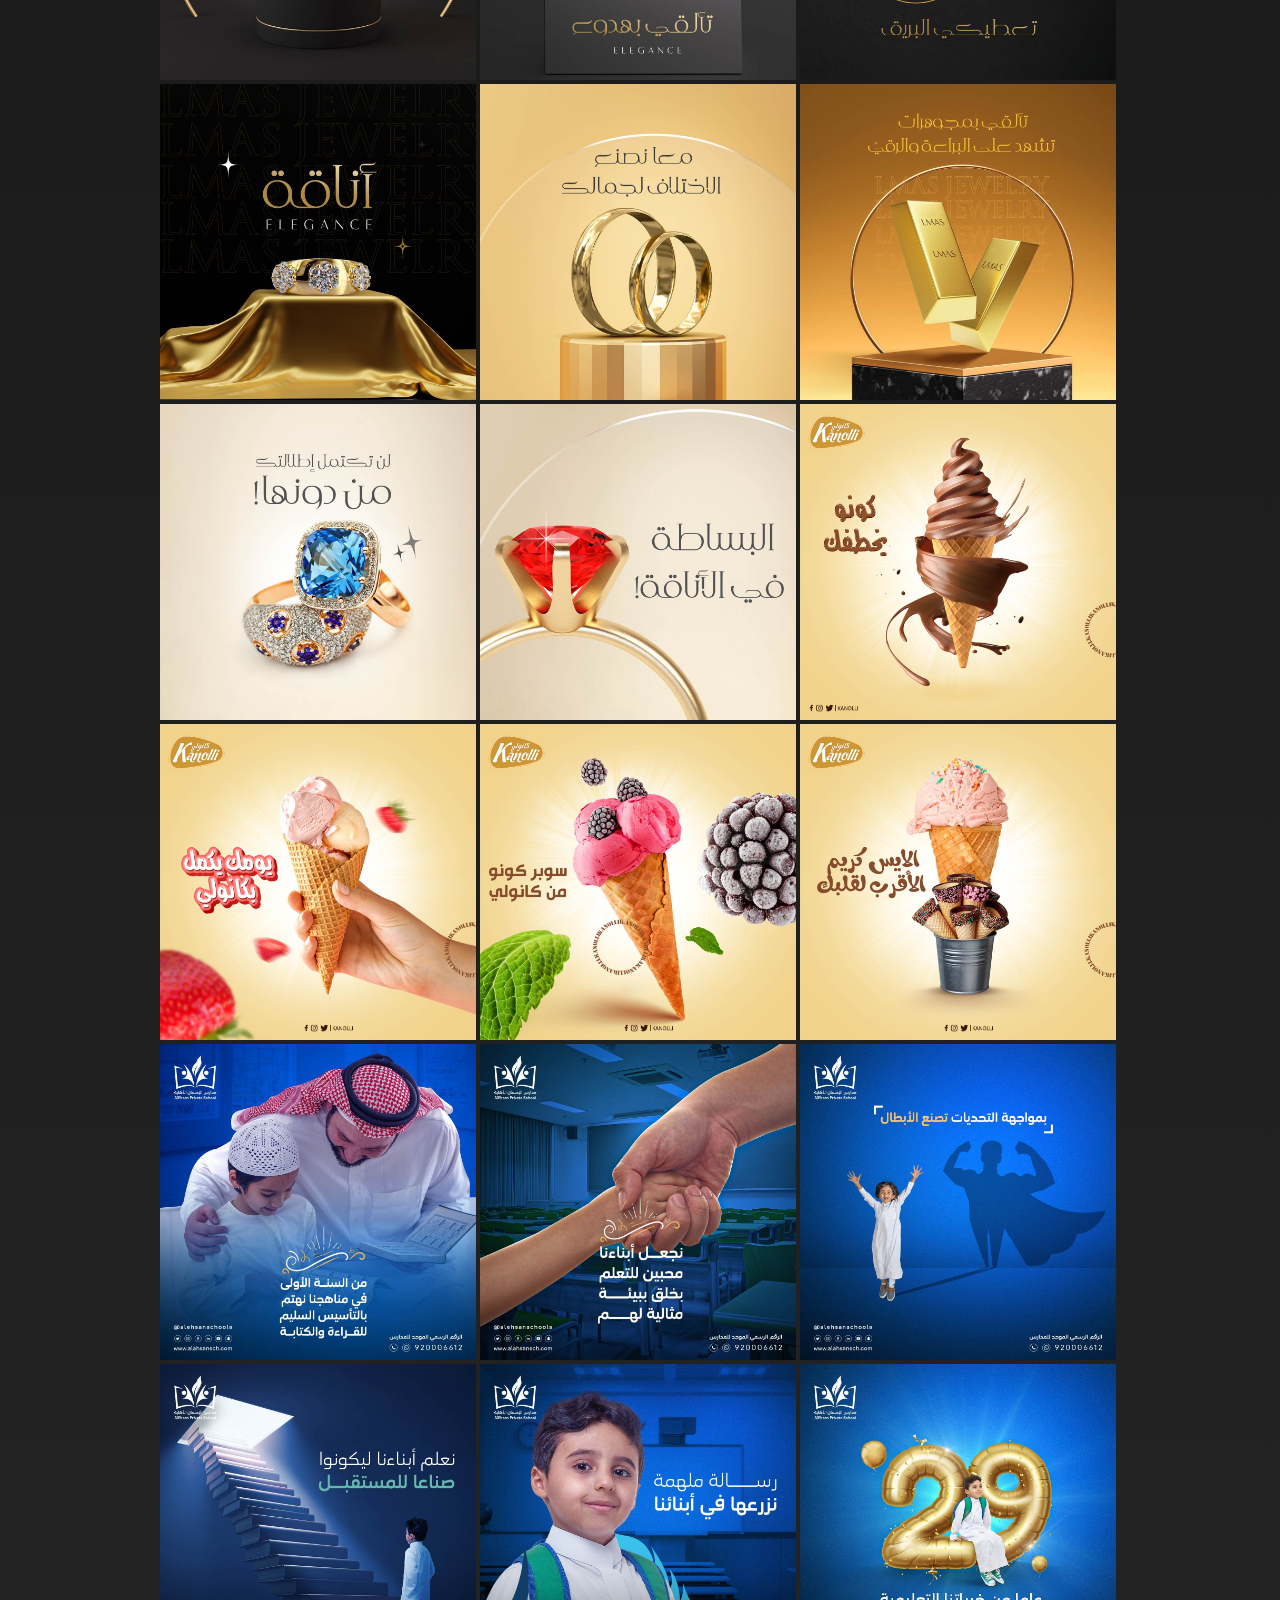
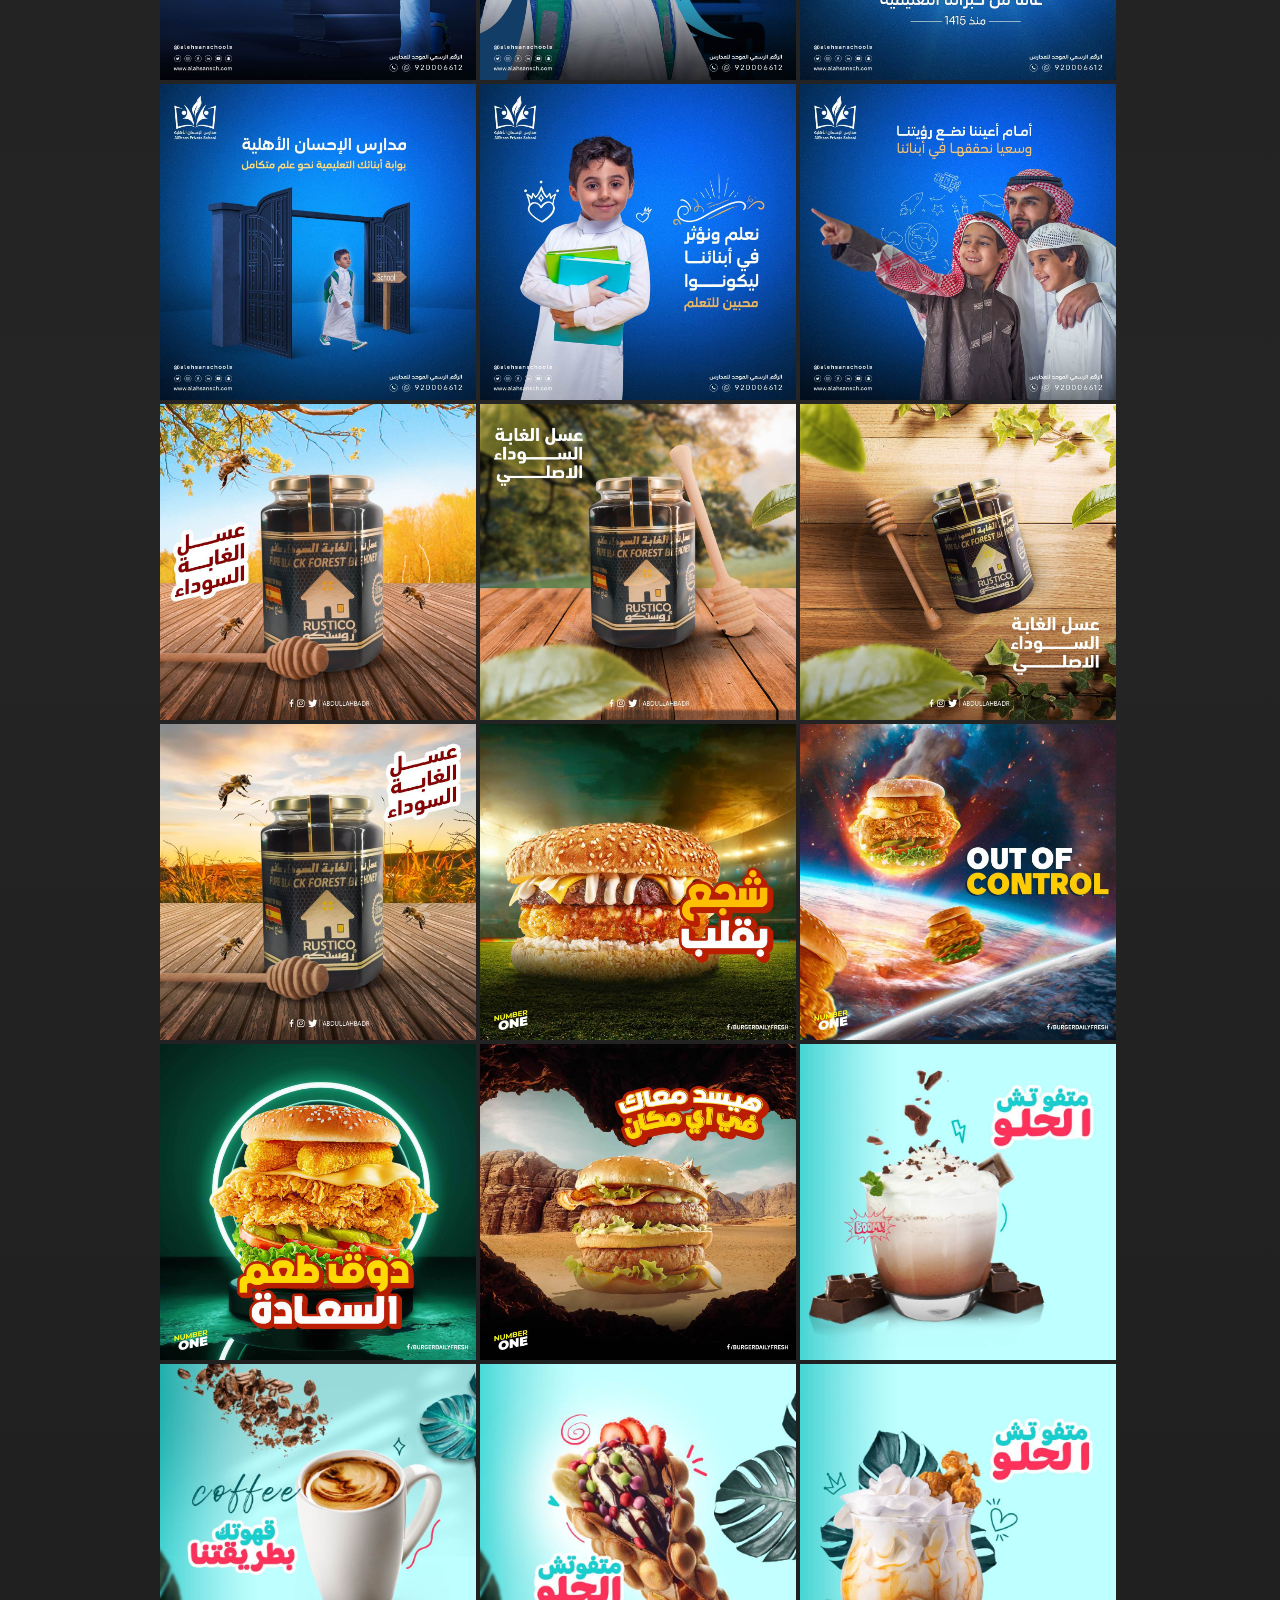
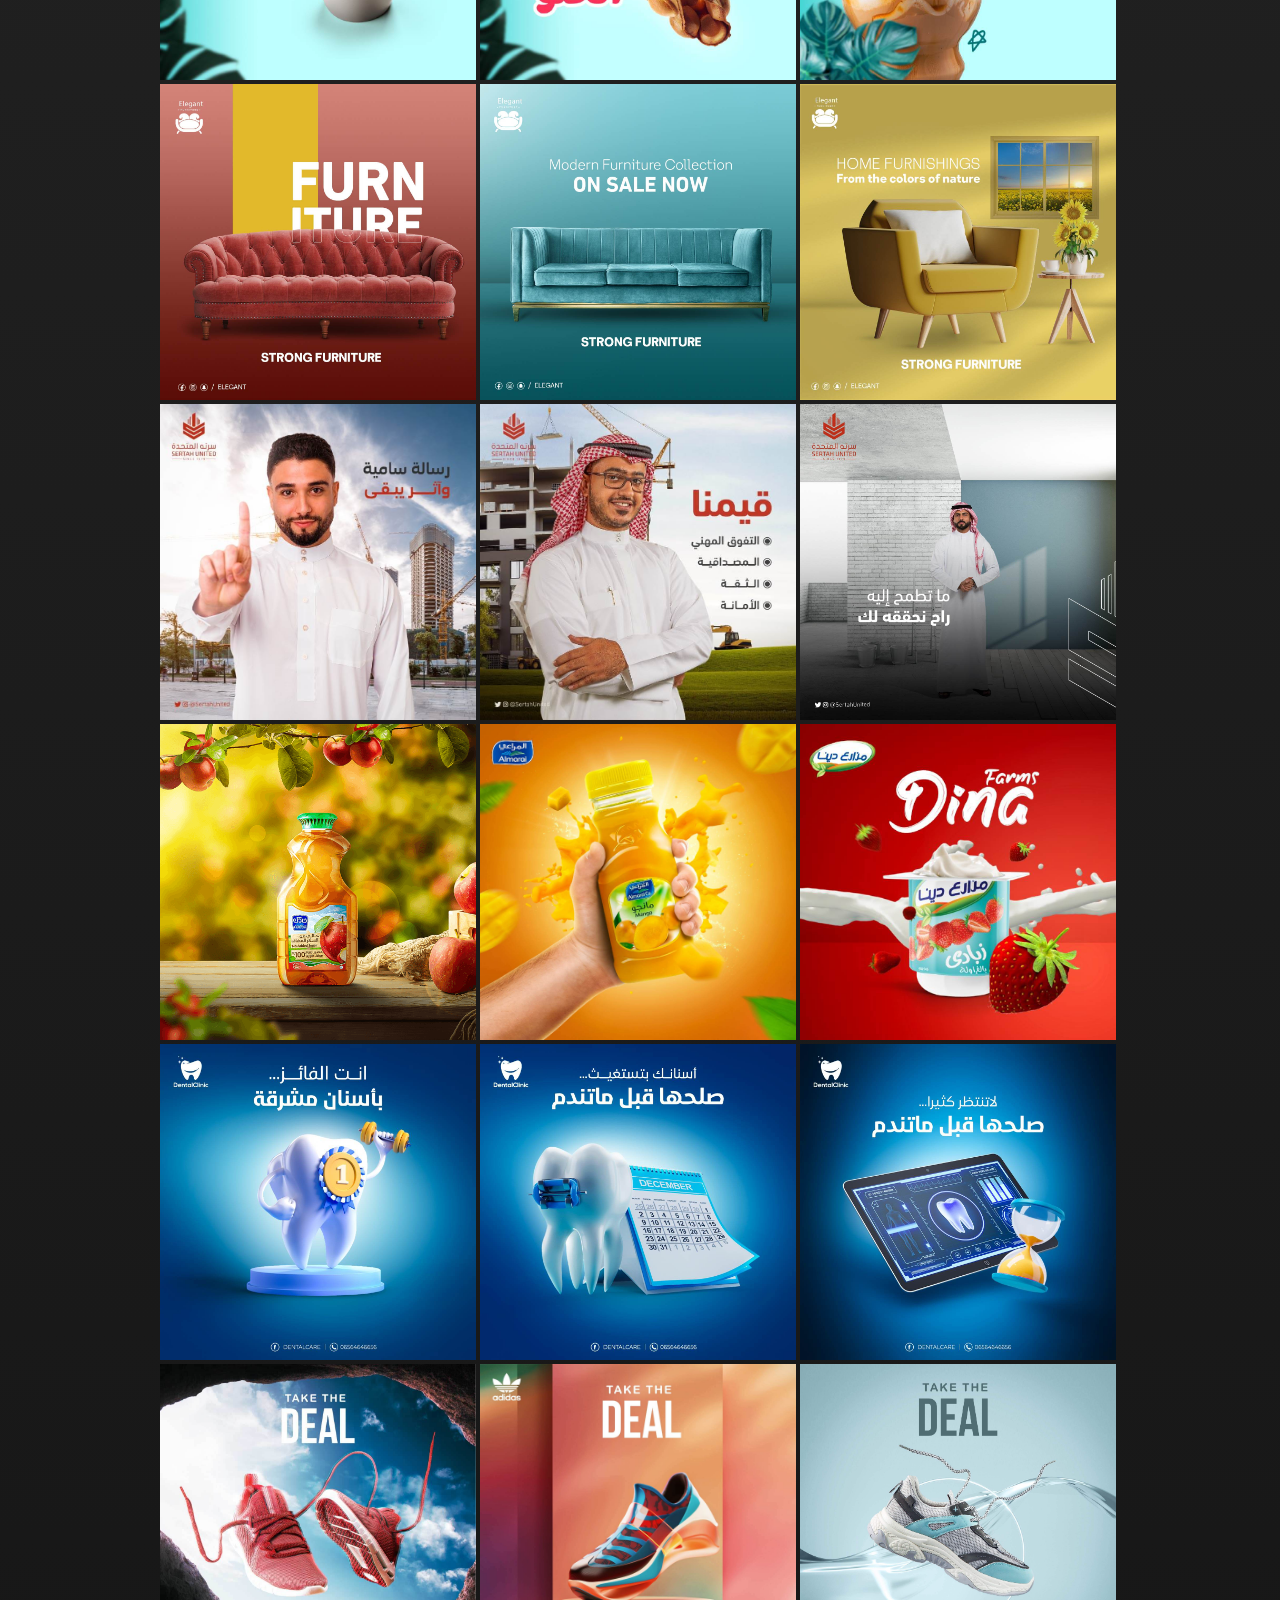
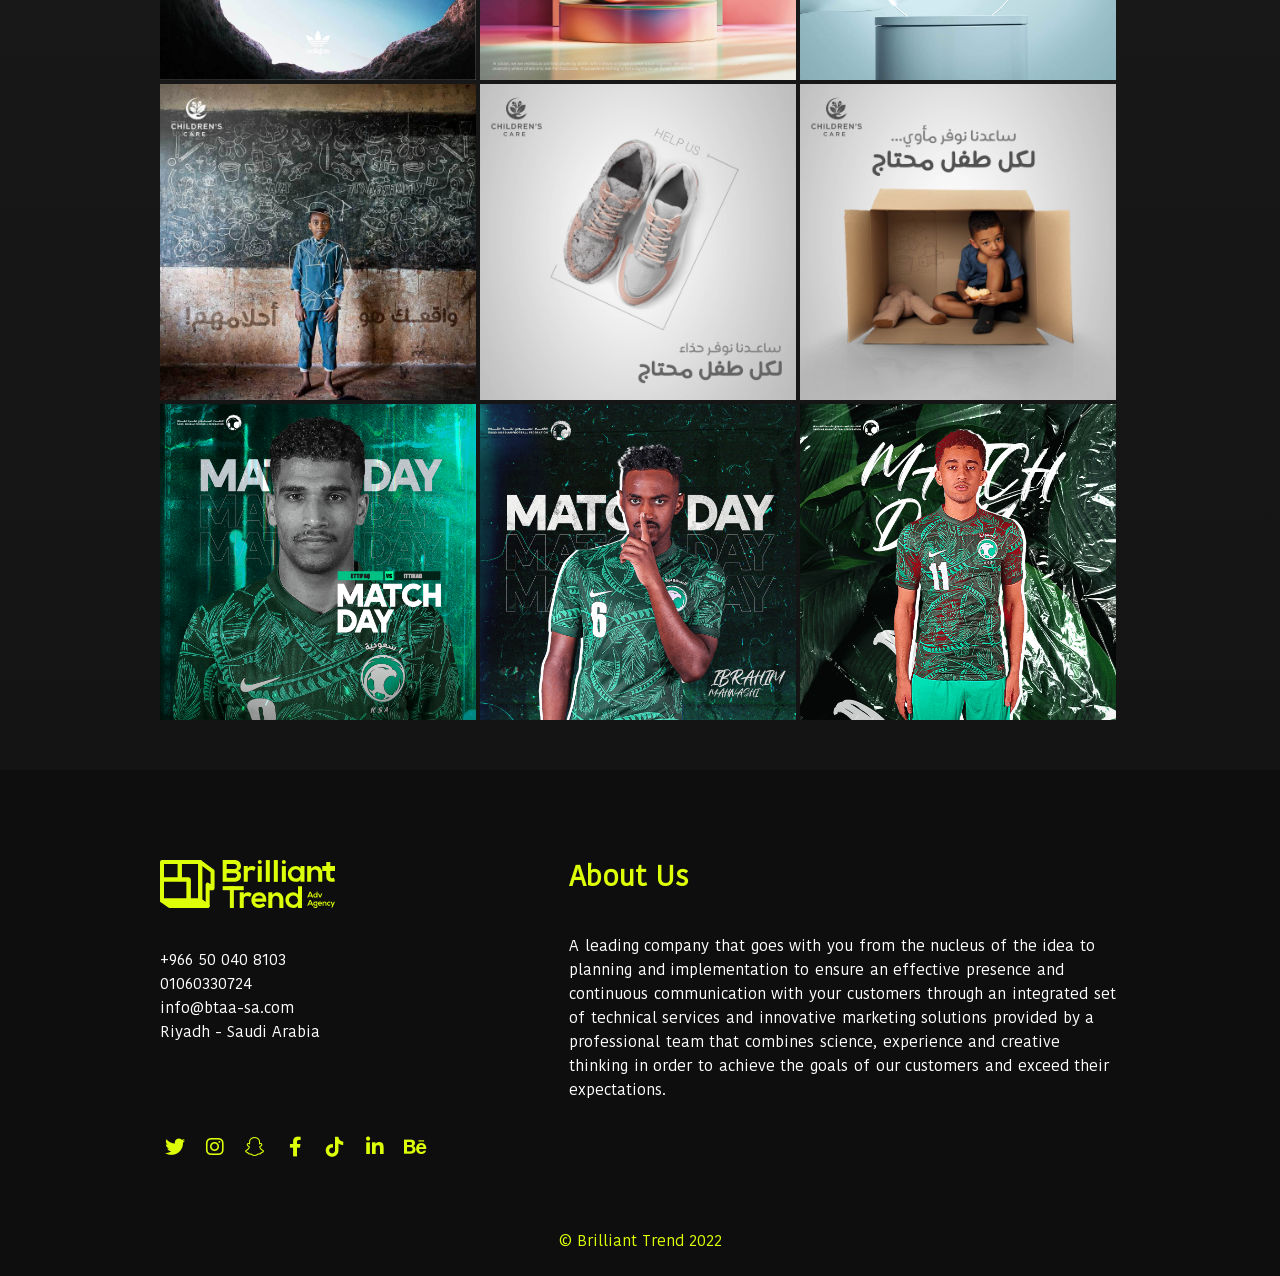
<file: worksEn.html>
<!DOCTYPE html>
<html lang="en">
  <head>
    <!-- meta data -->
    <meta charset="UTF-8" />
    <meta http-equiv="X-UA-Compatible" content="IE=edge" />
    <meta name="viewport" content="width=device-width, initial-scale=1.0" />
    <link
      rel="shortcut icon"
      href="assets/images/logo.svg"
      type="image/x-icon"
    />
    <!--// meta data //-->

    <title>Brilliant Trend | Works</title>

    <!-- font awesome -->
    <link rel="stylesheet" href="assets/css/all.min.css" />

    <!-- bootstrap files -->
    <link rel="stylesheet" href="assets/css/bootstrap.min.css" />

    <link
      rel="stylesheet"
      href="https://cdnjs.cloudflare.com/ajax/libs/OwlCarousel2/2.3.4/assets/owl.carousel.min.css"
      integrity="sha512-tS3S5qG0BlhnQROyJXvNjeEM4UpMXHrQfTGmbQ1gKmelCxlSEBUaxhRBj/EFTzpbP4RVSrpEikbmdJobCvhE3g=="
      crossorigin="anonymous"
      referrerpolicy="no-referrer"
    />

    <link
      rel="stylesheet"
      href="https://cdnjs.cloudflare.com/ajax/libs/OwlCarousel2/2.3.4/assets/owl.theme.default.min.css"
      integrity="sha512-sMXtMNL1zRzolHYKEujM2AqCLUR9F2C4/05cdbxjjLSRvMQIciEPCQZo++nk7go3BtSuK9kfa/s+a4f4i5pLkw=="
      crossorigin="anonymous"
      referrerpolicy="no-referrer"
    />

    <!-- favicon -->
    <link
      rel="icon"
      type="image/x-icon"
      href="assets/images/favicon/android-chrome-512x512.png"
    />

    <!-- animation -->
    <link
      rel="stylesheet"
      href="https://cdnjs.cloudflare.com/ajax/libs/animate.css/4.1.1/animate.min.css"
    />

    <!-- css style -->
    <link rel="stylesheet" href="assets/css/styleEn.css" />
  </head>

  <body>
    <div class="worksPage">
      <!-- normal navigation -->

      <div class="navigation">
        <div class="container">
          <div class="content">
            <div class="logo">
              <a href="indexEn.html">
                <img src="assets/images/yellowLogo.svg" alt="" />
              </a>
            </div>
            <ul class="list">
              <li><a href="indexEn.html">home</a></li>
              <li><a href="aboutEn.html">about us</a></li>
              <!-- <li><a href="works.html">works</a></li> -->
              <li><a href="contactEn.php">contact us</a></li>
            </ul>
            <div class="lang">
              <a href="works.html">العربية</a>
            </div>
          </div>
        </div>
      </div>

      <!-- normal navigation -->

      <!-- menu navbar -->

      <div class="menuNav">
        <div class="container">
          <div class="content">
            <div class="logo">
              <a href="indexEn.html">
                <img src="assets/images/yellowLogo.svg" alt="" />
              </a>
            </div>
            <div class="burger">
              <span></span>
              <span></span>
              <span></span>
            </div>
          </div>
        </div>
      </div>

      <!--// menu navbar //-->

      <div class="menuNavBody">
        <div class="container">
          <div class="close">
            <span></span>
            <span></span>
          </div>
          <div class="content">
            <div class="list">
              <ul>
                <li><a href="indexEn.html">home</a></li>
                <li><a href="aboutEn.html">about us</a></li>
                <!-- <li><a href="works.html">works</a></li> -->
                <li><a href="contactEn.php">contact us</a></li>
                <li><a href="works.html">العربية</a></li>
              </ul>
            </div>
          </div>
        </div>
      </div>

      <!-- ScrollToTop -->

      <div class="scrollToTopBtn">
        <div class="icon">
          <i class="fa-solid fa-caret-up"></i>
          <i class="fa-solid fa-caret-up"></i>
        </div>
      </div>

      <!--// ScrollToTop //-->

      <!-- Works -->

      <div class="worksSec">
        <div class="content">
          <div class="container">
            <div class="text">
              <div class="title">
                <h2 class="wow animate__animated animate__fadeInUp">works</h2>
              </div>
              <div class="description wow animate__animated animate__fadeInUp">
                We work with pride, dignity and creativity to provide the best
                results because we do not deal with clients. We always deal with
                partners because once you enter our family, you become a
                partner, not a client, and this is what we always put our eyes
                on in every work we do.
              </div>
            </div>

            <div class="row">
              <!-- <div class="category">
                <button
                  class="btn btn-default filter-button social"
                  data-filter="social"
                >
                  social media
                </button>
                <button
                  class="btn btn-default filter-button motion"
                  data-filter="motion"
                >
                  motion graphics
                </button>
                <button
                  class="btn btn-default filter-button branding"
                  data-filter="branding"
                >
                  branding
                </button>
                <button
                  class="btn btn-default filter-button web"
                  data-filter="web"
                >
                  web development
                </button>
              </div> -->

              <ul class="category">
                <li class="catItem social active">social media</li>
                <li class="catItem motion">motion graphics</li>
                <li class="catItem branding">branding</li>
                <li class="catItem web">web development</li>
              </ul>

              <div class="projectsBlock row"></div>
            </div>
          </div>
        </div>
      </div>

      <!--// Works //-->

      <!-- footer -->

      <div class="footer">
        <div class="container">
          <div class="content">
            <div class="data">
              <div class="logo">
                <a href="indexEn.html">
                  <img src="assets/images/yellowLogo.svg" alt=""
                /></a>
              </div>
              <div class="contactDetails">
                <a href="tel:+966540007013">+966 50 040 8103</a>
                <a href="https://wa.me/+201060330724?text=" target="_blank"
                  >01060330724</a
                >
                <a href="mailto:info@btaa-sa.com">info@btaa-sa.com</a>
                <p>Riyadh - Saudi Arabia</p>
              </div>
            </div>
            <div class="footerDescription">
              <h3 class="colTitle">about us</h3>
              <p>
                A leading company that goes with you from the nucleus of the
                idea to planning and implementation to ensure an effective
                presence and continuous communication with your customers
                through an integrated set of technical services and innovative
                marketing solutions provided by a professional team that
                combines science, experience and creative thinking in order to
                achieve the goals of our customers and exceed their
                expectations.
              </p>
            </div>
            <div class="social">
              <div class="accounts">
                <a href="https://twitter.com/BrilliantTrend" target="_blank"
                  ><i class="fa-brands fa-twitter"></i
                ></a>
                <a
                  href="https://www.instagram.com/brilliant.trend"
                  target="_blank"
                  ><i class="fa-brands fa-instagram"></i
                ></a>
                <a
                  href="https://www.snapchat.com/add/brilliant.trend"
                  target="_blank"
                  ><i class="fa-brands fa-snapchat"></i
                ></a>
                <a
                  href="https://www.facebook.com/brilliant.trend"
                  target="_blank"
                  ><i class="fa-brands fa-facebook-f"></i
                ></a>
                <a
                  href="https://www.tiktok.com/@brilliant.trend"
                  target="_blank"
                  ><i class="fa-brands fa-tiktok"></i
                ></a>
                <!-- <a href="hhttps://www.pinterest.com/btrendksa/" target="_blank"><i class="fa-brands fa-pinterest-p"></i></a> -->
                <a
                  href="https://www.linkedin.com/company/brilliant.trend/"
                  target="_blank"
                  ><i class="fa-brands fa-linkedin-in"></i
                ></a>
                <!-- <a href="https://vimeo.com/user189768433" target="_blank"><i class="fa-brands fa-vimeo-v"></i></a> -->
                <a href="https://www.behance.net/brillianttrend" target="_blank"
                  ><i class="fa-brands fa-behance"></i
                ></a>
              </div>
            </div>
          </div>
        </div>
      </div>

      <div class="rights">
        <div class="container">
          <p>&copy; brilliant trend 2022</p>
        </div>
      </div>

      <!--// footer //-->
    </div>

    <script
      src="https://cdnjs.cloudflare.com/ajax/libs/jquery/3.6.1/jquery.min.js"
      integrity="sha512-aVKKRRi/Q/YV+4mjoKBsE4x3H+BkegoM/em46NNlCqNTmUYADjBbeNefNxYV7giUp0VxICtqdrbqU7iVaeZNXA=="
      crossorigin="anonymous"
      referrerpolicy="no-referrer"
    ></script>
    <script
      src="https://cdnjs.cloudflare.com/ajax/libs/OwlCarousel2/2.3.4/owl.carousel.min.js"
      integrity="sha512-bPs7Ae6pVvhOSiIcyUClR7/q2OAsRiovw4vAkX+zJbw3ShAeeqezq50RIIcIURq7Oa20rW2n2q+fyXBNcU9lrw=="
      crossorigin="anonymous"
      referrerpolicy="no-referrer"
    ></script>
    <script src="assets/js/bootstrap.min.js"></script>
    <script src="assets/js/popper.min.js"></script>
    <script src="https://cdnjs.cloudflare.com/ajax/libs/wow/1.1.2/wow.min.js"></script>
    <script src="assets/js/main.js"></script>
  </body>
</html>
</file>
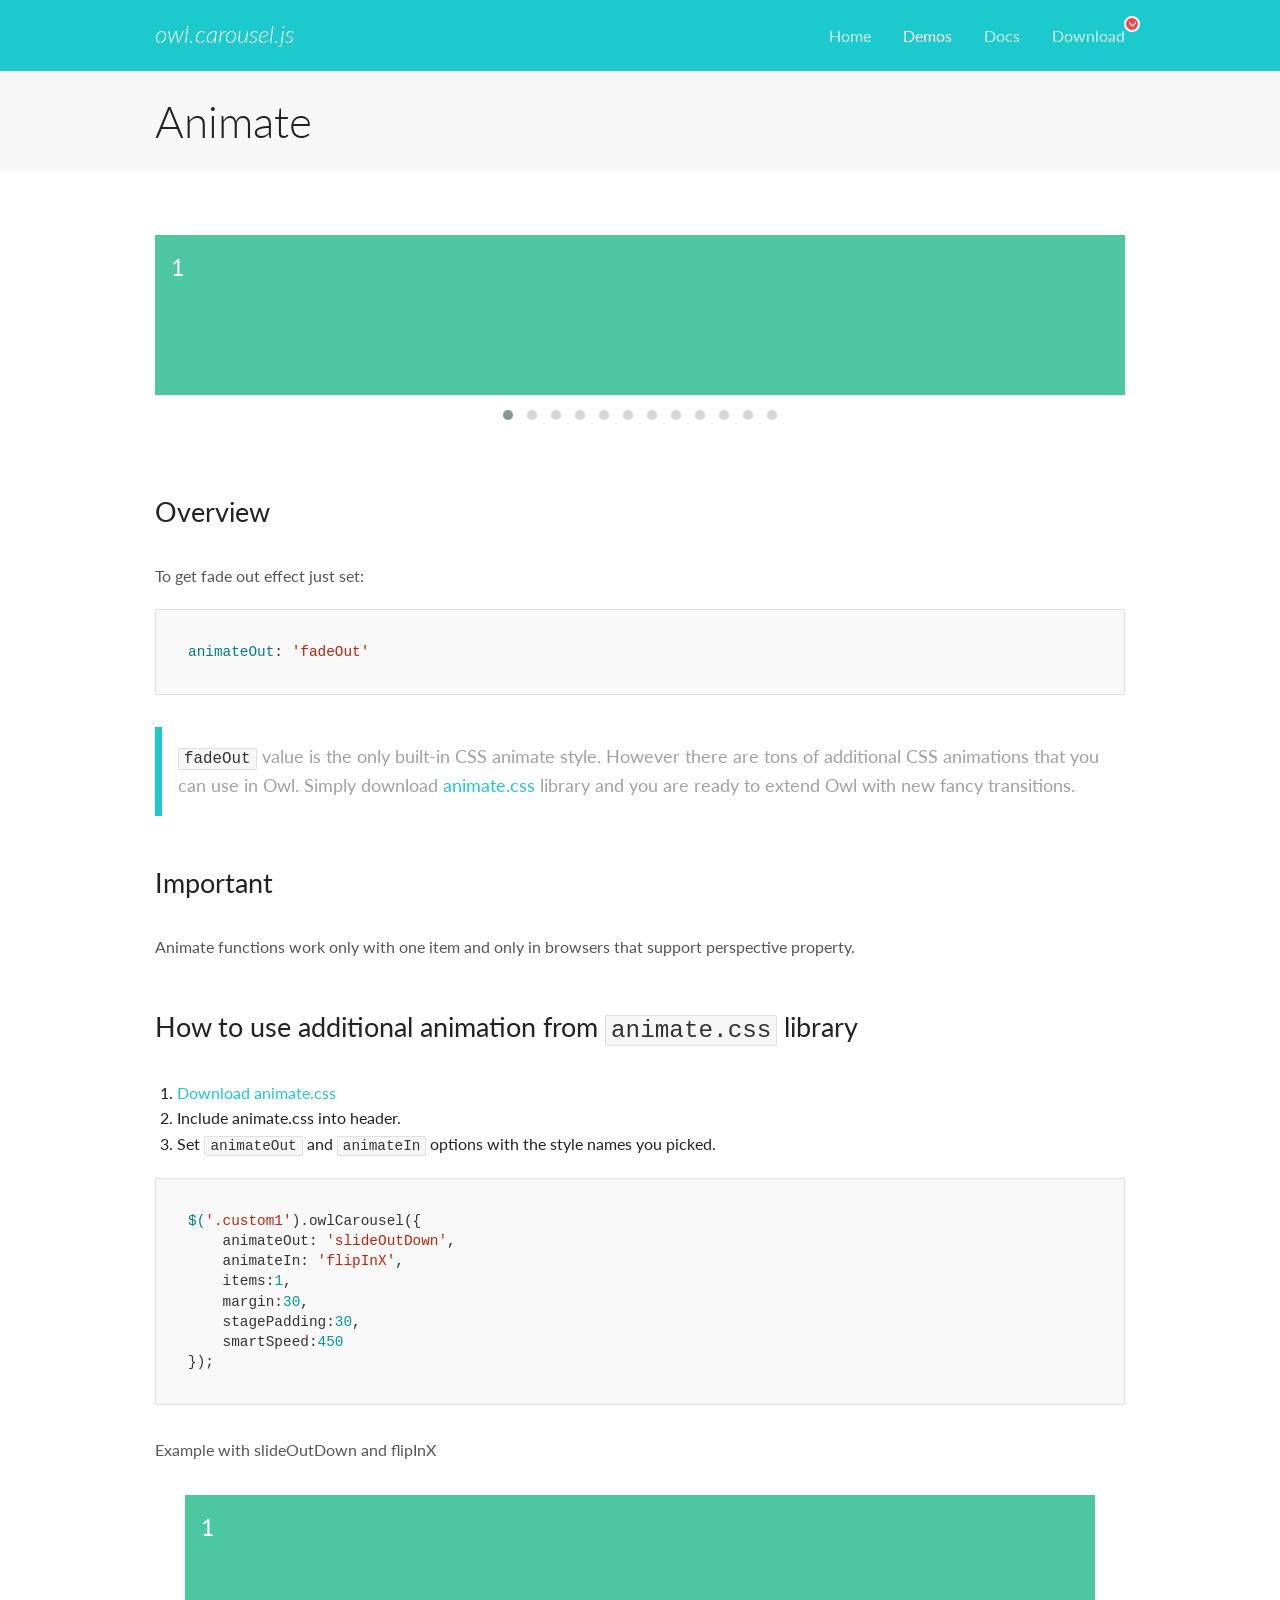
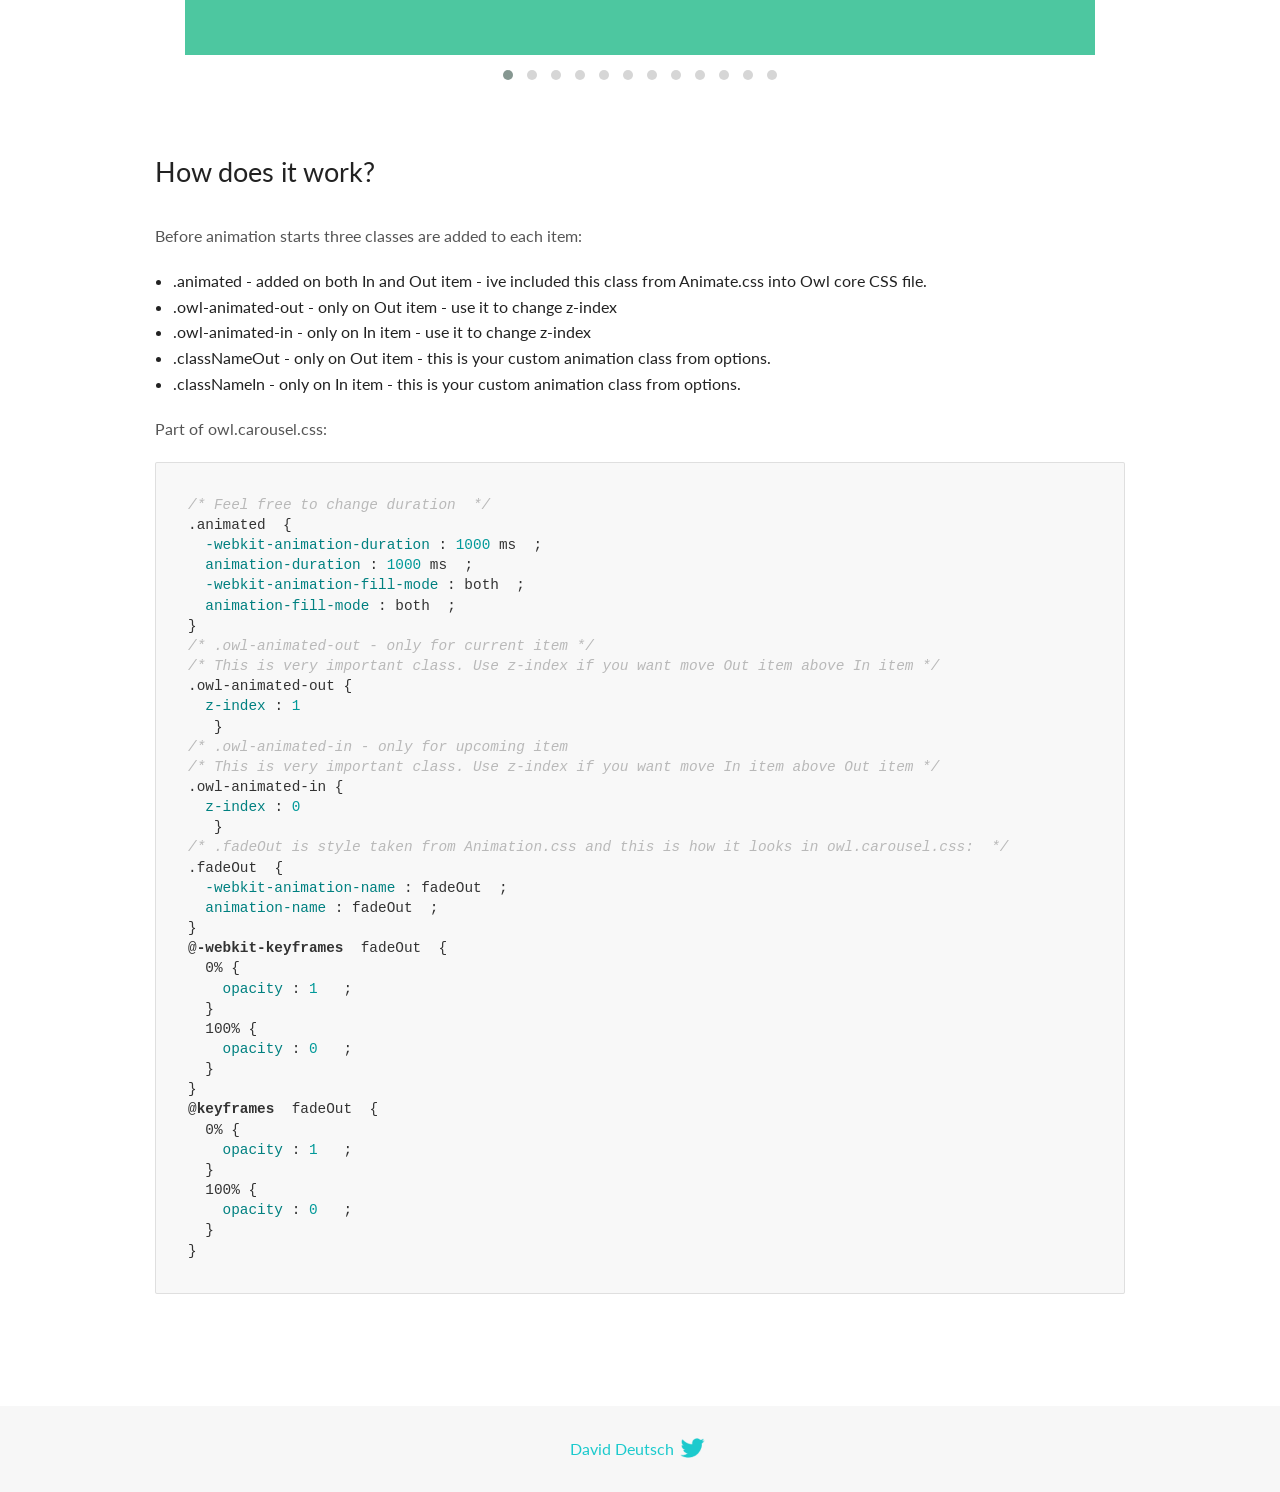
<file: assets/OwlCarousel2-2.3.4/OwlCarousel2-2.3.4/docs/demos/animate.html>
<!DOCTYPE html>
<html lang="en">
  <head>

    <!-- head -->
    <meta charset="utf-8">
    <meta name="msapplication-tap-highlight" content="no" />
    <meta name="viewport" content="width=device-width, initial-scale=1.0" />
    <meta name="description" content="Animate carousel">
    <meta name="author" content="David Deutsch">
    <title>
      Animate Demo | Owl Carousel | 2.3.4
    </title>

    <!-- Stylesheets -->
    <link href='https://fonts.googleapis.com/css?family=Lato:300,400,700,400italic,300italic' rel='stylesheet' type='text/css'>
    <link rel="stylesheet" href="../assets/css/docs.theme.min.css">

    <!-- Owl Stylesheets -->
    <link rel="stylesheet" href="../assets/owlcarousel/assets/owl.carousel.min.css">
    <link rel="stylesheet" href="../assets/owlcarousel/assets/owl.theme.default.min.css">

    <!-- HTML5 shim and Respond.js IE8 support of HTML5 elements and media queries -->

    <!--[if lt IE 9]>
      <script src="https://oss.maxcdn.com/libs/html5shiv/3.7.0/html5shiv.js"></script>
      <script src="https://oss.maxcdn.com/libs/respond.js/1.3.0/respond.min.js"></script>
    <![endif]-->

    <!-- Favicons -->
    <link rel="apple-touch-icon-precomposed" sizes="144x144" href="../assets/ico/apple-touch-icon-144-precomposed.png">
    <link rel="shortcut icon" href="../assets/ico/favicon.png">
    <link rel="shortcut icon" href="favicon.ico">

    <!-- Yeah i know js should not be in header. Its required for demos.-->

    <!-- javascript -->
    <script src="../assets/vendors/jquery.min.js"></script>
    <script src="../assets/owlcarousel/owl.carousel.js"></script>
  </head>
  <body>

    <!-- header -->
    <header class="header">
      <div class="row">
        <div class="large-12 columns">
          <div class="brand left">
            <h3>
              <a href="/OwlCarousel2/">owl.carousel.js</a> 
            </h3>
          </div>
          <a id="toggle-nav" class="right">
            <span></span> <span></span> <span></span> 
          </a> 
          <div class="nav-bar">
            <ul class="clearfix">
              <li> <a href="/OwlCarousel2/index.html">Home</a>  </li>
              <li class="active">
                <a href="/OwlCarousel2/demos/demos.html">Demos</a> 
              </li>
              <li> <a href="/OwlCarousel2/docs/started-welcome.html">Docs</a>  </li>
              <li>
                <a href="https://github.com/OwlCarousel2/OwlCarousel2/archive/2.3.4.zip">Download</a> 
                <span class="download"></span> 
              </li>
            </ul>
          </div>
        </div>
      </div>
    </header>

    <!-- title -->
    <section class="title">
      <div class="row">
        <div class="large-12 columns">
          <h1>Animate</h1>
        </div>
      </div>
    </section>

    <!--  Demos -->
    <section id="demos">
      <div class="row">
        <div class="large-12 columns">
          <div class="fadeOut owl-carousel owl-theme">
            <div class="item">
              <h4>1</h4>
            </div>
            <div class="item">
              <h4>2</h4>
            </div>
            <div class="item">
              <h4>3</h4>
            </div>
            <div class="item">
              <h4>4</h4>
            </div>
            <div class="item">
              <h4>5</h4>
            </div>
            <div class="item">
              <h4>6</h4>
            </div>
            <div class="item">
              <h4>7</h4>
            </div>
            <div class="item">
              <h4>8</h4>
            </div>
            <div class="item">
              <h4>9</h4>
            </div>
            <div class="item">
              <h4>10</h4>
            </div>
            <div class="item">
              <h4>11</h4>
            </div>
            <div class="item">
              <h4>12</h4>
            </div>
          </div>
          <h3 id="overview">Overview</h3>
          <p>To get fade out effect just set:</p>
          <pre><code>animateOut: &#39;fadeOut&#39;</code></pre>
          <blockquote>
            <p><code>fadeOut</code> value is the only built-in CSS animate style. However there are tons of additional CSS animations that you can use in Owl. Simply download
              <a href="https://daneden.github.io/animate.css/">animate.css</a>  library and you are ready to extend Owl with new fancy transitions.</p>
          </blockquote>
          <h3 id="important">Important</h3>
          <p>Animate functions work only with one item and only in browsers that support perspective property.</p>
          <h3 id="how-to-use-additional-animation-from-animate-css-library">How to use additional animation from <code>animate.css</code> library</h3>
          <ol>
            <li> <a href="https://daneden.github.io/animate.css/">Download animate.css</a>  </li>
            <li>Include animate.css into header.</li>
            <li>Set <code>animateOut</code> and <code>animateIn</code> options with the style names you picked.</li>
          </ol>
          <pre><code>$(&#39;.custom1&#39;).owlCarousel({
    animateOut: &#39;slideOutDown&#39;,
    animateIn: &#39;flipInX&#39;,
    items:1,
    margin:30,
    stagePadding:30,
    smartSpeed:450
});</code></pre>
          <p>Example with slideOutDown and flipInX</p>
          <div class="custom1 owl-carousel owl-theme">
            <div class="item">
              <h4>1</h4>
            </div>
            <div class="item">
              <h4>2</h4>
            </div>
            <div class="item">
              <h4>3</h4>
            </div>
            <div class="item">
              <h4>4</h4>
            </div>
            <div class="item">
              <h4>5</h4>
            </div>
            <div class="item">
              <h4>6</h4>
            </div>
            <div class="item">
              <h4>7</h4>
            </div>
            <div class="item">
              <h4>8</h4>
            </div>
            <div class="item">
              <h4>9</h4>
            </div>
            <div class="item">
              <h4>10</h4>
            </div>
            <div class="item">
              <h4>11</h4>
            </div>
            <div class="item">
              <h4>12</h4>
            </div>
          </div>
          <h3 id="how-does-it-work-">How does it work?</h3>
          <p>Before animation starts three classes are added to each item:</p>
          <ul>
            <li>.animated - added on both In and Out item - ive included this class from Animate.css into Owl core CSS file.</li>
            <li>.owl-animated-out - only on Out item - use it to change z-index</li>
            <li>.owl-animated-in - only on In item - use it to change z-index</li>
            <li>.classNameOut - only on Out item - this is your custom animation class from options.</li>
            <li>.classNameIn - only on In item - this is your custom animation class from options.</li>
          </ul>
          <p>Part of owl.carousel.css:</p>
          <pre><code class="language-css"><span class="comment">/* Feel free to change duration  */</span> 
<span class="class">.animated</span>  <span class="rules">{
  <span class="rule"><span class="attribute">-webkit-animation-duration</span> :<span class="value"> <span class="number">1000</span> ms</span> </span> ;
  <span class="rule"><span class="attribute">animation-duration</span> :<span class="value"> <span class="number">1000</span> ms</span> </span> ;
  <span class="rule"><span class="attribute">-webkit-animation-fill-mode</span> :<span class="value"> both</span> </span> ;
  <span class="rule"><span class="attribute">animation-fill-mode</span> :<span class="value"> both</span> </span> ;
<span class="rule">}</span> </span> 
<span class="comment">/* .owl-animated-out - only for current item */</span> 
<span class="comment">/* This is very important class. Use z-index if you want move Out item above In item */</span> 
<span class="class">.owl-animated-out</span> <span class="rules">{
  <span class="rule"><span class="attribute">z-index</span> :<span class="value"> <span class="number">1</span> 
</span> </span> </span> }
<span class="comment">/* .owl-animated-in - only for upcoming item
/* This is very important class. Use z-index if you want move In item above Out item */</span> 
<span class="class">.owl-animated-in</span> <span class="rules">{
  <span class="rule"><span class="attribute">z-index</span> :<span class="value"> <span class="number">0</span> 
</span> </span> </span> }
<span class="comment">/* .fadeOut is style taken from Animation.css and this is how it looks in owl.carousel.css:  */</span> 
<span class="class">.fadeOut</span>  <span class="rules">{
  <span class="rule"><span class="attribute">-webkit-animation-name</span> :<span class="value"> fadeOut</span> </span> ;
  <span class="rule"><span class="attribute">animation-name</span> :<span class="value"> fadeOut</span> </span> ;
<span class="rule">}</span> </span> 
<span class="at_rule">@<span class="keyword">-webkit-keyframes</span>  fadeOut </span> {
  0% <span class="rules">{
    <span class="rule"><span class="attribute">opacity</span> :<span class="value"> <span class="number">1</span> </span> </span> ;
  <span class="rule">}</span> </span> 
  100% <span class="rules">{
    <span class="rule"><span class="attribute">opacity</span> :<span class="value"> <span class="number">0</span> </span> </span> ;
  <span class="rule">}</span> </span> 
}
<span class="at_rule">@<span class="keyword">keyframes</span>  fadeOut </span> {
  0% <span class="rules">{
    <span class="rule"><span class="attribute">opacity</span> :<span class="value"> <span class="number">1</span> </span> </span> ;
  <span class="rule">}</span> </span> 
  100% <span class="rules">{
    <span class="rule"><span class="attribute">opacity</span> :<span class="value"> <span class="number">0</span> </span> </span> ;
  <span class="rule">}</span> </span> 
}</code></pre>
          <link rel="stylesheet" href="../assets/css/animate.css">
          <script>
            jQuery(document).ready(function($) {
              $('.fadeOut').owlCarousel({
                items: 1,
                animateOut: 'fadeOut',
                loop: true,
                margin: 10,
              });
              $('.custom1').owlCarousel({
                animateOut: 'slideOutDown',
                animateIn: 'flipInX',
                items: 1,
                margin: 30,
                stagePadding: 30,
                smartSpeed: 450
              });
            });
          </script>
        </div>
      </div>
    </section>

    <!-- footer -->
    <footer class="footer">
      <div class="row">
        <div class="large-12 columns">
          <h5>
            <a href="/OwlCarousel2/docs/support-contact.html">David Deutsch</a> 
            <a id="custom-tweet-button" href="https://twitter.com/share?url=https://github.com/OwlCarousel2/OwlCarousel2&text=Owl Carousel - This is so awesome! " target="_blank"></a> 
          </h5>
        </div>
      </div>
    </footer>

    <!-- vendors -->
    <script src="../assets/vendors/highlight.js"></script>
    <script src="../assets/js/app.js"></script>
  </body>
</html>
</file>
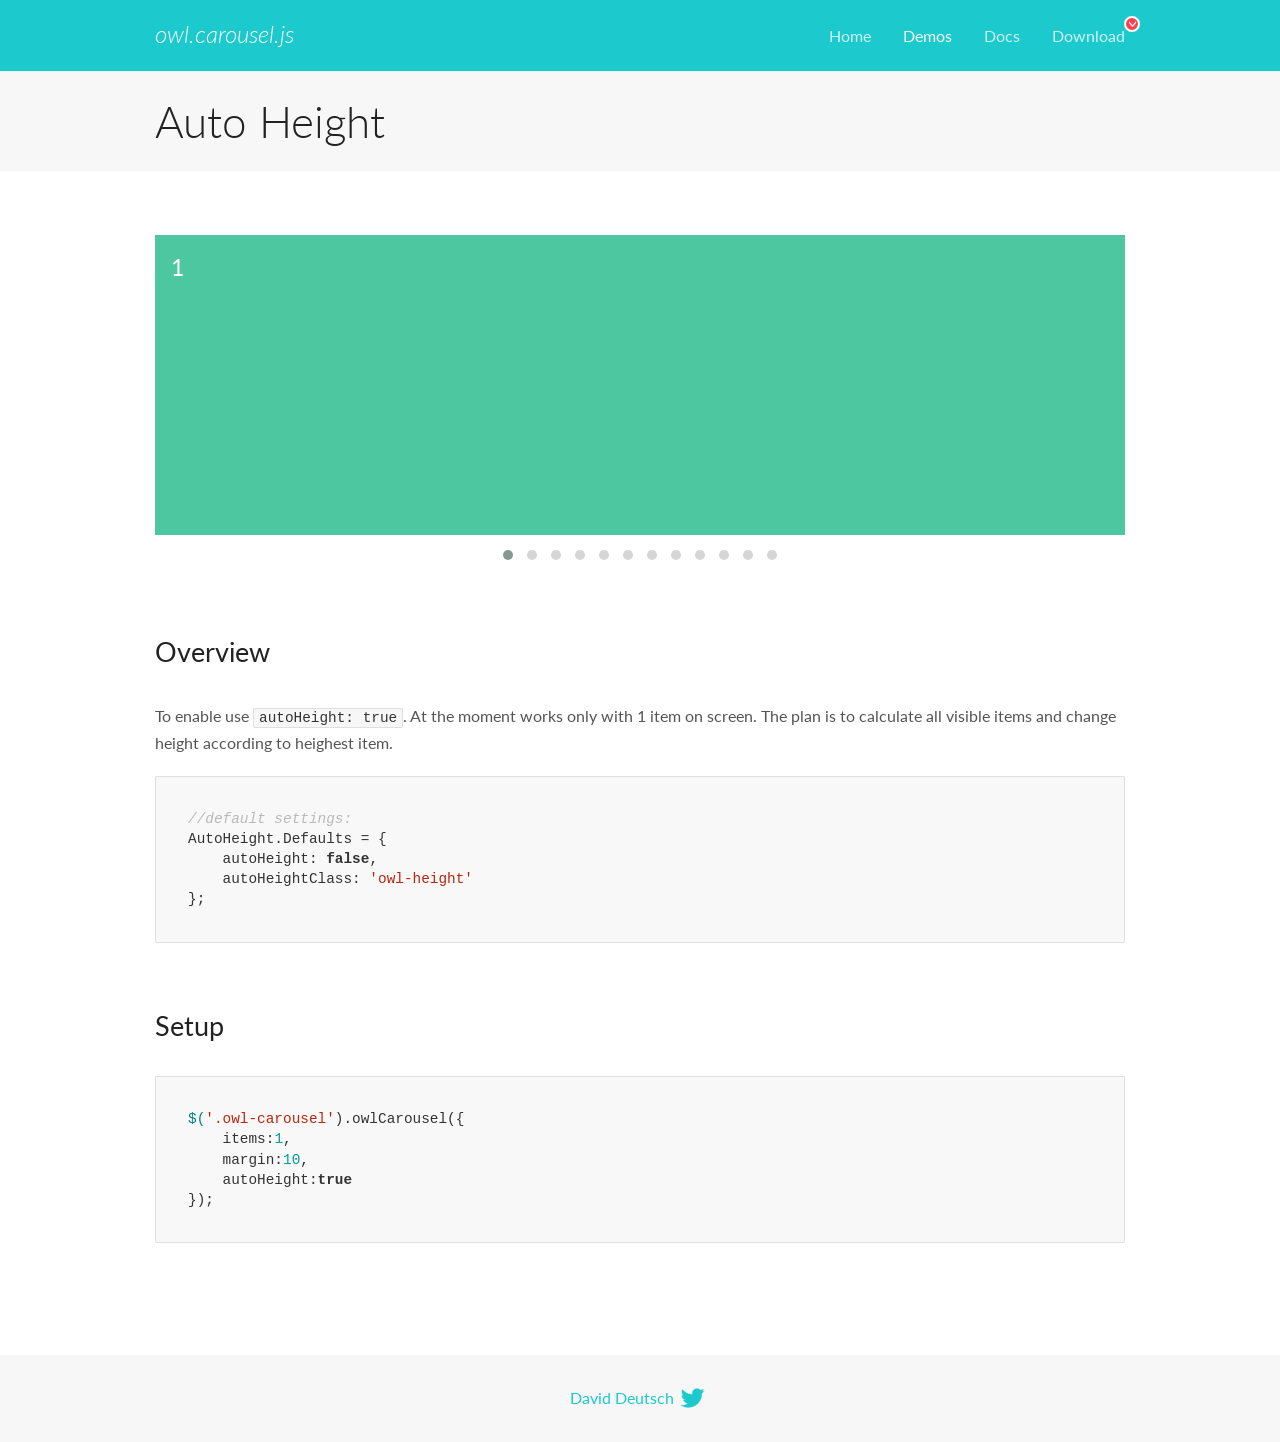
<file: assets/OwlCarousel2-2.3.4/OwlCarousel2-2.3.4/docs/demos/autoheight.html>
<!DOCTYPE html>
<html lang="en">
  <head>

    <!-- head -->
    <meta charset="utf-8">
    <meta name="msapplication-tap-highlight" content="no" />
    <meta name="viewport" content="width=device-width, initial-scale=1.0" />
    <meta name="description" content="autoHeight usage demo">
    <meta name="author" content="David Deutsch">
    <title>
      Auto Height Demo | Owl Carousel | 2.3.4
    </title>

    <!-- Stylesheets -->
    <link href='https://fonts.googleapis.com/css?family=Lato:300,400,700,400italic,300italic' rel='stylesheet' type='text/css'>
    <link rel="stylesheet" href="../assets/css/docs.theme.min.css">

    <!-- Owl Stylesheets -->
    <link rel="stylesheet" href="../assets/owlcarousel/assets/owl.carousel.min.css">
    <link rel="stylesheet" href="../assets/owlcarousel/assets/owl.theme.default.min.css">

    <!-- HTML5 shim and Respond.js IE8 support of HTML5 elements and media queries -->

    <!--[if lt IE 9]>
      <script src="https://oss.maxcdn.com/libs/html5shiv/3.7.0/html5shiv.js"></script>
      <script src="https://oss.maxcdn.com/libs/respond.js/1.3.0/respond.min.js"></script>
    <![endif]-->

    <!-- Favicons -->
    <link rel="apple-touch-icon-precomposed" sizes="144x144" href="../assets/ico/apple-touch-icon-144-precomposed.png">
    <link rel="shortcut icon" href="../assets/ico/favicon.png">
    <link rel="shortcut icon" href="favicon.ico">

    <!-- Yeah i know js should not be in header. Its required for demos.-->

    <!-- javascript -->
    <script src="../assets/vendors/jquery.min.js"></script>
    <script src="../assets/owlcarousel/owl.carousel.js"></script>
  </head>
  <body>

    <!-- header -->
    <header class="header">
      <div class="row">
        <div class="large-12 columns">
          <div class="brand left">
            <h3>
              <a href="/OwlCarousel2/">owl.carousel.js</a> 
            </h3>
          </div>
          <a id="toggle-nav" class="right">
            <span></span> <span></span> <span></span> 
          </a> 
          <div class="nav-bar">
            <ul class="clearfix">
              <li> <a href="/OwlCarousel2/index.html">Home</a>  </li>
              <li class="active">
                <a href="/OwlCarousel2/demos/demos.html">Demos</a> 
              </li>
              <li> <a href="/OwlCarousel2/docs/started-welcome.html">Docs</a>  </li>
              <li>
                <a href="https://github.com/OwlCarousel2/OwlCarousel2/archive/2.3.4.zip">Download</a> 
                <span class="download"></span> 
              </li>
            </ul>
          </div>
        </div>
      </div>
    </header>

    <!-- title -->
    <section class="title">
      <div class="row">
        <div class="large-12 columns">
          <h1>Auto Height</h1>
        </div>
      </div>
    </section>

    <!--  Demos -->
    <section id="demos">
      <div class="row">
        <div class="large-12 columns">
          <div class="owl-carousel owl-theme">
            <div class="item" style="height:300px">
              <h4>1</h4>
            </div>
            <div class="item" style="height:100px">
              <h4>2</h4>
            </div>
            <div class="item" style="height:500px">
              <h4>3</h4>
            </div>
            <div class="item" style="height:250px">
              <h4>4</h4>
            </div>
            <div class="item" style="height:400px">
              <h4>5</h4>
            </div>
            <div class="item" style="height:500px">
              <h4>6</h4>
            </div>
            <div class="item" style="height:600px">
              <h4>7</h4>
            </div>
            <div class="item" style="height:400px">
              <h4>8</h4>
            </div>
            <div class="item" style="height:300px">
              <h4>9</h4>
            </div>
            <div class="item" style="height:350px">
              <h4>10</h4>
            </div>
            <div class="item" style="height:200px">
              <h4>11</h4>
            </div>
            <div class="item" style="height:150px">
              <h4>12</h4>
            </div>
          </div>
          <h3 id="overview">Overview</h3>
          <p>To enable use <code>autoHeight: true</code>. At the moment works only with 1 item on screen. The plan is to calculate all visible items and change height according to heighest item.</p>
          <pre><code>//default settings:
AutoHeight.Defaults = {
    autoHeight: false,
    autoHeightClass: &#39;owl-height&#39;
};</code></pre>
          <h3 id="setup">Setup</h3>
          <pre><code>$(&#39;.owl-carousel&#39;).owlCarousel({
    items:1,
    margin:10,
    autoHeight:true
});</code></pre>
          <script>
            $(document).ready(function() {
              $('.owl-carousel').owlCarousel({
                items: 1,
                margin: 10,
                autoHeight: true
              });
            })
          </script>
        </div>
      </div>
    </section>

    <!-- footer -->
    <footer class="footer">
      <div class="row">
        <div class="large-12 columns">
          <h5>
            <a href="/OwlCarousel2/docs/support-contact.html">David Deutsch</a> 
            <a id="custom-tweet-button" href="https://twitter.com/share?url=https://github.com/OwlCarousel2/OwlCarousel2&text=Owl Carousel - This is so awesome! " target="_blank"></a> 
          </h5>
        </div>
      </div>
    </footer>

    <!-- vendors -->
    <script src="../assets/vendors/highlight.js"></script>
    <script src="../assets/js/app.js"></script>
  </body>
</html>
</file>
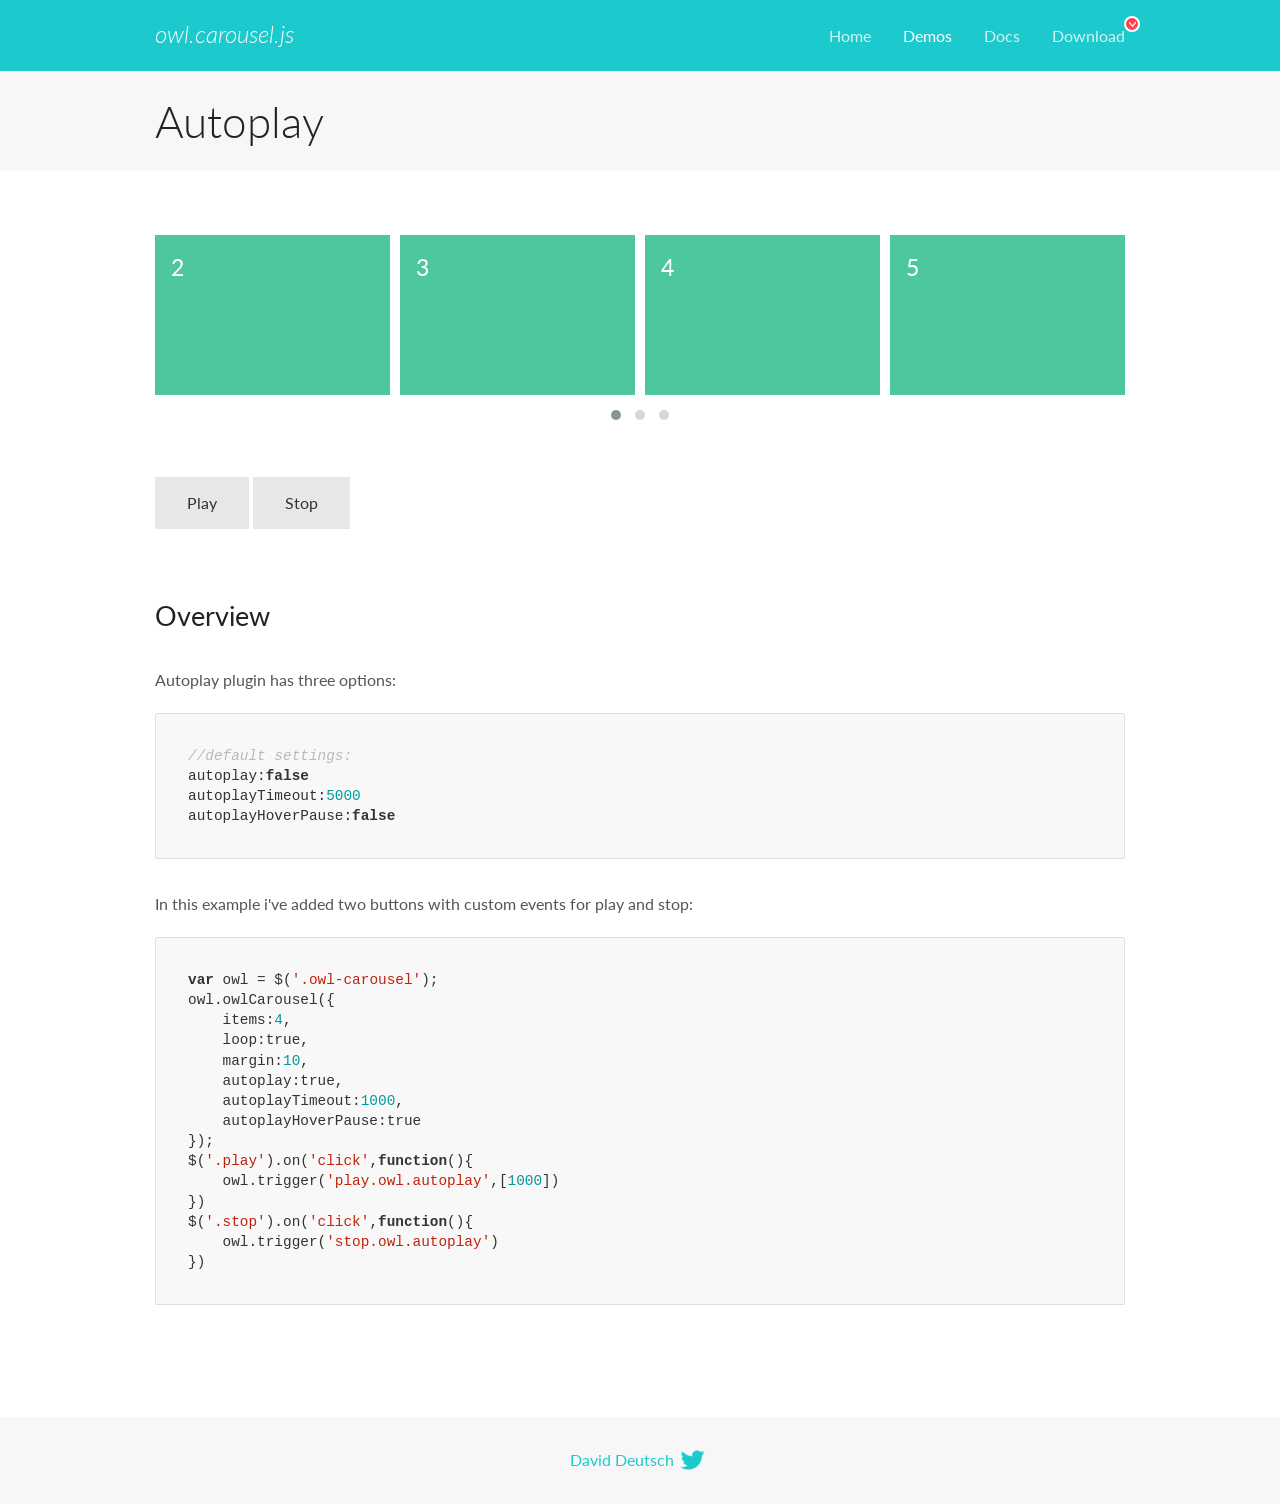
<file: assets/OwlCarousel2-2.3.4/OwlCarousel2-2.3.4/docs/demos/autoplay.html>
<!DOCTYPE html>
<html lang="en">
  <head>

    <!-- head -->
    <meta charset="utf-8">
    <meta name="msapplication-tap-highlight" content="no" />
    <meta name="viewport" content="width=device-width, initial-scale=1.0" />
    <meta name="description" content="Autoplay usage demo">
    <meta name="author" content="David Deutsch">
    <title>
      Autoplay Demo | Owl Carousel | 2.3.4
    </title>

    <!-- Stylesheets -->
    <link href='https://fonts.googleapis.com/css?family=Lato:300,400,700,400italic,300italic' rel='stylesheet' type='text/css'>
    <link rel="stylesheet" href="../assets/css/docs.theme.min.css">

    <!-- Owl Stylesheets -->
    <link rel="stylesheet" href="../assets/owlcarousel/assets/owl.carousel.min.css">
    <link rel="stylesheet" href="../assets/owlcarousel/assets/owl.theme.default.min.css">

    <!-- HTML5 shim and Respond.js IE8 support of HTML5 elements and media queries -->

    <!--[if lt IE 9]>
      <script src="https://oss.maxcdn.com/libs/html5shiv/3.7.0/html5shiv.js"></script>
      <script src="https://oss.maxcdn.com/libs/respond.js/1.3.0/respond.min.js"></script>
    <![endif]-->

    <!-- Favicons -->
    <link rel="apple-touch-icon-precomposed" sizes="144x144" href="../assets/ico/apple-touch-icon-144-precomposed.png">
    <link rel="shortcut icon" href="../assets/ico/favicon.png">
    <link rel="shortcut icon" href="favicon.ico">

    <!-- Yeah i know js should not be in header. Its required for demos.-->

    <!-- javascript -->
    <script src="../assets/vendors/jquery.min.js"></script>
    <script src="../assets/owlcarousel/owl.carousel.js"></script>
  </head>
  <body>

    <!-- header -->
    <header class="header">
      <div class="row">
        <div class="large-12 columns">
          <div class="brand left">
            <h3>
              <a href="/OwlCarousel2/">owl.carousel.js</a> 
            </h3>
          </div>
          <a id="toggle-nav" class="right">
            <span></span> <span></span> <span></span> 
          </a> 
          <div class="nav-bar">
            <ul class="clearfix">
              <li> <a href="/OwlCarousel2/index.html">Home</a>  </li>
              <li class="active">
                <a href="/OwlCarousel2/demos/demos.html">Demos</a> 
              </li>
              <li> <a href="/OwlCarousel2/docs/started-welcome.html">Docs</a>  </li>
              <li>
                <a href="https://github.com/OwlCarousel2/OwlCarousel2/archive/2.3.4.zip">Download</a> 
                <span class="download"></span> 
              </li>
            </ul>
          </div>
        </div>
      </div>
    </header>

    <!-- title -->
    <section class="title">
      <div class="row">
        <div class="large-12 columns">
          <h1>Autoplay</h1>
        </div>
      </div>
    </section>

    <!--  Demos -->
    <section id="demos">
      <div class="row">
        <div class="large-12 columns">
          <div class="owl-carousel owl-theme">
            <div class="item">
              <h4>1</h4>
            </div>
            <div class="item">
              <h4>2</h4>
            </div>
            <div class="item">
              <h4>3</h4>
            </div>
            <div class="item">
              <h4>4</h4>
            </div>
            <div class="item">
              <h4>5</h4>
            </div>
            <div class="item">
              <h4>6</h4>
            </div>
            <div class="item">
              <h4>7</h4>
            </div>
            <div class="item">
              <h4>8</h4>
            </div>
            <div class="item">
              <h4>9</h4>
            </div>
            <div class="item">
              <h4>10</h4>
            </div>
            <div class="item">
              <h4>11</h4>
            </div>
            <div class="item">
              <h4>12</h4>
            </div>
          </div>
          <a class="button secondary play">Play</a> 
          <a class="button secondary stop">Stop</a> 
          <h3 id="overview">Overview</h3>
          <p>Autoplay plugin has three options:</p>
          <pre><code>//default settings:
autoplay:false
autoplayTimeout:5000
autoplayHoverPause:false</code></pre>
          <p>In this example i&#39;ve added two buttons with custom events for play and stop:</p>
          <pre><code>var owl = $(&#39;.owl-carousel&#39;);
owl.owlCarousel({
    items:4,
    loop:true,
    margin:10,
    autoplay:true,
    autoplayTimeout:1000,
    autoplayHoverPause:true
});
$(&#39;.play&#39;).on(&#39;click&#39;,function(){
    owl.trigger(&#39;play.owl.autoplay&#39;,[1000])
})
$(&#39;.stop&#39;).on(&#39;click&#39;,function(){
    owl.trigger(&#39;stop.owl.autoplay&#39;)
})</code></pre>
          <script>
            $(document).ready(function() {
              var owl = $('.owl-carousel');
              owl.owlCarousel({
                items: 4,
                loop: true,
                margin: 10,
                autoplay: true,
                autoplayTimeout: 1000,
                autoplayHoverPause: true
              });
              $('.play').on('click', function() {
                owl.trigger('play.owl.autoplay', [1000])
              })
              $('.stop').on('click', function() {
                owl.trigger('stop.owl.autoplay')
              })
            })
          </script>
        </div>
      </div>
    </section>

    <!-- footer -->
    <footer class="footer">
      <div class="row">
        <div class="large-12 columns">
          <h5>
            <a href="/OwlCarousel2/docs/support-contact.html">David Deutsch</a> 
            <a id="custom-tweet-button" href="https://twitter.com/share?url=https://github.com/OwlCarousel2/OwlCarousel2&text=Owl Carousel - This is so awesome! " target="_blank"></a> 
          </h5>
        </div>
      </div>
    </footer>

    <!-- vendors -->
    <script src="../assets/vendors/highlight.js"></script>
    <script src="../assets/js/app.js"></script>
  </body>
</html>
</file>
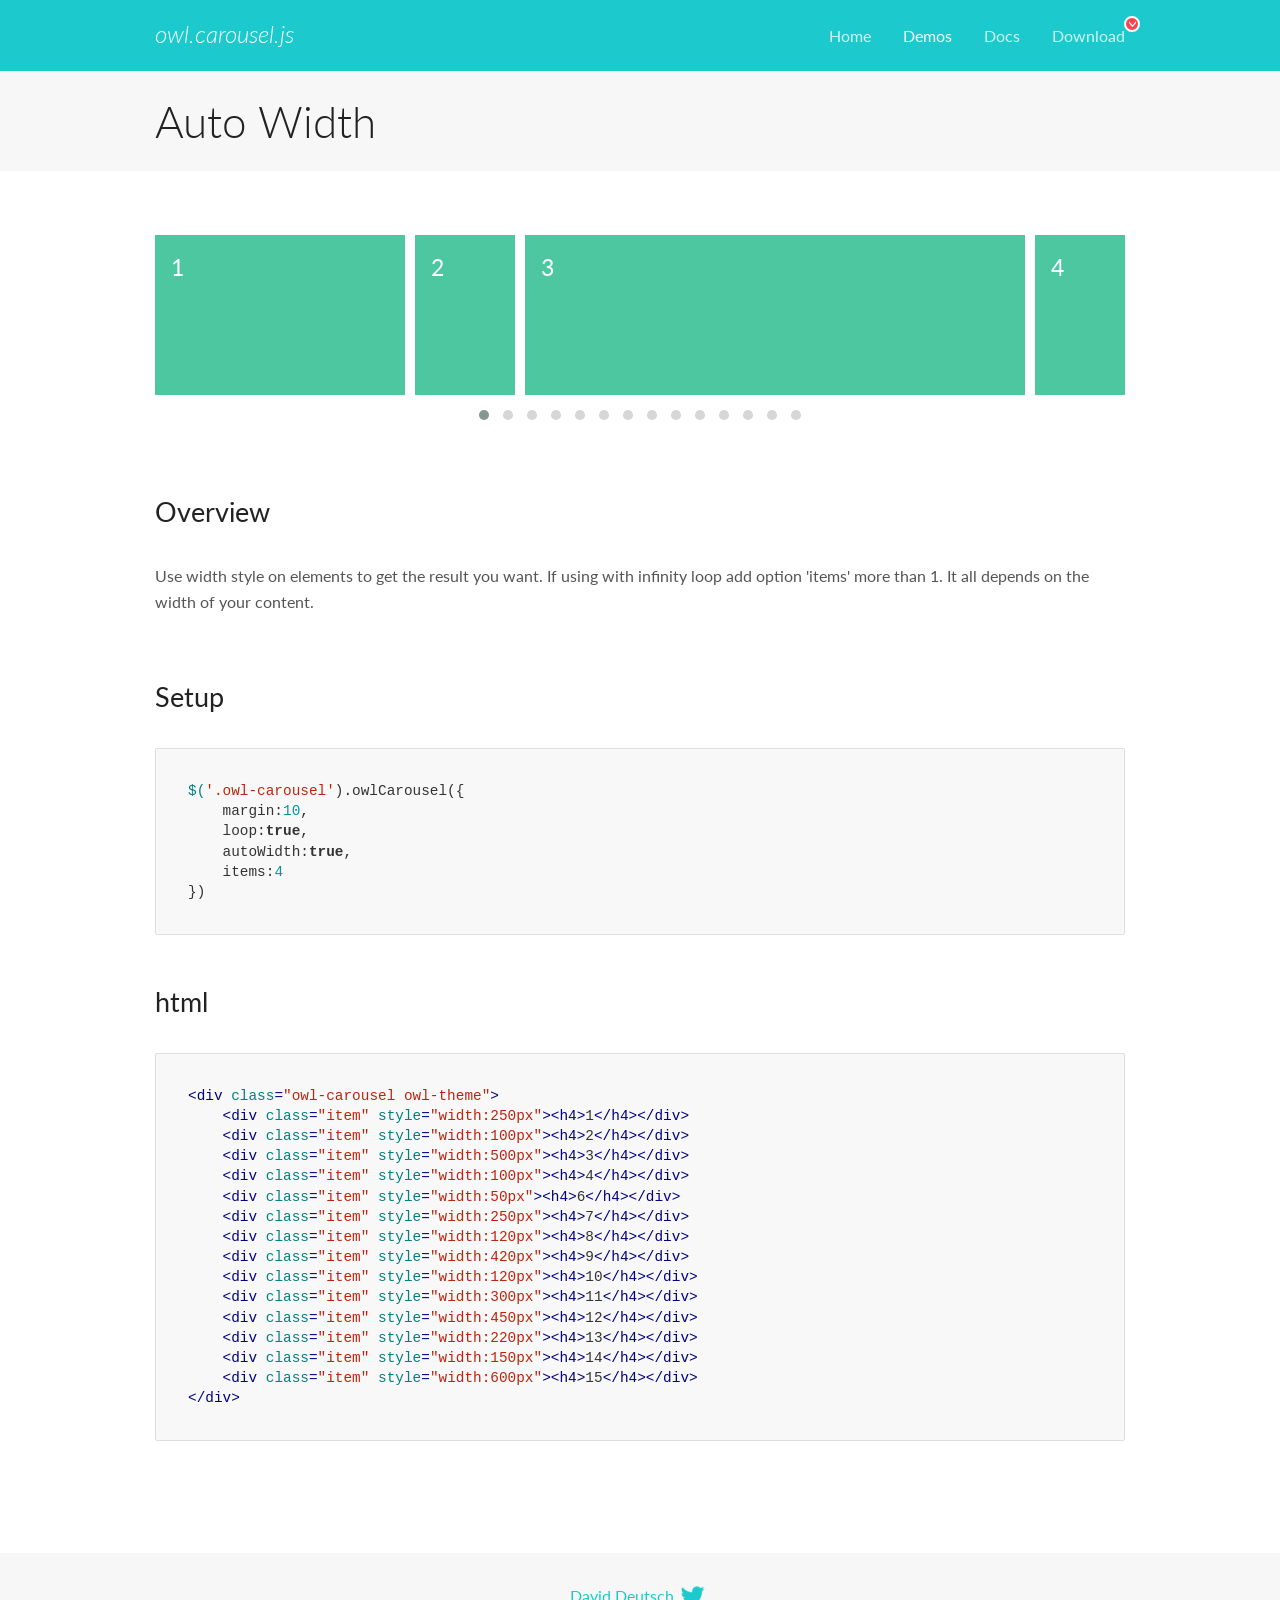
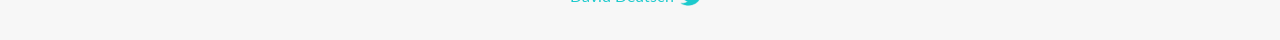
<file: assets/OwlCarousel2-2.3.4/OwlCarousel2-2.3.4/docs/demos/autowidth.html>
<!DOCTYPE html>
<html lang="en">
  <head>

    <!-- head -->
    <meta charset="utf-8">
    <meta name="msapplication-tap-highlight" content="no" />
    <meta name="viewport" content="width=device-width, initial-scale=1.0" />
    <meta name="description" content="Auto Width">
    <meta name="author" content="David Deutsch">
    <title>
      Auto Width Demo | Owl Carousel | 2.3.4
    </title>

    <!-- Stylesheets -->
    <link href='https://fonts.googleapis.com/css?family=Lato:300,400,700,400italic,300italic' rel='stylesheet' type='text/css'>
    <link rel="stylesheet" href="../assets/css/docs.theme.min.css">

    <!-- Owl Stylesheets -->
    <link rel="stylesheet" href="../assets/owlcarousel/assets/owl.carousel.min.css">
    <link rel="stylesheet" href="../assets/owlcarousel/assets/owl.theme.default.min.css">

    <!-- HTML5 shim and Respond.js IE8 support of HTML5 elements and media queries -->

    <!--[if lt IE 9]>
      <script src="https://oss.maxcdn.com/libs/html5shiv/3.7.0/html5shiv.js"></script>
      <script src="https://oss.maxcdn.com/libs/respond.js/1.3.0/respond.min.js"></script>
    <![endif]-->

    <!-- Favicons -->
    <link rel="apple-touch-icon-precomposed" sizes="144x144" href="../assets/ico/apple-touch-icon-144-precomposed.png">
    <link rel="shortcut icon" href="../assets/ico/favicon.png">
    <link rel="shortcut icon" href="favicon.ico">

    <!-- Yeah i know js should not be in header. Its required for demos.-->

    <!-- javascript -->
    <script src="../assets/vendors/jquery.min.js"></script>
    <script src="../assets/owlcarousel/owl.carousel.js"></script>
  </head>
  <body>

    <!-- header -->
    <header class="header">
      <div class="row">
        <div class="large-12 columns">
          <div class="brand left">
            <h3>
              <a href="/OwlCarousel2/">owl.carousel.js</a> 
            </h3>
          </div>
          <a id="toggle-nav" class="right">
            <span></span> <span></span> <span></span> 
          </a> 
          <div class="nav-bar">
            <ul class="clearfix">
              <li> <a href="/OwlCarousel2/index.html">Home</a>  </li>
              <li class="active">
                <a href="/OwlCarousel2/demos/demos.html">Demos</a> 
              </li>
              <li> <a href="/OwlCarousel2/docs/started-welcome.html">Docs</a>  </li>
              <li>
                <a href="https://github.com/OwlCarousel2/OwlCarousel2/archive/2.3.4.zip">Download</a> 
                <span class="download"></span> 
              </li>
            </ul>
          </div>
        </div>
      </div>
    </header>

    <!-- title -->
    <section class="title">
      <div class="row">
        <div class="large-12 columns">
          <h1>Auto Width</h1>
        </div>
      </div>
    </section>

    <!--  Demos -->
    <section id="demos">
      <div class="row">
        <div class="large-12 columns">
          <div class="owl-carousel owl-theme">
            <div class="item" style="width:250px">
              <h4>1</h4>
            </div>
            <div class="item" style="width:100px">
              <h4>2</h4>
            </div>
            <div class="item" style="width:500px">
              <h4>3</h4>
            </div>
            <div class="item" style="width:100px">
              <h4>4</h4>
            </div>
            <div class="item" style="width:50px">
              <h4>6</h4>
            </div>
            <div class="item" style="width:250px">
              <h4>7</h4>
            </div>
            <div class="item" style="width:120px">
              <h4>8</h4>
            </div>
            <div class="item" style="width:420px">
              <h4>9</h4>
            </div>
            <div class="item" style="width:120px">
              <h4>10</h4>
            </div>
            <div class="item" style="width:300px">
              <h4>11</h4>
            </div>
            <div class="item" style="width:450px">
              <h4>12</h4>
            </div>
            <div class="item" style="width:220px">
              <h4>13</h4>
            </div>
            <div class="item" style="width:150px">
              <h4>14</h4>
            </div>
            <div class="item" style="width:600px">
              <h4>15</h4>
            </div>
          </div>
          <h3 id="overview">Overview</h3>
          <p>Use width style on elements to get the result you want. If using with infinity loop add option &#39;items&#39; more than 1. It all depends on the width of your content.</p>
          <h3 id="setup">Setup</h3>
          <pre><code>$(&#39;.owl-carousel&#39;).owlCarousel({
    margin:10,
    loop:true,
    autoWidth:true,
    items:4
})</code></pre>
          <h3 id="html">html</h3>
          <pre><code>&lt;div class=&quot;owl-carousel owl-theme&quot;&gt;
    &lt;div class=&quot;item&quot; style=&quot;width:250px&quot;&gt;&lt;h4&gt;1&lt;/h4&gt;&lt;/div&gt;
    &lt;div class=&quot;item&quot; style=&quot;width:100px&quot;&gt;&lt;h4&gt;2&lt;/h4&gt;&lt;/div&gt;
    &lt;div class=&quot;item&quot; style=&quot;width:500px&quot;&gt;&lt;h4&gt;3&lt;/h4&gt;&lt;/div&gt;
    &lt;div class=&quot;item&quot; style=&quot;width:100px&quot;&gt;&lt;h4&gt;4&lt;/h4&gt;&lt;/div&gt;
    &lt;div class=&quot;item&quot; style=&quot;width:50px&quot;&gt;&lt;h4&gt;6&lt;/h4&gt;&lt;/div&gt;
    &lt;div class=&quot;item&quot; style=&quot;width:250px&quot;&gt;&lt;h4&gt;7&lt;/h4&gt;&lt;/div&gt;
    &lt;div class=&quot;item&quot; style=&quot;width:120px&quot;&gt;&lt;h4&gt;8&lt;/h4&gt;&lt;/div&gt;
    &lt;div class=&quot;item&quot; style=&quot;width:420px&quot;&gt;&lt;h4&gt;9&lt;/h4&gt;&lt;/div&gt;
    &lt;div class=&quot;item&quot; style=&quot;width:120px&quot;&gt;&lt;h4&gt;10&lt;/h4&gt;&lt;/div&gt;
    &lt;div class=&quot;item&quot; style=&quot;width:300px&quot;&gt;&lt;h4&gt;11&lt;/h4&gt;&lt;/div&gt;
    &lt;div class=&quot;item&quot; style=&quot;width:450px&quot;&gt;&lt;h4&gt;12&lt;/h4&gt;&lt;/div&gt;
    &lt;div class=&quot;item&quot; style=&quot;width:220px&quot;&gt;&lt;h4&gt;13&lt;/h4&gt;&lt;/div&gt;
    &lt;div class=&quot;item&quot; style=&quot;width:150px&quot;&gt;&lt;h4&gt;14&lt;/h4&gt;&lt;/div&gt;
    &lt;div class=&quot;item&quot; style=&quot;width:600px&quot;&gt;&lt;h4&gt;15&lt;/h4&gt;&lt;/div&gt;
&lt;/div&gt;</code></pre>
          <script>
            $(document).ready(function() {
              $('.owl-carousel').owlCarousel({
                margin: 10,
                loop: true,
                autoWidth: true,
                items: 4
              })
            })
          </script>
        </div>
      </div>
    </section>

    <!-- footer -->
    <footer class="footer">
      <div class="row">
        <div class="large-12 columns">
          <h5>
            <a href="/OwlCarousel2/docs/support-contact.html">David Deutsch</a> 
            <a id="custom-tweet-button" href="https://twitter.com/share?url=https://github.com/OwlCarousel2/OwlCarousel2&text=Owl Carousel - This is so awesome! " target="_blank"></a> 
          </h5>
        </div>
      </div>
    </footer>

    <!-- vendors -->
    <script src="../assets/vendors/highlight.js"></script>
    <script src="../assets/js/app.js"></script>
  </body>
</html>
</file>
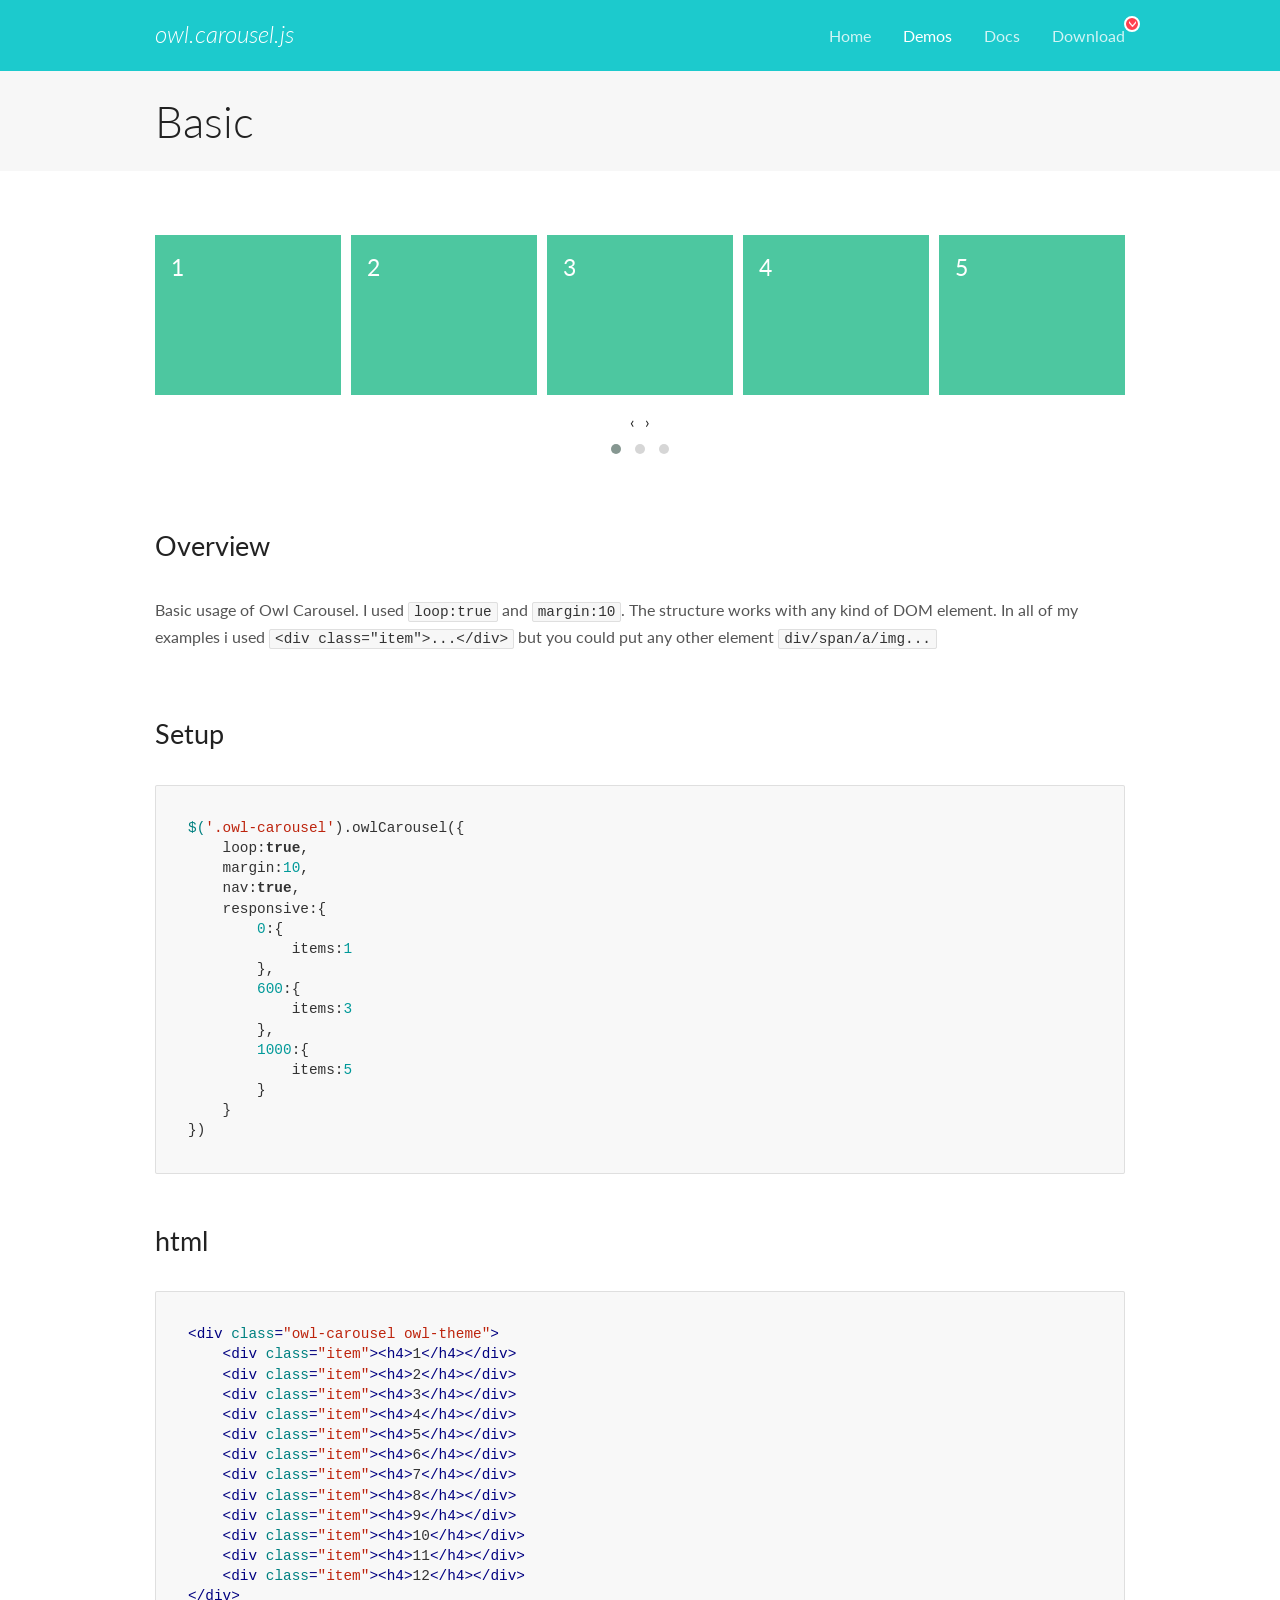
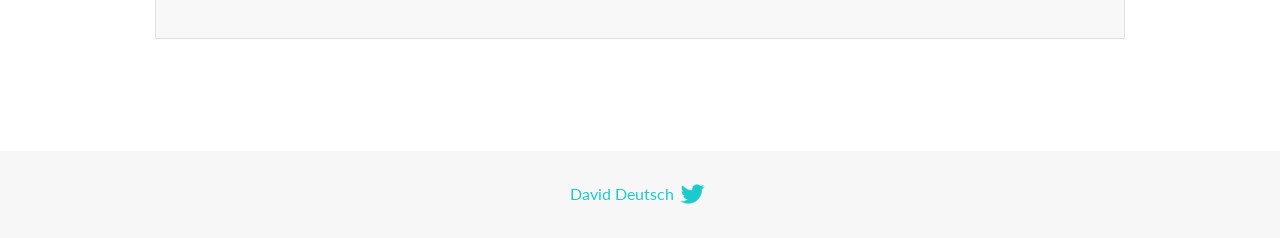
<file: assets/OwlCarousel2-2.3.4/OwlCarousel2-2.3.4/docs/demos/basic.html>
<!DOCTYPE html>
<html lang="en">
  <head>

    <!-- head -->
    <meta charset="utf-8">
    <meta name="msapplication-tap-highlight" content="no" />
    <meta name="viewport" content="width=device-width, initial-scale=1.0" />
    <meta name="description" content="Basic usage demo">
    <meta name="author" content="David Deutsch">
    <title>
      Basic Demo | Owl Carousel | 2.3.4
    </title>

    <!-- Stylesheets -->
    <link href='https://fonts.googleapis.com/css?family=Lato:300,400,700,400italic,300italic' rel='stylesheet' type='text/css'>
    <link rel="stylesheet" href="../assets/css/docs.theme.min.css">

    <!-- Owl Stylesheets -->
    <link rel="stylesheet" href="../assets/owlcarousel/assets/owl.carousel.min.css">
    <link rel="stylesheet" href="../assets/owlcarousel/assets/owl.theme.default.min.css">

    <!-- HTML5 shim and Respond.js IE8 support of HTML5 elements and media queries -->

    <!--[if lt IE 9]>
      <script src="https://oss.maxcdn.com/libs/html5shiv/3.7.0/html5shiv.js"></script>
      <script src="https://oss.maxcdn.com/libs/respond.js/1.3.0/respond.min.js"></script>
    <![endif]-->

    <!-- Favicons -->
    <link rel="apple-touch-icon-precomposed" sizes="144x144" href="../assets/ico/apple-touch-icon-144-precomposed.png">
    <link rel="shortcut icon" href="../assets/ico/favicon.png">
    <link rel="shortcut icon" href="favicon.ico">

    <!-- Yeah i know js should not be in header. Its required for demos.-->

    <!-- javascript -->
    <script src="../assets/vendors/jquery.min.js"></script>
    <script src="../assets/owlcarousel/owl.carousel.js"></script>
  </head>
  <body>

    <!-- header -->
    <header class="header">
      <div class="row">
        <div class="large-12 columns">
          <div class="brand left">
            <h3>
              <a href="/OwlCarousel2/">owl.carousel.js</a> 
            </h3>
          </div>
          <a id="toggle-nav" class="right">
            <span></span> <span></span> <span></span> 
          </a> 
          <div class="nav-bar">
            <ul class="clearfix">
              <li> <a href="/OwlCarousel2/index.html">Home</a>  </li>
              <li class="active">
                <a href="/OwlCarousel2/demos/demos.html">Demos</a> 
              </li>
              <li> <a href="/OwlCarousel2/docs/started-welcome.html">Docs</a>  </li>
              <li>
                <a href="https://github.com/OwlCarousel2/OwlCarousel2/archive/2.3.4.zip">Download</a> 
                <span class="download"></span> 
              </li>
            </ul>
          </div>
        </div>
      </div>
    </header>

    <!-- title -->
    <section class="title">
      <div class="row">
        <div class="large-12 columns">
          <h1>Basic</h1>
        </div>
      </div>
    </section>

    <!--  Demos -->
    <section id="demos">
      <div class="row">
        <div class="large-12 columns">
          <div class="owl-carousel owl-theme">
            <div class="item">
              <h4>1</h4>
            </div>
            <div class="item">
              <h4>2</h4>
            </div>
            <div class="item">
              <h4>3</h4>
            </div>
            <div class="item">
              <h4>4</h4>
            </div>
            <div class="item">
              <h4>5</h4>
            </div>
            <div class="item">
              <h4>6</h4>
            </div>
            <div class="item">
              <h4>7</h4>
            </div>
            <div class="item">
              <h4>8</h4>
            </div>
            <div class="item">
              <h4>9</h4>
            </div>
            <div class="item">
              <h4>10</h4>
            </div>
            <div class="item">
              <h4>11</h4>
            </div>
            <div class="item">
              <h4>12</h4>
            </div>
          </div>
          <h3 id="overview">Overview</h3>
          <p>Basic usage of Owl Carousel. I used <code>loop:true</code> and <code>margin:10</code>. The structure works with any kind of DOM element. In all of my examples i used <code>&lt;div class=&quot;item&quot;&gt;...&lt;/div&gt;</code> but you could
            put any other element <code>div/span/a/img...</code></p>
          <h3 id="setup">Setup</h3>
          <pre><code>$(&#39;.owl-carousel&#39;).owlCarousel({
    loop:true,
    margin:10,
    nav:true,
    responsive:{
        0:{
            items:1
        },
        600:{
            items:3
        },
        1000:{
            items:5
        }
    }
})</code></pre>
          <h3 id="html">html</h3>
          <pre><code>&lt;div class=&quot;owl-carousel owl-theme&quot;&gt;
    &lt;div class=&quot;item&quot;&gt;&lt;h4&gt;1&lt;/h4&gt;&lt;/div&gt;
    &lt;div class=&quot;item&quot;&gt;&lt;h4&gt;2&lt;/h4&gt;&lt;/div&gt;
    &lt;div class=&quot;item&quot;&gt;&lt;h4&gt;3&lt;/h4&gt;&lt;/div&gt;
    &lt;div class=&quot;item&quot;&gt;&lt;h4&gt;4&lt;/h4&gt;&lt;/div&gt;
    &lt;div class=&quot;item&quot;&gt;&lt;h4&gt;5&lt;/h4&gt;&lt;/div&gt;
    &lt;div class=&quot;item&quot;&gt;&lt;h4&gt;6&lt;/h4&gt;&lt;/div&gt;
    &lt;div class=&quot;item&quot;&gt;&lt;h4&gt;7&lt;/h4&gt;&lt;/div&gt;
    &lt;div class=&quot;item&quot;&gt;&lt;h4&gt;8&lt;/h4&gt;&lt;/div&gt;
    &lt;div class=&quot;item&quot;&gt;&lt;h4&gt;9&lt;/h4&gt;&lt;/div&gt;
    &lt;div class=&quot;item&quot;&gt;&lt;h4&gt;10&lt;/h4&gt;&lt;/div&gt;
    &lt;div class=&quot;item&quot;&gt;&lt;h4&gt;11&lt;/h4&gt;&lt;/div&gt;
    &lt;div class=&quot;item&quot;&gt;&lt;h4&gt;12&lt;/h4&gt;&lt;/div&gt;
&lt;/div&gt;</code></pre>
          <script>
            $(document).ready(function() {
              var owl = $('.owl-carousel');
              owl.owlCarousel({
                margin: 10,
                nav: true,
                loop: true,
                responsive: {
                  0: {
                    items: 1
                  },
                  600: {
                    items: 3
                  },
                  1000: {
                    items: 5
                  }
                }
              })
            })
          </script>
        </div>
      </div>
    </section>

    <!-- footer -->
    <footer class="footer">
      <div class="row">
        <div class="large-12 columns">
          <h5>
            <a href="/OwlCarousel2/docs/support-contact.html">David Deutsch</a> 
            <a id="custom-tweet-button" href="https://twitter.com/share?url=https://github.com/OwlCarousel2/OwlCarousel2&text=Owl Carousel - This is so awesome! " target="_blank"></a> 
          </h5>
        </div>
      </div>
    </footer>

    <!-- vendors -->
    <script src="../assets/vendors/highlight.js"></script>
    <script src="../assets/js/app.js"></script>
  </body>
</html>
</file>
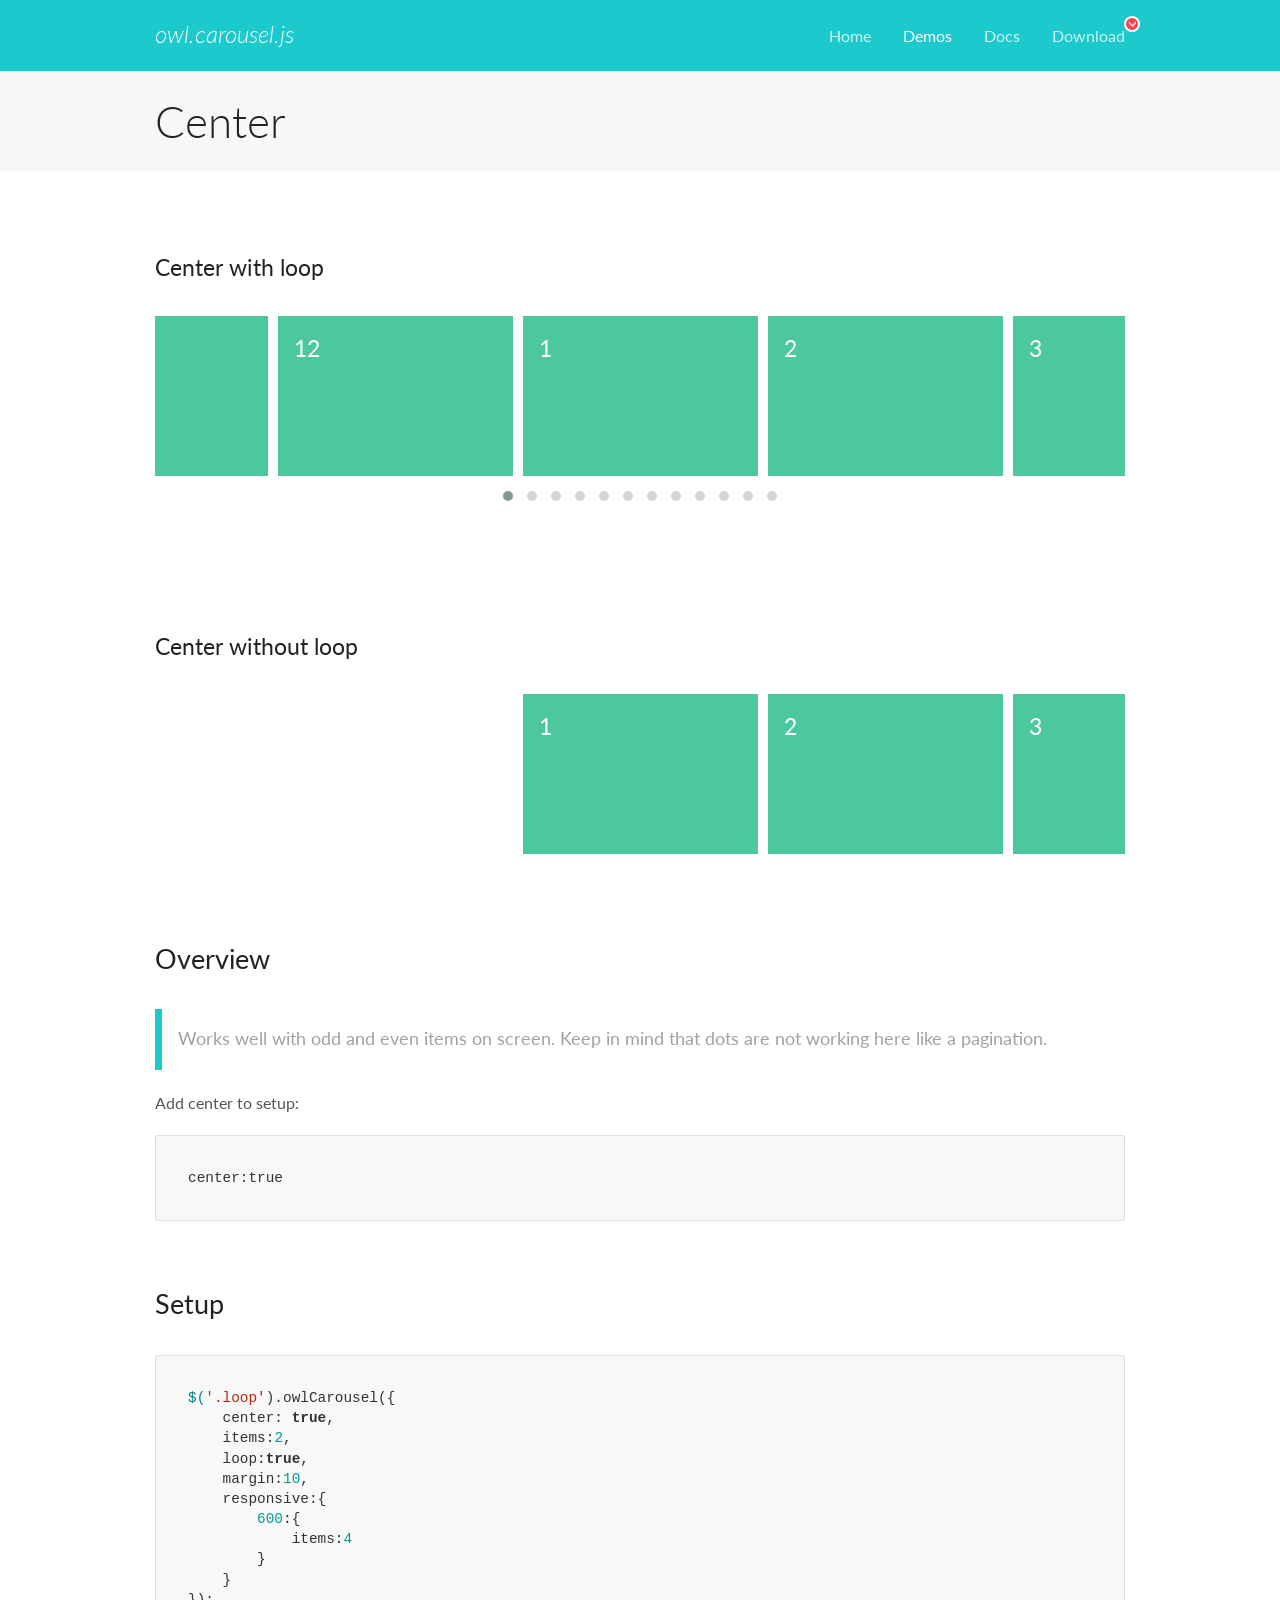
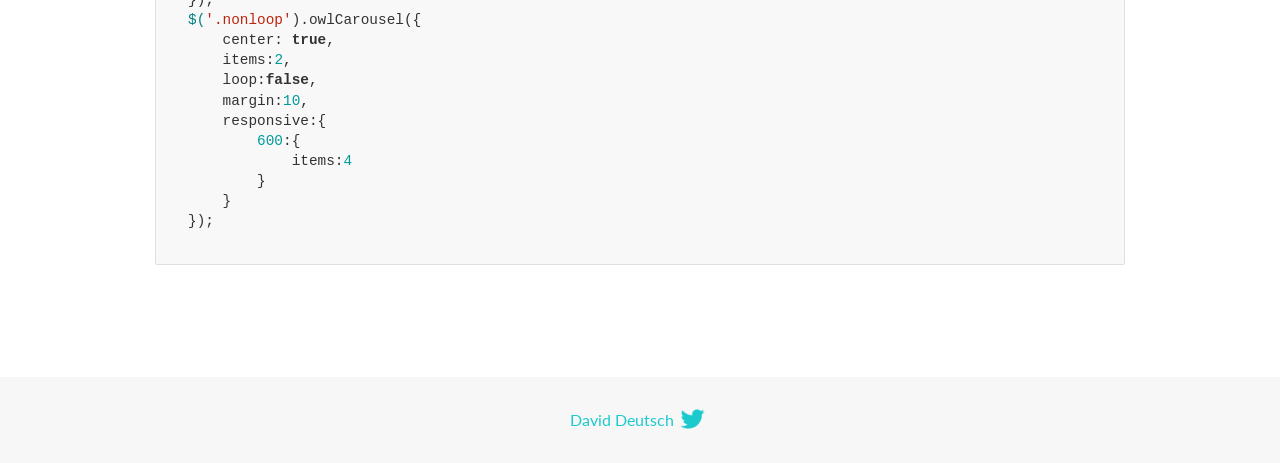
<file: assets/OwlCarousel2-2.3.4/OwlCarousel2-2.3.4/docs/demos/center.html>
<!DOCTYPE html>
<html lang="en">
  <head>

    <!-- head -->
    <meta charset="utf-8">
    <meta name="msapplication-tap-highlight" content="no" />
    <meta name="viewport" content="width=device-width, initial-scale=1.0" />
    <meta name="description" content="Center carousel">
    <meta name="author" content="David Deutsch">
    <title>
      Center Demo | Owl Carousel | 2.3.4
    </title>

    <!-- Stylesheets -->
    <link href='https://fonts.googleapis.com/css?family=Lato:300,400,700,400italic,300italic' rel='stylesheet' type='text/css'>
    <link rel="stylesheet" href="../assets/css/docs.theme.min.css">

    <!-- Owl Stylesheets -->
    <link rel="stylesheet" href="../assets/owlcarousel/assets/owl.carousel.min.css">
    <link rel="stylesheet" href="../assets/owlcarousel/assets/owl.theme.default.min.css">

    <!-- HTML5 shim and Respond.js IE8 support of HTML5 elements and media queries -->

    <!--[if lt IE 9]>
      <script src="https://oss.maxcdn.com/libs/html5shiv/3.7.0/html5shiv.js"></script>
      <script src="https://oss.maxcdn.com/libs/respond.js/1.3.0/respond.min.js"></script>
    <![endif]-->

    <!-- Favicons -->
    <link rel="apple-touch-icon-precomposed" sizes="144x144" href="../assets/ico/apple-touch-icon-144-precomposed.png">
    <link rel="shortcut icon" href="../assets/ico/favicon.png">
    <link rel="shortcut icon" href="favicon.ico">

    <!-- Yeah i know js should not be in header. Its required for demos.-->

    <!-- javascript -->
    <script src="../assets/vendors/jquery.min.js"></script>
    <script src="../assets/owlcarousel/owl.carousel.js"></script>
  </head>
  <body>

    <!-- header -->
    <header class="header">
      <div class="row">
        <div class="large-12 columns">
          <div class="brand left">
            <h3>
              <a href="/OwlCarousel2/">owl.carousel.js</a> 
            </h3>
          </div>
          <a id="toggle-nav" class="right">
            <span></span> <span></span> <span></span> 
          </a> 
          <div class="nav-bar">
            <ul class="clearfix">
              <li> <a href="/OwlCarousel2/index.html">Home</a>  </li>
              <li class="active">
                <a href="/OwlCarousel2/demos/demos.html">Demos</a> 
              </li>
              <li> <a href="/OwlCarousel2/docs/started-welcome.html">Docs</a>  </li>
              <li>
                <a href="https://github.com/OwlCarousel2/OwlCarousel2/archive/2.3.4.zip">Download</a> 
                <span class="download"></span> 
              </li>
            </ul>
          </div>
        </div>
      </div>
    </header>

    <!-- title -->
    <section class="title">
      <div class="row">
        <div class="large-12 columns">
          <h1>Center</h1>
        </div>
      </div>
    </section>

    <!--  Demos -->
    <section id="demos">
      <div class="row">
        <div class="large-12 columns">
          <h4 id="center-with-loop">Center with loop</h4>
          <div class="loop owl-carousel owl-theme">
            <div class="item">
              <h4>1</h4>
            </div>
            <div class="item">
              <h4>2</h4>
            </div>
            <div class="item">
              <h4>3</h4>
            </div>
            <div class="item">
              <h4>4</h4>
            </div>
            <div class="item">
              <h4>5</h4>
            </div>
            <div class="item">
              <h4>6</h4>
            </div>
            <div class="item">
              <h4>7</h4>
            </div>
            <div class="item">
              <h4>8</h4>
            </div>
            <div class="item">
              <h4>9</h4>
            </div>
            <div class="item">
              <h4>10</h4>
            </div>
            <div class="item">
              <h4>11</h4>
            </div>
            <div class="item">
              <h4>12</h4>
            </div>
          </div>
          <br>
          <h4 id="center-without-loop">Center without loop</h4>
          <div class="nonloop owl-carousel">
            <div class="item">
              <h4>1</h4>
            </div>
            <div class="item">
              <h4>2</h4>
            </div>
            <div class="item">
              <h4>3</h4>
            </div>
            <div class="item">
              <h4>4</h4>
            </div>
            <div class="item">
              <h4>5</h4>
            </div>
            <div class="item">
              <h4>6</h4>
            </div>
            <div class="item">
              <h4>7</h4>
            </div>
            <div class="item">
              <h4>8</h4>
            </div>
            <div class="item">
              <h4>9</h4>
            </div>
            <div class="item">
              <h4>10</h4>
            </div>
            <div class="item">
              <h4>11</h4>
            </div>
            <div class="item">
              <h4>12</h4>
            </div>
          </div>
          <h3 id="overview">Overview</h3>
          <blockquote>
            <p>Works well with odd and even items on screen. Keep in mind that dots are not working here like a pagination.</p>
          </blockquote>
          <p>Add center to setup:</p>
          <pre><code>center:true</code></pre>
          <h3 id="setup">Setup</h3>
          <pre><code>$(&#39;.loop&#39;).owlCarousel({
    center: true,
    items:2,
    loop:true,
    margin:10,
    responsive:{
        600:{
            items:4
        }
    }
});
$(&#39;.nonloop&#39;).owlCarousel({
    center: true,
    items:2,
    loop:false,
    margin:10,
    responsive:{
        600:{
            items:4
        }
    }
});</code></pre>
          <script>
            jQuery(document).ready(function($) {
              $('.loop').owlCarousel({
                center: true,
                items: 2,
                loop: true,
                margin: 10,
                responsive: {
                  600: {
                    items: 4
                  }
                }
              });
              $('.nonloop').owlCarousel({
                center: true,
                items: 2,
                loop: false,
                margin: 10,
                responsive: {
                  600: {
                    items: 4
                  }
                }
              });
            });
          </script>
        </div>
      </div>
    </section>

    <!-- footer -->
    <footer class="footer">
      <div class="row">
        <div class="large-12 columns">
          <h5>
            <a href="/OwlCarousel2/docs/support-contact.html">David Deutsch</a> 
            <a id="custom-tweet-button" href="https://twitter.com/share?url=https://github.com/OwlCarousel2/OwlCarousel2&text=Owl Carousel - This is so awesome! " target="_blank"></a> 
          </h5>
        </div>
      </div>
    </footer>

    <!-- vendors -->
    <script src="../assets/vendors/highlight.js"></script>
    <script src="../assets/js/app.js"></script>
  </body>
</html>
</file>
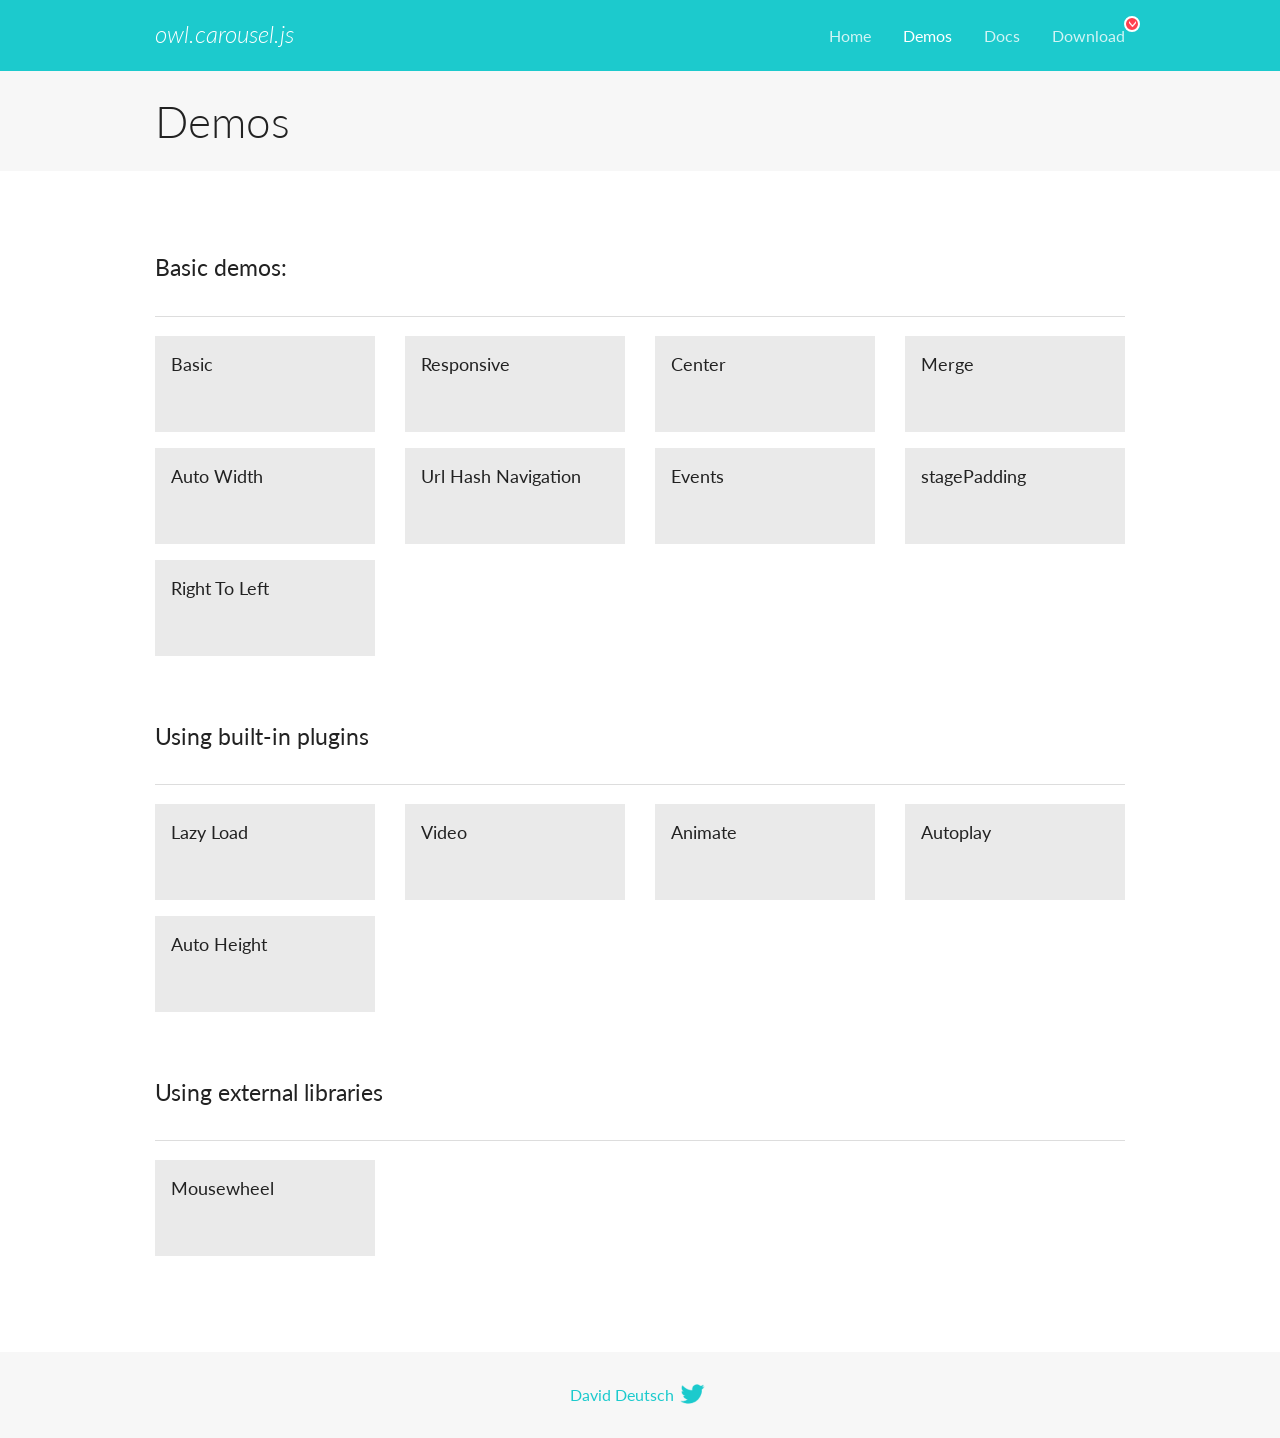
<file: assets/OwlCarousel2-2.3.4/OwlCarousel2-2.3.4/docs/demos/demos.html>
<!DOCTYPE html>
<html lang="en">
  <head>

    <!-- head -->
    <meta charset="utf-8">
    <meta name="msapplication-tap-highlight" content="no" />
    <meta name="viewport" content="width=device-width, initial-scale=1.0" />
    <meta name="description" content="A list of Owl Carousel examples.">
    <meta name="author" content="David Deutsch">
    <title>
      Demos | Owl Carousel | 2.3.4
    </title>

    <!-- Stylesheets -->
    <link href='https://fonts.googleapis.com/css?family=Lato:300,400,700,400italic,300italic' rel='stylesheet' type='text/css'>
    <link rel="stylesheet" href="../assets/css/docs.theme.min.css">

    <!-- Owl Stylesheets -->
    <link rel="stylesheet" href="../assets/owlcarousel/assets/owl.carousel.min.css">
    <link rel="stylesheet" href="../assets/owlcarousel/assets/owl.theme.default.min.css">

    <!-- HTML5 shim and Respond.js IE8 support of HTML5 elements and media queries -->

    <!--[if lt IE 9]>
      <script src="https://oss.maxcdn.com/libs/html5shiv/3.7.0/html5shiv.js"></script>
      <script src="https://oss.maxcdn.com/libs/respond.js/1.3.0/respond.min.js"></script>
    <![endif]-->

    <!-- Favicons -->
    <link rel="apple-touch-icon-precomposed" sizes="144x144" href="../assets/ico/apple-touch-icon-144-precomposed.png">
    <link rel="shortcut icon" href="../assets/ico/favicon.png">
    <link rel="shortcut icon" href="favicon.ico">

    <!-- Yeah i know js should not be in header. Its required for demos.-->

    <!-- javascript -->
    <script src="../assets/vendors/jquery.min.js"></script>
    <script src="../assets/owlcarousel/owl.carousel.js"></script>
  </head>
  <body>

    <!-- header -->
    <header class="header">
      <div class="row">
        <div class="large-12 columns">
          <div class="brand left">
            <h3>
              <a href="/OwlCarousel2/">owl.carousel.js</a> 
            </h3>
          </div>
          <a id="toggle-nav" class="right">
            <span></span> <span></span> <span></span> 
          </a> 
          <div class="nav-bar">
            <ul class="clearfix">
              <li> <a href="/OwlCarousel2/index.html">Home</a>  </li>
              <li class="active">
                <a href="/OwlCarousel2/demos/demos.html">Demos</a> 
              </li>
              <li> <a href="/OwlCarousel2/docs/started-welcome.html">Docs</a>  </li>
              <li>
                <a href="https://github.com/OwlCarousel2/OwlCarousel2/archive/2.3.4.zip">Download</a> 
                <span class="download"></span> 
              </li>
            </ul>
          </div>
        </div>
      </div>
    </header>

    <!-- title -->
    <section class="title">
      <div class="row">
        <div class="large-12 columns">
          <h1>Demos</h1>
        </div>
      </div>
    </section>

    <!--  Demos -->
    <section id="demos">
      <div class="row">
        <div class="large-12 columns">
          <h4 id="basic-demos-">Basic demos:</h4>
          <hr>
          <div class="demo-list">
            <div class="row">
              <div class="small-6 medium-4 large-3 columns">
                <a href="basic.html" class="demo-block">
                  <h5>Basic </h5>
                </a> 
              </div>
              <div class="small-6 medium-4 large-3 columns">
                <a href="responsive.html" class="demo-block">
                  <h5>Responsive </h5>
                </a> 
              </div>
              <div class="small-6 medium-4 large-3 columns">
                <a href="center.html" class="demo-block">
                  <h5>Center </h5>
                </a> 
              </div>
              <div class="small-6 medium-4 large-3 columns">
                <a href="merge.html" class="demo-block">
                  <h5>Merge </h5>
                </a> 
              </div>
              <div class="small-6 medium-4 large-3 columns">
                <a href="autowidth.html" class="demo-block">
                  <h5>Auto Width </h5>
                </a> 
              </div>
              <div class="small-6 medium-4 large-3 columns">
                <a href="urlhashnav.html" class="demo-block">
                  <h5>Url Hash Navigation </h5>
                </a> 
              </div>
              <div class="small-6 medium-4 large-3 columns">
                <a href="events.html" class="demo-block">
                  <h5>Events </h5>
                </a> 
              </div>
              <div class="small-6 medium-4 large-3 columns">
                <a href="stagepadding.html" class="demo-block">
                  <h5>stagePadding </h5>
                </a> 
              </div>
              <div class="small-6 medium-4 large-3 columns">
                <a href="rtl.html" class="demo-block">
                  <h5>Right To Left </h5>
                </a> 
              </div>
            </div>
          </div>
          <h4 id="using-built-in-plugins">Using built-in plugins</h4>
          <hr>
          <div class="demo-list">
            <div class="row">
              <div class="small-6 medium-4 large-3 columns">
                <a href="lazyLoad.html" class="demo-block">
                  <h5>Lazy Load </h5>
                </a> 
              </div>
              <div class="small-6 medium-4 large-3 columns">
                <a href="video.html" class="demo-block">
                  <h5>Video </h5>
                </a> 
              </div>
              <div class="small-6 medium-4 large-3 columns">
                <a href="animate.html" class="demo-block">
                  <h5>Animate </h5>
                </a> 
              </div>
              <div class="small-6 medium-4 large-3 columns">
                <a href="autoplay.html" class="demo-block">
                  <h5>Autoplay </h5>
                </a> 
              </div>
              <div class="small-6 medium-4 large-3 columns">
                <a href="autoheight.html" class="demo-block">
                  <h5>Auto Height </h5>
                </a> 
              </div>
            </div>
          </div>
          <h4 id="using-external-libraries">Using external libraries</h4>
          <hr>
          <div class="demo-list">
            <div class="row">
              <div class="small-6 medium-4 large-3 columns">
                <a href="mousewheel.html" class="demo-block">
                  <h5>Mousewheel </h5>
                </a> 
              </div>
            </div>
          </div>
        </div>
      </div>
    </section>

    <!-- footer -->
    <footer class="footer">
      <div class="row">
        <div class="large-12 columns">
          <h5>
            <a href="/OwlCarousel2/docs/support-contact.html">David Deutsch</a> 
            <a id="custom-tweet-button" href="https://twitter.com/share?url=https://github.com/OwlCarousel2/OwlCarousel2&text=Owl Carousel - This is so awesome! " target="_blank"></a> 
          </h5>
        </div>
      </div>
    </footer>

    <!-- vendors -->
    <script src="../assets/vendors/highlight.js"></script>
    <script src="../assets/js/app.js"></script>
  </body>
</html>
</file>
<file: assets/css/style.css>
@font-face {
  font-family: KLight;
  src: url(../fonts/Kohinoor/Ar/KohinoorArabic-Light.ttf);
}

@font-face {
  font-family: KReg;
  src: url(../fonts/Kohinoor/Ar/Kohinoor\ Arabic\ Regular.ttf);
}

@font-face {
  font-family: KMed;
  src: url(../fonts/Kohinoor/Ar/Kohinoor-Arabic-Medium.ttf);
}

@font-face {
  font-family: KSemiBold;
  src: url(../fonts/Kohinoor/Ar/KohinoorArabic-Semibold.ttf);
}

@font-face {
  font-family: KBold;
  src: url(../fonts/Kohinoor/Ar/KohinoorArabic-bold.ttf);
}

* {
  margin: 0 !important;
  padding: 0 !important;
  box-sizing: border-box;
  font-family: KReg;
  scroll-behavior: smooth;
  user-select: none;
}

:root {
  --black-color: #0e0e0e;
  --yellow-color: #ddff07;
  --blue-color: #0f48f6;
  --red-color: #f12c2e;
  --padding-top: 5vh !important;
  --padding-bottom: 5vh !important;
  --backGradient: linear-gradient(
    to top,
    rgb(20, 20, 20),
    rgb(37, 37, 37),
    rgb(20, 20, 20)
  );
  --animate-duration: 1500ms !important;
}

.animate__animated {
  animation-delay: 0.25s;
}

::-webkit-scrollbar {
  width: 0;
}

/* Globale rules */

body {
  overflow-x: hidden;
  position: relative;
}

title {
  direction: rtl;
}

.container {
  width: 75% !important;
  margin: auto !important;
}

@media screen and (max-width: 992px) {
  .container {
    width: 85% !important;
  }
}

@media screen and (max-width: 600px) {
  .container {
    width: 80% !important;
  }
}

a {
  text-decoration: none;
}

img {
  width: 100%;
  pointer-events: none;
}

ul {
  list-style-type: none;
}

.show {
  visibility: visible;
}

.smooth {
  transition: 0.5s;
}

.success {
  background-color: var(--yellow-color);
  color: white !important;
}

/* .isDisabled {
  color: currentColor;
  opacity: 0.5;
  text-decoration: none;
  pointer-events: none;
} */

.scrollToTopBtn {
  position: fixed;
  right: 55px;
  bottom: 50px;
  background: var(--backGradient);
  z-index: -1;
  border-radius: 7.5px;
  cursor: pointer;
  overflow: hidden;
  transition: 0.3s;
  opacity: 0;
}

@media screen and (max-width: 992px) {
  .scrollToTopBtn {
    right: 35px;
  }
}

@media screen and (max-width: 750px) {
  .scrollToTopBtn {
    right: 10px;
  }
}

@media screen and (max-width: 400px) {
  .scrollToTopBtn {
    display: none;
  }
}

.scrollToTopBtn .icon {
  position: relative;
  padding: 20px !important;
  display: flex;
  justify-content: center;
  align-items: center;
  border-bottom: 2px solid var(--yellow-color);
}

.scrollToTopBtn .icon::before {
  content: "";
  position: absolute;
  width: 100%;
  height: 0;
  background-color: var(--yellow-color);
  bottom: 0;
  left: 0;
  transition: 0.5s;
  z-index: inherit;
}

.scrollToTopBtn:hover .icon::before {
  height: 100%;
}

.scrollToTopBtn .icon i {
  position: absolute;
  color: var(--yellow-color);
  font-size: 1.5rem;
}

.scrollToTopBtn:hover .icon i {
  color: black;
}

.scrollToTopBtn .icon i:first-child {
  z-index: 2;
  transition: 0.3s;
  animation: toTopTop 2s linear infinite;
}

@keyframes toTopTop {
  0%,
  100% {
    transform: translateY(0);
  }

  50% {
    transform: translateY(-3px);
  }
}

.scrollToTopBtn .icon i:nth-child(2) {
  z-index: 1;
  transform: translateY(3px);
  transition: 0.3s;
  animation: toTopOpacity 2s linear infinite;
}

@keyframes toTopOpacity {
  0%,
  100% {
    opacity: 0.25;
  }

  50% {
    opacity: 0.5;
  }
}

/* Navbar */

.navigation {
  width: 100%;
  position: relative;
  z-index: 999;
  display: flex;
  justify-content: center;
  background-color: rgb(32, 32, 32);
}

.navigation .content {
  display: flex;
  justify-content: space-between;
  align-items: center;
  padding: 25px 0 !important;
  text-transform: capitalize;
}

.navigation .content .logo {
  width: 150px;
}

.navigation .content .logo a {
  display: inline-block;
}

.navigation .content .list {
  display: flex;
  gap: 30px;
  font-weight: bolder;
  font-size: 16px;
  direction: rtl;
}

.navigation .content .list a,
.navigation .content .lang a {
  color: white;
  font-weight: bold;
  transition: 0.15s;
  font-family: KLight !important;
}

.navigation .content .list a:hover,
.navigation .content .lang a:hover {
  color: var(--yellow-color);
}

@media screen and (max-width: 992px) {
  .navigation {
    display: none;
  }
}

/* menuNav */

.menuNav {
  width: 100%;
  position: relative;
  z-index: 999;
  display: flex;
  justify-content: center;
  background-color: rgb(32, 32, 32);
  padding: 25px !important;
  display: none;
}

.menuNav .content {
  width: 100%;
  display: flex;
  justify-content: space-between;
  align-items: center;
}

.menuNav .content .logo {
  width: 150px;
}

.menuNav .content .burger {
  overflow: hidden;
  display: flex;
  justify-content: center;
  flex-direction: column;
  cursor: pointer;
  position: relative;
  gap: 4px;
  direction: rtl;
}

.menuNav .content .burger span {
  height: 2.5px;
  background-color: var(--yellow-color);
  transition: 0.3s;
}

.menuNav .content .burger span:first-child {
  width: 15px;
}

.menuNav .content .burger span:nth-child(2) {
  width: 20px;
}

.menuNav .content .burger span:last-child {
  width: 25px;
}

.menuNav .content .burger:hover span {
  width: 27.5px !important;
}

/* // menuNav // */

@media screen and (max-width: 992px) {
  .navigation {
    display: none;
  }

  .menuNav {
    display: block;
  }
}

/* // menuNav // */

/* menuNavBody */

.menuNavBody {
  width: 100%;
  height: 0;
  opacity: 0;
  background: var(--backGradient);
  position: fixed;
  z-index: 1000;
  font-weight: bold;
  text-transform: capitalize;
  direction: rtl;
  overflow: hidden;
  position: fixed;
  top: 0;
}

.menuNavBody .close {
  position: absolute;
  width: 30px;
  height: 30px;
  display: flex;
  justify-content: space-between;
  align-items: center;
  top: 40px;
  right: 50px;
  cursor: pointer;
}

.menuNavBody .close span {
  background-color: var(--yellow-color);
  position: relative;
  width: 100% !important;
  height: 4px;
  position: absolute;
  transition: 0.3s;
}

.menuNavBody .close span:first-child::before,
.menuNavBody .close span:last-child::before {
  content: "";
  position: absolute;
  top: 0;
  width: 0;
  height: 100%;
  background-color: var(--red-color);
  transition: 0.3s;
}

.menuNavBody .close span:first-child::before {
  left: 0;
}

.menuNavBody .close span:last-child::before {
  right: 0;
  transition-delay: 0.2s;
}

.menuNavBody .close:hover span:first-child::before,
.menuNavBody .close:hover span:last-child::before {
  width: 100%;
}

.menuNavBody .close span:first-child {
  transform: rotate(45deg);
}

.menuNavBody .close span:last-child {
  transform: rotate(-45deg);
}

.menuNavBody .content {
  text-align: left;
  text-transform: uppercase;
}

.menuNavBody .content .list {
  display: flex;
  justify-content: center;
  align-items: center;
  height: 100vh;
}

.menuNavBody .content .list ul {
  display: flex;
  flex-direction: column;
  align-items: center;
  text-transform: capitalize;
  font-weight: bolder !important;
}

.menuNavBody .content .list ul li a {
  display: inline-block;
  color: var(--yellow-color);
  font-size: 1.5em;
  position: relative;
  transition: 0.3s;
  padding: 4px 0 !important;
  font-weight: lighter;
  font-family: KLight;
}

.menuNavBody .content .list ul li:hover a {
  color: white;
}

@media screen and (max-width: 600px) {
  .menuNavBody .content .list ul li a {
    font-size: 1em;
  }
}

.menuNavBody .content .list ul li a::after {
  content: "";
  position: absolute;
  transform-origin: right;
  left: 0;
  top: 100%;
  width: 100%;
  height: 2.25px;
  background-color: var(--yellow-color);
  transform: scaleX(0);
  transition: transform 0.5s;
}

.menuNavBody .content .list ul li:hover a::after {
  transform-origin: left;
  transform: scaleX(1);
}

/*// menuNavBody //*/

/* footer */

.footer {
  padding-top: 10vh !important;
  padding-bottom: 5vh !important;
  width: 100%;
  background-color: var(--black-color);
  position: relative;
  z-index: 100;
}

.footer .content {
  display: flex;
  width: 100% !important;
  flex-wrap: wrap;
  gap: 30px 50px;
  direction: rtl;
}

.colTitle {
  color: var(--yellow-color);
  text-transform: capitalize;
}

.colTitle + p {
  text-align: right;
  word-spacing: 0.7px;
}

.footer .content .data {
  width: calc(40% - 25px) !important;
  color: white !important;
  display: flex;
  flex-direction: column;
  gap: 40px;
  text-align: right;
  direction: ltr;
}

.footer .content .data .logo {
  font-weight: bold;
  text-transform: capitalize;
  font-size: 1.5rem;
}

.footer .content .data .logo a {
  display: inline-block;
}

.footer .content .data .logo img {
  max-width: 175px;
}

.footer .content .data .contactDetails a {
  display: block;
  color: white !important;
  transition: 0.3s;
}

.footer .content .data .contactDetails a:hover {
  color: var(--yellow-color) !important;
}

.footer .content .footerDescription {
  width: calc(60% - 25px) !important;
  color: white !important;
  display: flex;
  flex-direction: column;
  gap: 40px;
}

.footer .content .footerDescription h3 {
  margin-bottom: 15px !important;
  font-weight: bolder;
}

.footer .content .social {
  width: 35% !important;
  display: flex;
  justify-content: flex-start;
  flex-direction: column;
}

.footer .content .social .accounts {
  display: flex;
  gap: 10px;
  flex-wrap: wrap;
}

@media screen and (max-width: 992px) {
  .footer .content .data,
  .footer .content .footerDescription,
  .footer .content .social {
    width: 100% !important;
  }
}

.footer .content .social .accounts a {
  font-size: 20px;
  color: var(--yellow-color) !important;
  transition: 0.3s;
  position: relative;
  width: 30px;
  height: 30px;
  display: flex;
  justify-content: center;
  align-items: center;
  overflow: hidden;
}

.footer .content .social .accounts a:hover {
  color: var(--black-color) !important;
  background-color: var(--yellow-color);
  transform: scale(1.2);
  border-radius: 7.5px;
}

.footer .content .social .accounts a::before {
  content: "";
  position: absolute;
  top: -30%;
  left: -30%;
  width: 2px;
  height: 120%;
  transform: rotate(45deg) translateX(-50%);
  transition: 0.4s;
  background-color: var(--black-color);
  opacity: 1;
}

.footer .content .social .accounts a:hover::before {
  top: 40%;
  left: 40px;
}

.rights {
  padding: 2.5vh 0 !important;
  background-color: var(--black-color);
  color: rgb(222, 255, 7);
  text-align: center;
  text-transform: capitalize;
  text-align: center;
}

.rights p:first-child {
  direction: rtl;
}

/*// footer //*/

/* // Globale rules // */

/*********************************************************************************/
/*********************************************************************************/
/******************************** Start Home Page ********************************/
/*********************************************************************************/
/*********************************************************************************/

/* Header */

.header {
  width: 100%;
  min-height: calc(95vh - 40px);
  background: var(--backGradient);
  background-size: cover;
  background-position: center center;
  display: flex;
  justify-content: center;
  align-items: center;
  position: relative;
  overflow: hidden;
}

.header .content {
  display: flex;
  justify-content: flex-end;
  position: relative;
  z-index: 2;
}

.header .content .text {
  text-transform: capitalize;
  color: var(--yellow-color);
  width: 100%;
  max-width: 600px;
  position: relative;
  text-align: right;
}

@media screen and (max-width: 450px) {
  /* .header .content .text{
    max-width: 300px;
  } */
  .header .content .text .social {
    gap: 15px !important;
  }
  .header .content .text .social i {
    font-size: 18px;
  }
}

.header .content .text .title,
.title h1 {
  display: flex;
  flex-direction: column;
  font-weight: bolder;
  line-height: 40px;
}

.header .content .text .title .trendAgency {
  display: flex;
  gap: 2.5px;
  line-height: 20px;
  justify-content: end;
}

.header .content .text .trendAgency .adv {
  display: flex;
  flex-direction: column;
  line-height: 15px;
  justify-content: center;
  align-items: flex-start;
  padding-top: 7.5px !important;
  font-weight: normal;
}

.header .content .text .companyDes,
.header .content .text .portfolioBtn,
.header .content .text .social {
  margin-top: 25px !important;
  display: flex;
  justify-content: end;
}

.header .content .text .companyDes p {
  color: white;
  line-height: 30px;
  text-align: right;
  font-size: 20px;
  word-spacing: 0.7px;
  max-width: 100%;
  direction: rtl;
}

.header .content .text .portfolioBtn a {
  padding: 2.5px 20px !important;
  background-color: var(--yellow-color);
  display: inline-block;
  color: var(--black-color);
  font-weight: bolder;
  border-radius: 20px;
  text-transform: uppercase;
  transition: 0.4s;
  border: 0.1rem solid transparent;
  overflow: hidden;
  position: relative;
}

.header .content .text .portfolioBtn a:hover {
  background-color: var(--black-color);
  color: var(--yellow-color);
  border: 0.1rem solid var(--yellow-color);
}

.header .content .text .portfolioBtn a::before {
  content: "";
  position: absolute;
  top: -100px;
  left: 0;
  width: 4px;
  height: 550%;
  transform: rotate(45deg) translateX(-50%);
  transition: 0.4s;
  background-color: var(--yellow-color);
  opacity: 1;
}

.header .content .text .portfolioBtn a:hover::before {
  top: 0;
  left: 100%;
}

.header .content .text .social {
  display: flex;
  justify-content: start;
  gap: 20px;
  max-width: 100%;
  direction: rtl;
}

.header .content .text .social a {
  font-size: 22px;
  color: var(--yellow-color) !important;
  transition: 0.3s;
  position: relative;
  width: 32px;
  height: 32px;
  display: flex;
  justify-content: center;
  align-items: center;
  overflow: hidden;
}

.header .content .text .social a:hover {
  color: var(--black-color) !important;
  background-color: var(--yellow-color);
  transform: scale(1.2);
  border-radius: 7.5px;
}

.header .content .text .social a::before {
  content: "";
  position: absolute;
  top: -30%;
  left: -30%;
  width: 2px;
  height: 120%;
  transform: rotate(45deg) translateX(-50%);
  transition: 0.4s;
  background-color: var(--black-color);
  opacity: 1;
}

.header .content .text .social a:hover::before {
  top: 40%;
  left: 40px;
}

.headerImages img {
  /* width: 450px !important; */
  position: absolute;
  /* right:100px; */
  filter: grayscale(15%);
  opacity: 1;
}

.headerImages .image1 img {
  width: 500px;
  bottom: -40px;
  right: -270px;
  transform: rotate(-10deg);
  animation: moveOne 20s linear infinite;
}

@keyframes moveOne {
  0% {
    transform: rotate(10deg);
  }

  50% {
    transform: rotate(190deg);
  }

  100% {
    transform: rotate(370deg);
  }
}

.headerImages .image2 img {
  width: 450px;
  top: 80px;
  left: 130px;
  transform: rotate(-20deg);
  animation: moveTwo 20s linear infinite;
}

@keyframes moveTwo {
  0% {
    transform: rotate(-20deg);
  }

  50% {
    transform: rotate(160deg);
  }

  100% {
    transform: rotate(340deg);
  }
}

.headerImages .image3 img {
  width: 400px;
  top: 0;
  left: -25px;
  transform: rotate(-100deg);
}

@keyframes moveThree {
  0% {
    transform: rotate(-20deg);
  }

  50% {
    transform: rotate(-200deg);
  }

  100% {
    transform: rotate(-380deg);
  }
}

.headerImages .image4 img {
  width: 260px;
  bottom: 125px;
  left: 390px;
  transform: rotate(-100deg);
}

@keyframes moveFour {
  0% {
    transform: rotate(-10deg);
  }

  50% {
    transform: rotate(170deg);
  }

  100% {
    transform: rotate(350deg);
  }
}

@media screen and (max-width: 1200px) {
  .headerImages .image1 img {
    width: 400px;
    bottom: -50px;
    right: -254px;
  }

  .headerImages .image2 img {
    width: 375px;
    top: 25px;
    left: 70px;
  }

  .headerImages .image3 img {
    width: 280px;
    top: -20px;
    left: -20px;
  }

  .headerImages .image4 img {
    width: 200px;
    bottom: 280px;
    left: 305px;
  }
}

@media screen and (max-width: 992px) {
  .header .content {
    display: flex;
    flex-direction: column;
    align-items: end;
  }

  .headerImages .image1 img {
    width: 350px;
    bottom: -40px;
    right: -194px;
  }

  .headerImages .image2 img {
    width: 450px;
    top: -75px;
    left: -20px;
  }

  .headerImages .image3 img {
    width: 230px;
    top: -30px;
    right: -10px;
    display: none;
  }

  .headerImages .image4 img {
    width: 200px;
    bottom: 300px;
    right: 245px;
    display: none;
  }
}

@media screen and (max-width: 767px) {
  .headerImages .image1 img {
    width: 350px;
    bottom: -50px;
    right: -204px;
  }

  .headerImages .image2 img {
    width: 400px;
    top: -35px;
    left: -40px;
  }

  .headerImages .image3 img {
    width: 230px;
    top: -30px;
    right: -10px;
    display: none;
  }

  .headerImages .image4 img {
    width: 200px;
    bottom: 300px;
    right: 245px;
    display: none;
  }
}

@media screen and (max-width: 550px) {
  .headerImages .image1 img {
    width: 270px;
    bottom: -30px;
    right: -134px;
  }

  .headerImages .image2 img {
    width: 400px;
    top: -65px;
    right: -150px;
  }

  .headerImages .image3 img {
    width: 200px;
    top: 90px;
    right: 140px;
    display: none;
  }

  .headerImages .image4 img {
    display: none;
  }
}

@media screen and (max-width: 350px) {
  .headerImages .image1 img {
    width: 290px;
    bottom: -10px;
    right: -130px;
  }

  .headerImages .image2 img {
    width: 300px;
    top: -35px;
    right: -55%;
  }

  .headerImages .image3 img {
    width: 180px;
    top: 10px;
    right: -25px;
  }
}

.scroller {
  position: absolute;
  left: 50%;
  bottom: 25px;
  transform: translateX(-50%);
  width: 50px;
  height: 50px;
  z-index: 1;
  display: flex;
  justify-content: center;
  align-items: center;
}

.scroller img {
  position: absolute;
  max-width: 65px;
  animation: rotateImage 20s linear infinite;
  z-index: 4;
}

@keyframes rotateImage {
  0% {
    transform: rotate(0deg);
  }

  50% {
    transform: rotate(180deg);
  }

  100% {
    transform: rotate(360deg);
  }
}

.scroller i {
  color: white;
  font-size: 20px;
  font-weight: bold;
  position: relative;
  z-index: 5;
  transition: 0.3s;
}

.scroller i:hover {
  color: var(--yellow-color);
}

/* // Header // */

/* services */

.services {
  background-color: var(--yellow-color);
  padding: 50px 0 !important;
  text-transform: capitalize;
}

.services .content h2 {
  margin-bottom: 10px !important;
  font-weight: bold;
  text-align: right;
  font-family: KBold;
}

.services .content p {
  max-width: 100%;
  text-align: right;
  word-spacing: 0.7px;
  direction: rtl;
}

.serviceBlock {
  display: flex;
  margin-left: 0 !important;
}

.serviceBlock .owl-dots {
  display: none;
}

.owl-carousel .owl-stage-outer {
  overflow: visible !important;
}

.owl-carousel .item {
  height: 80vh !important;
  margin-right: 25px !important;
  display: flex;
  flex-direction: column;
  align-items: flex-end;
  padding: 0 20px 20px !important;
  transition: 0.3s;
}

.owl-carousel .item:hover {
  transition: 0.3s;
  transform: translateZ(0) scale(1);
  box-shadow: 0px 0px 9px rgb(0 0 0 / 30%);
}

.owl-carousel .item .text {
  padding-top: 20px !important;
}

.owl-carousel .item .text h3 {
  font-weight: bold;
  margin-bottom: 10px !important;
  text-transform: capitalize;
  text-align: right;
}

.owl-carousel .item .text p {
  text-align: right;
  word-spacing: 0.7px;
  height: 250px;
  direction: rtl;
}

.owl-carousel .item .image {
  width: 100%;
  height: 500px !important;
  display: flex;
  justify-content: center;
  align-items: center;
  overflow: hidden;
}

.owl-carousel .item .image img {
  height: inherit;
  width: 300px;
}

@media screen and (max-width: 992px) {
  .services .content p {
    max-width: 100%;
  }

  .serviceBlock {
    display: flex;
    overflow: hidden;
  }

  .owl-carousel .item {
    margin-left: 50px !important;
    border-radius: 5px;
  }
}

@media screen and (max-width: 600px) {
  .serviceBlock {
    display: flex;
    overflow: hidden;
  }

  .owl-carousel .item {
    margin-left: 50px !important;
  }
}

/* //services// */

/* about */

.about {
  background: var(--backGradient);
  padding-top: 100px !important;
  text-transform: capitalize;
  position: relative;
}

.about .content {
  display: flex;
  gap: 75px;
}

.about .content .symbol {
  width: 33%;
  display: flex;
  align-items: center;
  position: relative;
  overflow: hidden;
  justify-content: center;
  overflow: hidden;
  display: none;
}

.about .content .symbol::before {
  content: "";
  position: absolute;
  width: 300px !important;
  height: 380px !important;
  background-color: var(--yellow-color);
  z-index: 0;
  margin: auto !important;
  display: none;
}

.about .content .symbol img {
  max-width: inherit;
  position: absolute;
  z-index: 5;
}

.about .content .text {
  flex: 1;
  display: flex;
  flex-direction: column;
  gap: 20px;
  color: var(--yellow-color);
}

.about .content .text .title h2 {
  font-weight: bold;
  font-size: 3rem !important;
  color: var(--yellow-color) !important;
  position: relative;
  width: fit-content;
}

.about .content .text .description {
  color: white;
  text-align: right;
  word-spacing: 0.7px;
}

.about .content .someMemebrs {
  display: flex;
  flex-wrap: wrap;
  gap: 10px;
}

.about .content .someMemebrs .member {
  width: calc((100% / 3) - 10px);
  position: relative;
  overflow: hidden;
}

.about .content .teamBtn {
  display: flex;
  align-items: center;
}

.about .content .teamBtn a {
  padding: 7.5px 20px !important;
  background-color: var(--yellow-color);
  color: var(--black-color);
  font-weight: bold;
  border: 0.1rem solid transparent;
  border-radius: 5px;
  transition: 0.5s;
  position: relative;
  overflow: hidden;
}

.about .content .teamBtn a:hover {
  background-color: var(--black-color);
  color: var(--yellow-color);
  border: 0.1rem solid var(--yellow-color);
}

.about .content .teamBtn a::before {
  content: "";
  position: absolute;
  width: 4px;
  height: 500%;
  background-color: var(--yellow-color);
  top: -150px;
  left: 0px;
  transform: rotate(45deg);
  transition: 0.5s;
}

.about .content .teamBtn a:hover::before {
  top: 0;
  left: 100%;
}

@media screen and (max-width: 767px) {
  .about .content .someMemebrs .member {
    width: calc((100% / 2) - 10px);
  }
}

@media screen and (max-width: 600px) {
  .about .content .someMemebrs .member {
    width: 100% !important;
  }
}

.about .content .someMemebrs .member .memberData {
  position: absolute;
  bottom: 0;
  left: 0;
  width: 100%;
  height: 35%;
  color: white;
  background-color: rgba(0, 0, 0, 0.9);
  display: flex;
  justify-content: center;
  flex-direction: column;
  transition: 0.3s;
  font-size: 12px;
  text-align: center;
  font-weight: bold;
}

.about .content .someMemebrs .member .memberData h4 {
  color: var(--yellow-color);
  font-weight: bold;
}

.about .content .someMemebrs .member .memberData h5 {
  color: white;
}

.about .content .someMemebrs .member::before {
  content: "";
  position: absolute;
  width: 100%;
  height: 100%;
  transition: 0.3s;
  background-color: var(--black-color);
  opacity: 0;
}

.about .content .someMemebrs .member:hover::before {
  opacity: 0.25;
}

.about .content .someMemebrs .member:hover .memberData {
  bottom: 0;
}

@media screen and (max-width: 992px) {
  .about .content .symbol {
    display: none;
  }
}

@media screen and (max-width: 600px) {
  .about .content .someMemebrs .member {
    width: calc((100% / 2) - 10px);
  }
}

@media screen and (max-width: 450px) {
  .about .content .someMemebrs .member {
    width: calc((100%) - 10px);
  }
}

/*// about //*/

/* works */

.works {
  width: 100%;
  padding-top: 100px !important;
  padding-bottom: 100px !important;
  background: var(--backGradient);
  position: relative;
}

.works .text {
  margin-bottom: 50px !important;
  color: var(--yellow-color);
}

.works .title {
  text-transform: capitalize;
  margin-bottom: 15px !important;
}

.works .title h2 {
  font-size: 2.5rem;
  font-weight: bold;
  text-align: right;
}

.works .text p {
  text-align: right;
  word-spacing: 0.7px;
  color: white;
  direction: rtl;
}

.works .gallary {
  width: 100%;
  display: flex;
  flex-wrap: wrap;
  gap: 5px;
}

.works .gallary .item {
  width: calc((100% / 4) - 5px);
  position: relative;
  overflow: hidden;
}

.works .gallary .item:hover {
  filter: none;
}

@media screen and (max-width: 992px) {
  .works .gallary .item {
    width: calc((100% / 3) - 5px);
  }
}

@media screen and (max-width: 767px) {
  .works .gallary .item {
    width: calc((100% / 2) - 5px);
  }
}

@media screen and (max-width: 550px) {
  .works .gallary .item {
    width: 100%;
  }
}

.works .gallary .item img {
  width: 100%;
  filter: grayscale(85%);
  transition: 0.3s;
}

.works .gallary .item:hover img {
  filter: none;
}

.gallary .item .details {
  position: absolute;
  width: 100%;
  padding: 7.5px 0 !important;
  background-color: var(--yellow-color);
  color: var(--black-color);
  text-align: center;
  bottom: -50%;
  transition: 0.25s;
  opacity: 0;
  text-transform: uppercase;
}

.gallary .item .details h3 {
  font-size: 1.1em !important;
}

.gallary .item:hover .details {
  opacity: 1;
  bottom: 0;
}

/*// works //*/

/* contact */

.contact {
  background-color: var(--yellow-color);
}

@media screen and (max-width: 992px) {
  .contact {
    padding-top: 50px !important;
    padding-bottom: 50px !important;
  }
}

.contact .content {
  display: flex;
  justify-content: space-between;
}

.contact .text {
  width: 55%;
  display: flex;
  justify-content: center;
  align-items: flex-end;
  flex-direction: column;
  direction: ltr;
}

.contact .text .title h2 {
  font-size: 2.5rem;
  font-weight: bold;
  text-transform: capitalize;
  margin-bottom: 10px !important;
  font-family: KBold;
}

.contact .text .description p {
  margin-bottom: 15px !important;
  text-align: right;
  direction: rtl;
  word-spacing: 0.7px;
}

.contact .text .contactBtn {
  display: flex;
  justify-content: center;
  align-items: center;
  width: fit-content;
}

.contact .text .contactBtn a {
  border: 0.1rem solid var(--black-color);
  padding: 5px 20px !important;
  border-radius: 10px;
  text-transform: capitalize;
  font-weight: bold;
  color: var(--black-color);
  transition: 0.3s;
  position: relative;
  overflow: hidden;
}

.contact .text .contactBtn a:hover {
  background-color: var(--black-color);
  color: var(--yellow-color);
  border: 0.1rem solid var(--yellow-color);
}

.contact .text .contactBtn a::before {
  content: "";
  position: absolute;
  width: 2px;
  height: 500%;
  background-color: var(--yellow-color);
  top: -100px;
  left: 0;
  transform: rotate(45deg);
  transition: 0.5s;
}

.contact .text .contactBtn a:hover::before {
  top: 0;
  left: 100%;
}

.EmailBtn {
  margin-top: 15px !important;
  padding: 5px 40px 5px 20px !important;
  background-color: var(--yellow-color);
  color: var(--black-color);
  border: 0.1rem solid transparent;
  font-weight: bold;
  transition: 0.5s;
  text-transform: capitalize;
  overflow: hidden;
  width: fit-content;
  position: relative;
  border-radius: 10px;
}

.EmailBtn:hover {
  background-color: var(--black-color);
  color: var(--yellow-color);
  border: 0.1rem solid var(--yellow-color);
}

.EmailBtn i {
  position: absolute;
  top: 50%;
  right: 0;
  transform: translateY(-50%) translateX(-17.5px);
}

.contact .image {
  width: 45%;
  display: flex;
  justify-content: flex-end;
  transform: scaleX(-1);
}

.contact .image img {
  max-width: 450px;
  position: relative;
}

@media screen and (max-width: 767px) {
  .contact .content {
    flex-direction: column;
    align-items: center;
    gap: 20px;
  }

  .contact .text {
    width: 100%;
  }

  .contact .image {
    width: 100%;
    display: flex;
    justify-content: center;
  }
}

/*// contact //*/

/*********************************************************************************/
/*********************************************************************************/
/********************************* End Home Page *********************************/
/*********************************************************************************/
/*********************************************************************************/

/*********************************************************************************/
/*********************************************************************************/
/******************************** Start About Page ********************************/
/*********************************************************************************/
/*********************************************************************************/

/* header */

.aboutPage .navigation,
.aboutPage .menuNav {
  position: relative;
}

.aboutPage .about {
  padding-bottom: 60px !important;
  /* text-align: left; */
  direction: rtl;
}

.aboutPage .navigation {
  background-color: rgb(32, 32, 32);
  position: relative;
}

.aboutPage .header {
  min-height: auto;
  width: 100% !important;
}

.aboutPage .header img {
  min-width: 100%;
}

.management h3,
.partners h3 {
  font-weight: bold;
  font-size: 2rem;
  color: var(--yellow-color);
}

.aboutPage .about .content .teamMemebrs {
  display: flex;
  flex-wrap: wrap;
  gap: 10px;
  margin: 50px 0 !important;
}

.aboutPage .about .content .teamMemebrs .member {
  width: calc((100% / 3) - 6.7px);
  position: relative;
  transition: 0.5s ease-in-out;
  overflow: hidden;
}

.aboutPage .about .content .teamMemebrs .member .image {
  transition: 0.5s;
  position: relative;
  top: 0;
  z-index: 2;
}

.aboutPage .about .content .teamMemebrs .member .image::after {
  content: "";
  position: absolute;
  background-image: linear-gradient(
    to top,
    var(--black-color),
    transparent 60%
  );
  transform: translateY(80%);
  width: 100%;
  height: 100%;
  top: 0;
  left: 0;
  transition: 0.4s;
  opacity: 1;
}

.aboutPage .about .content .teamMemebrs .member .image img {
  transition: 0.5s ease-in-out;
}

.aboutPage .about .content .teamMemebrs .member .memberData {
  position: absolute;
  bottom: 25px !important;
  width: 100%;
  z-index: 5;
}

.aboutPage .about .content .teamMemebrs .member:hover .image::after {
  transform: translateY(20%);
}

.aboutPage .about .content .teamMemebrs .member .memberData .name {
  position: absolute;
  bottom: 30px;
  left: -100%;
  width: 100%;
  text-align: center;
  transition: 0.5s;
  color: white;
  font-weight: bolder;
  opacity: 0;
  filter: blur(2px);
  font-size: 1.2rem;
}

.aboutPage .about .content .teamMemebrs .member:hover .memberData .name {
  left: 50%;
  transform: translateX(-50%);
  opacity: 1;
  filter: blur(0);
}

.aboutPage .about .content .teamMemebrs .member .memberData .jobTitle {
  position: absolute;
  bottom: 0;
  left: 100%;
  width: inherit;
  transition: 0.5s;
  text-align: center;
  font-weight: bolder;
  font-size: 1.2rem;
}

.aboutPage .about .content .teamMemebrs .member:hover .memberData .jobTitle {
  left: 50%;
  transform: translateX(-50%);
  opacity: 1;
  filter: blur(0);
}

@media screen and (max-width: 992px) {
  .aboutPage .about .content .teamMemebrs .member {
    width: calc((100% / 2) - 5px);
  }
}

@media screen and (max-width: 550px) {
  .aboutPage .about .content .teamMemebrs .member {
    width: 100% !important;
  }
  .aboutPage .about .content .teamMemebrs .member .memberData .name,
  .aboutPage .about .content .teamMemebrs .member .memberData .jobTitle {
    font-size: 1rem !important;
  }
}

.aboutPage .about .content .recruitment {
  display: flex;
  align-items: center;
  width: fit-content;
}

.aboutPage .about .content .recruitment a {
  padding: 7.5px 20px !important;
  background-color: var(--yellow-color);
  color: var(--black-color);
  font-weight: bold;
  border: 0.1rem solid transparent;
  border-radius: 5px;
  transition: 0.5s;
  position: relative;
  overflow: hidden;
  cursor: not-allowed !important;
}

.aboutPage .about .content .recruitment a:hover {
  background-color: var(--black-color);
  color: var(--yellow-color);
  border: 0.1rem solid var(--yellow-color);
}

.aboutPage .about .content .recruitment a::before {
  content: "";
  position: absolute;
  width: 4px;
  height: 500%;
  background-color: var(--yellow-color);
  top: -150px;
  left: 0px;
  transform: rotate(45deg);
  transition: 0.5s;
}

.aboutPage .about .content .recruitment a:hover::before {
  top: 0;
  left: 100%;
}

/*// header //*/

/*********************************************************************************/
/*********************************************************************************/
/********************************* End About Page ********************************/
/*********************************************************************************/
/*********************************************************************************/

/*********************************************************************************/
/*********************************************************************************/
/******************************* Start Works Page ********************************/
/*********************************************************************************/
/*********************************************************************************/

.worksSec {
  padding-top: 50px !important;
  padding-bottom: 50px !important;
  background: var(--backGradient);
  direction: rtl;
}

.worksPage .navigation {
  background-color: rgb(32, 32, 32);
  position: relative;
}

.worksSec .content .text {
  flex: 1;
  display: flex;
  flex-direction: column;
  gap: 20px;
  color: var(--yellow-color);
  text-transform: capitalize;
}

.worksSec .content .text .description {
  text-align: left;
  word-spacing: 0.7px;
  color: white;
  text-align: right;
}

.worksSec .content .text .title h2 {
  font-weight: bold;
  font-size: 3rem !important;
}

.category {
  padding: var(--padding-top) 0 !important;
  display: flex;
  justify-content: center;
  align-items: center;
  gap: 30px;
  flex-wrap: wrap;
}

.category li {
  outline: 0 !important;
  border: none !important;
  stroke: none !important;
  box-shadow: none !important;
  color: whitesmoke !important;
  transition: 0.5s;
  text-transform: capitalize;
  cursor: pointer;
  transition: 0.2s;
}

.category li:hover,
.category li.active {
  color: var(--yellow-color) !important;
}

@media screen and (max-width: 992px) {
  .category {
    gap: 20px;
  }

  .category .btn {
    width: calc((100% / 2)-10px) !important;
  }
}

@media screen and (max-width: 767px) {
  .category {
    gap: 10px;
  }

  .category .btn {
    width: 100% !important;
  }
}

.category .btn:hover {
  color: white !important;
}

.category .btn .active {
  color: var(--yellow-color) !important;
}

.filter-button {
  font-size: 18px;
  color: var(--yellow-color);
  margin-bottom: 30px;
}

.filter-button:hover {
  font-size: 18px;
  color: #ffffff;
}

.btn-default:active .filter-button:active {
  color: white;
}

.port-image {
  width: 100%;
}

/* .gallery_product {
  padding: 2px !important;
} */

.projectsBlock {
  display: flex;
  flex-wrap: wrap;
  gap: 4px;
  width: 100%;
}

.modal {
  background-color: transparent;
}

.modal-dialog {
  width: 80%;
  margin: auto !important;
}

.project {
  width: calc((100% / 3) - 4px);
  position: relative;
  cursor: pointer;
}

.project {
  width: calc((100% / 3) - 4px);
}

@media screen and (max-width: 992px) {
  .project {
    width: calc((100% / 2) - 4px);
  }
}

@media screen and (max-width: 300px) {
  .project {
    width: 100%;
  }
}

.project .videoImage {
  width: 100%;
  height: 100%;
  position: relative;
}

.project .videoImage img {
  transition: 0.3s;
  filter: grayscale(0.95);
}

.project .videoImage:hover img {
  filter: none;
}

.project .videoImage a {
  width: 100%;
  height: 100%;
  position: relative;
  display: block;
  overflow: hidden;
  text-transform: capitalize;
}

.project .videoImage a h2,
.project .webImage h2 {
  position: absolute;
  bottom: -50px;
  left: 0;
  width: 100%;
  transition: 0.3s;
  background-color: var(--yellow-color);
  opacity: 0;
  display: flex;
  justify-content: center;
  padding: 5px 0 !important;
  font-size: 1.2em;
  color: var(--blue-color) !important;
  text-transform: capitalize;
  font-weight: bold;
}

.project .videoImage a:hover h2,
.project .webImage:hover h2 {
  bottom: 0;
  opacity: 1;
}

.doubleImages {
  position: relative;
  overflow: hidden;
  display: block;
}

.doubleImages .topImage {
  position: absolute;
  width: 100%;
  height: 100%;
  top: 0;
  left: 0;
  opacity: 1;
  transition: 0.3s;
  margin: 0 !important;
}

.doubleImages:hover .topImage {
  opacity: 0;
}

.doubleImages img {
  display: block;
}

.project .webImage {
  position: relative;
}

.project .webImage img {
  filter: grayscale(0.95);
  transition: 0.3s;
}
.project .webImage:hover img {
  filter: none;
}

/*********************************************************************************/
/*********************************************************************************/
/********************************* End Works Page ********************************/
/*********************************************************************************/
/*********************************************************************************/

/*********************************************************************************/
/*********************************************************************************/
/******************************* Start Contact Page ******************************/
/*********************************************************************************/
/*********************************************************************************/

.contactPage .navigation {
  position: relative;
  background-color: rgb(32, 32, 32);
}

.contactPage .contact {
  background: var(--black-color);
  padding: 0 !important;
  direction: rtl;
}

.contactPage .contact .head {
  position: relative;
  background: var(--backGradient);
  padding: 75px 0 20px !important;
  color: var(--yellow-color);
}

.contactPage .contact .head::before {
  content: "";
  position: absolute;
  height: 30vh;
  width: 40%;
  background-color: var(--yellow-color);
  bottom: 0;
  left: 0;
  border-radius: 0 30vh 30vh 0;
  z-index: 0;
}

.contactPage .contact .head .container {
  display: flex;
  justify-content: space-between;
  align-items: center;
  width: calc(100% - 25px);
  gap: 25px;
}

.contactPage .contact .head .container .text .title h2 {
  margin-bottom: 25px !important;
}

.contactPage .contact .head .container .text .description {
  display: flex;
  flex-direction: column;
  gap: 15px;
  direction: rtl;
}

.contactPage .contact .head .container .text .description .block1,
.contactPage .contact .head .container .text .description .block2 {
  text-align: left;
  word-spacing: 0.7px;
  color: white;
  text-align: right;
}

.contactPage .contact .head .container .images {
  display: flex;
  justify-content: flex-end;
  position: relative;
  z-index: 2;
  transform: scaleX(-1);
}

.contactPage .contact .head .container .images img {
  width: 450px !important;
}

@media screen and (max-width: 992px) {
  .contactPage .contact .head {
    padding: 125px 0 50px !important;
  }

  .contactPage .contact .head::before {
    width: 100%;
    border-radius: 0 !important;
  }

  .contactPage .contact .head .container {
    flex-direction: column;
    align-items: center;
  }

  .contact .head .text {
    width: 100%;
  }
}

@media screen and (max-width: 450px) {
  .contactPage .contact .head .container .images {
    display: none;
  }

  .contactPage .contact .head::before {
    display: none;
  }
}

.form {
  padding: 75px 0 !important;
}

.formContent {
  display: flex;
  width: 100%;
  flex-wrap: wrap;
  justify-content: space-between;
  gap: 45px 10px;
}

.inputRow {
  display: flex;
  flex-direction: column;
  width: calc(50% - 10px);
  position: relative;
}

.inputRow input,
.inputRow textarea {
  padding: 10px !important;
  outline: 0;
  box-shadow: 0;
  background-color: transparent;
  border: 0.05rem solid var(--yellow-color);
  color: var(--yellow-color);
  width: 100%;
  transition: 0.3s;
}

.inputRow span {
  text-transform: capitalize;
  position: absolute;
  padding: 5px 10px !important;
  top: 0;
  left: 0;
  transition: 0.5s;
  font-size: 1.2em;
  z-index: 2;
  opacity: 0;
}

.successMsg {
  margin-top: 10px !important;
  text-align: center;
  display: flex;
  justify-content: center;
  align-items: center;
}

.successMsg strong {
  width: 100%;
  text-transform: capitalize;
  padding: 10px 0 !important;
  color: var(--black-color) !important;
}

.inputRow input:focus ~ span,
.inputRow input:valid ~ span,
.inputRow textarea:focus ~ span,
.inputRow textarea:valid ~ span {
  transform: translateX(400px) translateY(-25px);
  font-size: 1em;
  background: var(--black-color);
  padding: 2.5px 10px !important;
  color: var(--yellow-color);
  opacity: 1;
}

.inputRow input:invalid ~ span,
.inputRow textarea:invalid ~ span {
  transform: translateX(390px) translateY(-25px);
}

input::placeholder,
textarea::placeholder {
  text-transform: capitalize;
}

.inputRow input::selection,
.inputRow textarea::selection {
  background-color: var(--yellow-color);
  color: var(--black-color);
}

textarea {
  resize: none;
  padding: 300px 0 !important;
}

@media screen and (max-width: 992px) {
  .inputRow {
    width: 100%;
  }
}

button[type="submit"] {
  margin-top: 15px !important;
  padding: 7.5px 20px !important;
  background-color: var(--black-color);
  color: var(--yellow-color);
  border: 0.1rem solid var(--yellow-color);
  font-weight: bold;
  transition: 0.5s;
  text-transform: capitalize;
  overflow: hidden;
  pointer-events: none;
  opacity: 0.25;
}

form:valid button[type="submit"] {
  pointer-events: initial;
  opacity: 1;
}

form:valid button[type="submit"]:hover {
  background-color: var(--yellow-color);
  color: var(--black-color);
  border: 0.1rem solid transparent;
}

/*********************************************************************************/
/*********************************************************************************/
/******************************** End Contact Page *******************************/
/*********************************************************************************/
/*********************************************************************************/
</file>
<file: assets/css/styleEn.css>
@font-face {
  font-family: KLight;
  src: url(../fonts/Kohinoor/En/KohinoorBangla-Light.ttf);
}

@font-face {
  font-family: KReg;
  src: url(../fonts/Kohinoor/En/KohinoorBangla-Regular.ttf);
}

@font-face {
  font-family: KMed;
  src: url(../fonts/Kohinoor/En/KohinoorBangla-Medium.ttf);
}

@font-face {
  font-family: KSemiBold;
  src: url(../fonts/Kohinoor/En/KohinoorBangla-Semibold.ttf);
}

@font-face {
  font-family: KBold;
  src: url(../fonts/Kohinoor/En/KohinoorBangla-Bold_1.ttf);
}

* {
  margin: 0 !important;
  padding: 0 !important;
  box-sizing: border-box;
  font-family: KReg;
  scroll-behavior: smooth;
  user-select: none;
}

:root {
  --black-color: #0e0e0e;
  --yellow-color: #ddff07;
  --blue-color: #0f48f6;
  --red-color: #f12c2e;
  --padding-top: 5vh !important;
  --padding-bottom: 5vh !important;
  --backGradient: linear-gradient(
    to top,
    rgb(20, 20, 20),
    rgb(37, 37, 37),
    rgb(20, 20, 20)
  );
  --animate-duration: 1500ms !important;
}

.animate__animated {
  animation-delay: 0.25s;
}

::-webkit-scrollbar {
  width: 0;
}

/* Globale rules */

body {
  overflow-x: hidden;
  position: relative;
}

.container {
  width: 75% !important;
  margin: auto !important;
}

@media screen and (max-width: 992px) {
  .container {
    width: 85% !important;
  }
}

@media screen and (max-width: 600px) {
  .container {
    width: 80% !important;
  }
}

a {
  text-decoration: none;
}

img {
  width: 100%;
  pointer-events: none;
}

ul {
  list-style-type: none;
}

.show {
  visibility: visible;
}

.smooth {
  transition: 0.5s;
}

.success {
  background-color: var(--yellow-color);
  color: white !important;
}

.errors {
  /* background-color: var(--red-color); */
  text-transform: capitalize;
  color: red;
  /* text-align: center; */
  position: relative;
  width: fit-content;
  margin-bottom: 50px !important;
  /* padding: 15px !important; */
  font-weight: bold;
}

.errors span {
  font-weight: bolder;
}

.isDisabled {
  color: currentColor;
  opacity: 0.5;
  text-decoration: none;
  pointer-events: none;
  cursor: not-allowed !important;
  cursor: not-allowed !important;
}

.scrollToTopBtn {
  position: fixed;
  right: 55px;
  bottom: 50px;
  background: var(--backGradient);
  z-index: -1;
  border-radius: 7.5px;
  cursor: pointer;
  overflow: hidden;
  transition: 0.3s;
  opacity: 0;
}

@media screen and (max-width: 992px) {
  .scrollToTopBtn {
    right: 35px;
  }
}

@media screen and (max-width: 750px) {
  .scrollToTopBtn {
    right: 10px;
  }
}

@media screen and (max-width: 400px) {
  .scrollToTopBtn {
    display: none;
  }
}

.scrollToTopBtn .icon {
  position: relative;
  padding: 20px !important;
  display: flex;
  justify-content: center;
  align-items: center;
  border-bottom: 2px solid var(--yellow-color);
}

.scrollToTopBtn .icon::before {
  content: "";
  position: absolute;
  width: 100%;
  height: 0;
  background-color: var(--yellow-color);
  bottom: 0;
  left: 0;
  transition: 0.5s;
  z-index: inherit;
}

.scrollToTopBtn:hover .icon::before {
  height: 100%;
}

.scrollToTopBtn .icon i {
  position: absolute;
  color: var(--yellow-color);
  font-size: 1.5rem;
}

.scrollToTopBtn:hover .icon i {
  color: black;
}

.scrollToTopBtn .icon i:first-child {
  z-index: 2;
  transition: 0.3s;
  animation: toTopTop 2s linear infinite;
}

@keyframes toTopTop {
  0%,
  100% {
    transform: translateY(0);
  }

  50% {
    transform: translateY(-3px);
  }
}

.scrollToTopBtn .icon i:nth-child(2) {
  z-index: 1;
  transform: translateY(3px);
  transition: 0.3s;
  animation: toTopOpacity 2s linear infinite;
}

@keyframes toTopOpacity {
  0%,
  100% {
    opacity: 0.25;
  }

  50% {
    opacity: 0.5;
  }
}

/* Navbar */

.navigation {
  width: 100%;
  position: relative;
  z-index: 999;
  display: flex;
  justify-content: center;
  background-color: rgb(32, 32, 32);
}

.navigation .content {
  display: flex;
  justify-content: space-between;
  align-items: center;
  padding: 25px 0 !important;
  text-transform: capitalize;
}

.navigation .content .logo {
  width: 150px;
}

.navigation .content .logo a {
  display: inline-block;
}

.navigation .content .list {
  display: flex;
  gap: 30px;
}

.navigation .content .list a,
.navigation .content .lang a {
  color: white;
  font-weight: bold;
  transition: 0.15s;
  font-family: KLight !important;
}

.navigation .content .list a:hover,
.navigation .content .lang a:hover {
  color: var(--yellow-color);
}

@media screen and (max-width: 992px) {
  .navigation {
    display: none;
  }
}

/* menuNav */

.menuNav {
  width: 100%;
  position: relative;
  z-index: 999;
  display: flex;
  justify-content: center;
  background-color: rgb(32, 32, 32);
  padding: 25px !important;
  display: none;
}

.menuNav .content {
  width: 100%;
  display: flex;
  justify-content: space-between;
  align-items: center;
}

.menuNav .content .logo {
  width: 150px;
}

.menuNav .content .burger {
  overflow: hidden;
  display: flex;
  justify-content: center;
  flex-direction: column;
  cursor: pointer;
  position: relative;
  gap: 4px;
  direction: rtl;
}

.menuNav .content .burger span {
  height: 2.5px;
  background-color: var(--yellow-color);
  transition: 0.3s;
}

.menuNav .content .burger span:first-child {
  width: 15px;
}

.menuNav .content .burger span:nth-child(2) {
  width: 20px;
}

.menuNav .content .burger span:last-child {
  width: 25px;
}

.menuNav .content .burger:hover span {
  width: 27.5px !important;
}

/* // menuNav // */

@media screen and (max-width: 992px) {
  .navigation {
    display: none;
  }

  .menuNav {
    display: block;
  }
}

/* // menuNav // */

/* menuNavBody */

.menuNavBody {
  width: 100%;
  height: 0;
  opacity: 0;
  background: var(--backGradient);
  position: fixed;
  z-index: 1000;
  font-weight: bold;
  text-transform: capitalize;
  direction: rtl;
  overflow: hidden;
  position: fixed;
  top: 0;
}

.menuNavBody .close {
  position: absolute;
  width: 30px;
  height: 30px;
  display: flex;
  justify-content: space-between;
  align-items: center;
  top: 40px;
  right: 50px;
  cursor: pointer;
}

.menuNavBody .close span {
  background-color: var(--yellow-color);
  position: relative;
  width: 100% !important;
  height: 4px;
  position: absolute;
  transition: 0.3s;
}

.menuNavBody .close span:first-child::before,
.menuNavBody .close span:last-child::before {
  content: "";
  position: absolute;
  top: 0;
  width: 0;
  height: 100%;
  background-color: var(--red-color);
  transition: 0.3s;
}

.menuNavBody .close span:first-child::before {
  left: 0;
}

.menuNavBody .close span:last-child::before {
  right: 0;
  transition-delay: 0.2s;
}

.menuNavBody .close:hover span:first-child::before,
.menuNavBody .close:hover span:last-child::before {
  width: 100%;
}

.menuNavBody .close span:first-child {
  transform: rotate(45deg);
}

.menuNavBody .close span:last-child {
  transform: rotate(-45deg);
}

.menuNavBody .content {
  text-align: left;
  text-transform: uppercase;
}

.menuNavBody .content .list {
  display: flex;
  justify-content: center;
  align-items: center;
  height: 100vh;
}

.menuNavBody .content .list ul {
  display: flex;
  flex-direction: column;
  align-items: center;
  text-transform: capitalize;
  font-weight: bolder !important;
}

.menuNavBody .content .list ul li a {
  display: inline-block;
  color: var(--yellow-color);
  font-size: 1.5em;
  position: relative;
  transition: 0.3s;
  padding: 4px 0 !important;
  font-weight: lighter;
  font-family: KLight;
}

.menuNavBody .content .list ul li:hover a {
  color: white;
}

@media screen and (max-width: 600px) {
  .menuNavBody .content .list ul li a {
    font-size: 1em;
  }
}

.menuNavBody .content .list ul li a::after {
  content: "";
  position: absolute;
  transform-origin: right;
  left: 0;
  top: 100%;
  width: 100%;
  height: 2.25px;
  background-color: var(--yellow-color);
  transform: scaleX(0);
  transition: transform 0.5s;
}

.menuNavBody .content .list ul li:hover a::after {
  transform-origin: left;
  transform: scaleX(1);
}

/*// menuNavBody //*/

/* footer */

.footer {
  padding-top: 10vh !important;
  padding-bottom: 5vh !important;
  width: 100%;
  background-color: var(--black-color);
  position: relative;
  z-index: 100;
}

.footer .content {
  display: flex;
  width: 100% !important;
  flex-wrap: wrap;
  gap: 30px 50px;
}

.colTitle {
  color: var(--yellow-color);
  text-transform: capitalize;
}

.colTitle + p {
  text-align: left;
  word-spacing: 0.7px;
}

.footer .content .data {
  width: calc(40% - 25px) !important;
  color: white !important;
  display: flex;
  flex-direction: column;
  gap: 40px;
}

.footer .content .data .logo {
  font-weight: bold;
  text-transform: capitalize;
  font-size: 1.5rem;
}

.footer .content .data .logo a {
  display: inline-block;
}

.footer .content .data .logo img {
  max-width: 175px;
}

.footer .content .data .contactDetails a {
  display: block;
  color: white !important;
  transition: 0.3s;
}

.footer .content .data .contactDetails a:hover {
  color: var(--yellow-color) !important;
}

.footer .content .footerDescription {
  width: calc(60% - 25px) !important;
  color: white !important;
  display: flex;
  flex-direction: column;
  gap: 25px;
}

.footer .content .footerDescription h3 {
  margin-bottom: 15px !important;
  font-weight: bolder;
}

.footer .content .social {
  width: 35% !important;
  display: flex;
  justify-content: flex-start;
  flex-direction: column;
}

.footer .content .social .accounts {
  display: flex;
  gap: 10px;
  flex-wrap: wrap;
}

@media screen and (max-width: 992px) {
  .footer .content .data,
  .footer .content .footerDescription,
  .footer .content .social {
    width: 100% !important;
  }
}

.footer .content .social .accounts a {
  font-size: 20px;
  color: var(--yellow-color) !important;
  transition: 0.3s;
  position: relative;
  width: 30px;
  height: 30px;
  display: flex;
  justify-content: center;
  align-items: center;
  overflow: hidden;
}

.footer .content .social .accounts a:hover {
  color: var(--black-color) !important;
  background-color: var(--yellow-color);
  transform: scale(1.2);
  border-radius: 7.5px;
}

.footer .content .social .accounts a::before {
  content: "";
  position: absolute;
  top: -30%;
  left: -30%;
  width: 2px;
  height: 120%;
  transform: rotate(45deg) translateX(-50%);
  transition: 0.4s;
  background-color: var(--black-color);
  opacity: 1;
}

.footer .content .social .accounts a:hover::before {
  top: 40%;
  left: 40px;
}

.rights {
  padding: 2.5vh 0 !important;
  background-color: var(--black-color);
  color: rgb(222, 255, 7);
  text-align: center;
  text-transform: capitalize;
}

/*// footer //*/

/* // Globale rules // */

/*********************************************************************************/
/*********************************************************************************/
/******************************** Start Home Page ********************************/
/*********************************************************************************/
/*********************************************************************************/

/* Header */

.header {
  width: 100%;
  min-height: calc(95vh - 40px);
  background: var(--backGradient);
  background-size: cover;
  background-position: center center;
  display: flex;
  justify-content: center;
  align-items: center;
  position: relative;
  overflow: hidden;
}

.header .content {
  display: flex;
  justify-content: space-between;
  position: relative;
  z-index: 2;
}

.header .content .text {
  text-transform: capitalize;
  color: var(--yellow-color);
  max-width: 600px;
  position: relative;
}

.header .content .text .title,
.title h1 {
  display: flex;
  flex-direction: column;
  font-weight: bolder;
  line-height: 40px;
}

.header .content .text .trendAgency {
  display: flex;
  gap: 2.5px;
  line-height: 20px;
}

.header .content .text .trendAgency .adv {
  display: flex;
  flex-direction: column;
  line-height: 15px;
  justify-content: center;
  padding-top: 7.5px !important;
  font-weight: normal;
}

.header .content .text .companyDes,
.header .content .text .portfolioBtn,
.header .content .text .social {
  margin-top: 25px !important;
  display: flex;
}

.header .content .text .companyDes p {
  color: white;
  line-height: 22px;
  text-align: left;

  word-spacing: 0.7px;
}

.header .content .text .portfolioBtn a {
  padding: 2.5px 20px !important;
  background-color: var(--yellow-color);
  display: inline-block;
  color: var(--black-color);
  font-weight: bolder;
  border-radius: 20px;
  text-transform: uppercase;
  transition: 0.4s;
  border: 0.1rem solid transparent;
  overflow: hidden;
  position: relative;
}

.header .content .text .portfolioBtn a:hover {
  background-color: var(--black-color);
  color: var(--yellow-color);
  border: 0.1rem solid var(--yellow-color);
}

.header .content .text .portfolioBtn a::before {
  content: "";
  position: absolute;
  top: -100px;
  left: 0;
  width: 4px;
  height: 550%;
  transform: rotate(45deg) translateX(-50%);
  transition: 0.4s;
  background-color: var(--yellow-color);
  opacity: 1;
}

.header .content .text .portfolioBtn a:hover::before {
  top: 0;
  left: 100%;
}

.header .content .text .social {
  display: flex;
  gap: 20px;
  width: fit-content;
}

.header .content .text .social a {
  font-size: 22px;
  color: var(--yellow-color) !important;
  transition: 0.3s;
  position: relative;
  width: 32px;
  height: 32px;
  display: flex;
  justify-content: center;
  align-items: center;
  overflow: hidden;
}

.header .content .text .social a:hover {
  color: var(--black-color) !important;
  background-color: var(--yellow-color);
  transform: scale(1.2);
  border-radius: 7.5px;
}

.header .content .text .social a::before {
  content: "";
  position: absolute;
  top: -30%;
  left: -30%;
  width: 2px;
  height: 120%;
  transform: rotate(45deg) translateX(-50%);
  transition: 0.4s;
  background-color: var(--black-color);
  opacity: 1;
}

.header .content .text .social a:hover::before {
  top: 40%;
  left: 40px;
}

.headerImages img {
  /* width: 450px !important; */
  position: absolute;
  /* right:100px; */
  filter: grayscale(15%);
  opacity: 1;
}

.headerImages .image1 img {
  width: 500px;
  bottom: -40px;
  left: -270px;
  transform: rotate(-10deg);
  animation: moveOne 20s linear infinite;
}

@keyframes moveOne {
  0% {
    transform: rotate(-10deg);
  }

  50% {
    transform: rotate(-190deg);
  }

  100% {
    transform: rotate(-370deg);
  }
}

.headerImages .image2 img {
  width: 450px;
  top: 80px;
  right: 170px;
  transform: rotate(-20deg);
  animation: moveTwo 20s linear infinite;
}

@keyframes moveTwo {
  0% {
    transform: rotate(-20deg);
  }

  50% {
    transform: rotate(160deg);
  }

  100% {
    transform: rotate(340deg);
  }
}

.headerImages .image3 img {
  width: 400px;
  top: -30px;
  right: 15px;
  transform: rotate(0deg);
}

@keyframes moveThree {
  0% {
    transform: rotate(-20deg);
  }

  50% {
    transform: rotate(-200deg);
  }

  100% {
    transform: rotate(-380deg);
  }
}

.headerImages .image4 img {
  width: 260px;
  bottom: 105px;
  right: 420px;
}

@keyframes moveFour {
  0% {
    transform: rotate(-10deg);
  }

  50% {
    transform: rotate(170deg);
  }

  100% {
    transform: rotate(350deg);
  }
}

@media screen and (max-width: 1200px) {
  .headerImages .image1 img {
    width: 400px;
    bottom: -50px;
    left: -254px;
  }

  .headerImages .image2 img {
    width: 400px;
    top: 25px;
    right: 70px;
  }

  .headerImages .image3 img {
    width: 280px;
    top: -30px;
    right: -10px;
  }

  .headerImages .image4 img {
    width: 200px;
    bottom: 210px;
    right: 285px;
  }
}

@media screen and (max-width: 992px) {
  .header .content {
    display: flex;
    flex-direction: column;
  }

  .headerImages .image1 img {
    width: 550px;
    bottom: -50px;
    left: -304px;
  }

  .headerImages .image2 img {
    width: 450px;
    top: -75px;
    right: -20px;
  }

  .headerImages .image3 img {
    width: 230px;
    top: -30px;
    right: -10px;
    display: none;
  }

  .headerImages .image4 img {
    width: 200px;
    bottom: 300px;
    right: 245px;
    display: none;
  }
}

@media screen and (max-width: 767px) {
  .headerImages .image1 img {
    width: 550px;
    bottom: -50px;
    left: -304px;
  }

  .headerImages .image2 img {
    width: 400px;
    top: -35px;
    right: -40px;
  }

  .headerImages .image3 img {
    width: 230px;
    top: -30px;
    right: -10px;
    display: none;
  }

  .headerImages .image4 img {
    width: 200px;
    bottom: 300px;
    right: 245px;
    display: none;
  }
}

@media screen and (max-width: 550px) {
  .headerImages .image1 img {
    width: 270px;
    bottom: -30px;
    left: -134px;
  }

  .headerImages .image2 img {
    width: 400px;
    top: -65px;
    right: -150px;
  }

  .headerImages .image3 img {
    width: 200px;
    top: 90px;
    right: 140px;
    display: none;
  }

  .headerImages .image4 img {
    display: none;
  }
}

@media screen and (max-width: 350px) {
  .headerImages .image1 img {
    width: 290px;
    bottom: -110px;
    right: -130px;
  }

  .headerImages .image2 img {
    width: 340px;
    top: -35px;
    right: -55%;
  }

  .headerImages .image3 img {
    width: 180px;
    top: 10px;
    right: -25px;
  }
}

.scroller {
  position: absolute;
  left: 50%;
  bottom: 25px;
  transform: translateX(-50%);
  width: 50px;
  height: 50px;
  z-index: 1;
  display: flex;
  justify-content: center;
  align-items: center;
}

.scroller img {
  position: absolute;
  max-width: 65px;
  animation: rotateImage 20s linear infinite;
  z-index: 4;
}

@keyframes rotateImage {
  0% {
    transform: rotate(0deg);
  }

  50% {
    transform: rotate(180deg);
  }

  100% {
    transform: rotate(360deg);
  }
}

.scroller i {
  color: white;
  font-size: 20px;
  font-weight: bold;
  position: relative;
  z-index: 5;
  transition: 0.3s;
}

.scroller i:hover {
  color: var(--yellow-color);
}

/* // Header // */

/* services */

.services {
  background-color: var(--yellow-color);
  padding: 50px 0 !important;
  text-transform: capitalize;
}

.services .content h2 {
  margin-bottom: 10px !important;
  font-weight: bold;
  font-family: KBold;
}

.services .content p {
  max-width: 100%;
  text-align: left;
  word-spacing: 0.7px;
}

.serviceBlock {
  display: flex;
  margin-left: 0 !important;
}

.serviceBlock .owl-dots {
  display: none;
}

.owl-carousel .owl-stage-outer {
  overflow: visible !important;
}

.owl-carousel .item {
  height: 80vh !important;
  margin-left: 25px !important;
  display: flex;
  flex-direction: column;
  align-items: flex-end;
  padding: 0 20px 20px !important;
  transition: 0.3s;
}

.owl-carousel .item:hover {
  transition: 0.3s;
  transform: translateZ(0) scale(1);
  box-shadow: 0px 0px 9px rgb(0 0 0 / 30%);
}

.owl-carousel .item .text {
  padding-top: 20px !important;
}

.owl-carousel .item .text h3 {
  font-weight: bold;
  margin-bottom: 10px !important;
  text-transform: capitalize;
}

.owl-carousel .item .text p {
  text-align: left;
  word-spacing: 0.7px;
  height: 250px;
}

.owl-carousel .item .image {
  width: 100%;
  height: 500px !important;
  display: flex;
  justify-content: center;
  align-items: center;
  overflow: hidden;
}

.owl-carousel .item .image img {
  height: inherit;
  width: 300px;
}

@media screen and (max-width: 992px) {
  .services .content p {
    max-width: 100%;
  }

  .serviceBlock {
    display: flex;
    overflow: hidden;
  }

  .owl-carousel .item {
    margin-left: 50px !important;
    border-radius: 5px;
  }
}

@media screen and (max-width: 600px) {
  .serviceBlock {
    display: flex;
    overflow: hidden;
  }

  .owl-carousel .item {
    margin-left: 50px !important;
  }
}

/* //services// */

/* about */

.about {
  background: var(--backGradient);
  padding-top: 100px !important;
  text-transform: capitalize;
  position: relative;
}

.about .content {
  display: flex;
  gap: 75px;
}

.about .content .symbol {
  width: 33%;
  display: flex;
  align-items: center;
  position: relative;
  overflow: hidden;
  justify-content: center;
  overflow: hidden;
  display: none;
}

.about .content .symbol::before {
  content: "";
  position: absolute;
  width: 300px !important;
  height: 380px !important;
  background-color: var(--yellow-color);
  z-index: 0;
  margin: auto !important;
  display: none;
}

.about .content .symbol img {
  max-width: inherit;
  position: absolute;
  z-index: 5;
}

.about .content .text {
  flex: 1;
  display: flex;
  flex-direction: column;
  gap: 20px;
  color: var(--yellow-color);
}

.about .content .text .title h2 {
  font-weight: bold;
  font-size: 3rem !important;
  color: var(--yellow-color) !important;
  position: relative;
  width: fit-content;
}

.about .content .text .description {
  color: white;
  text-align: left;
  word-spacing: 0.7px;
}

.about .content .someMemebrs {
  display: flex;
  flex-wrap: wrap;
  gap: 10px;
}

.about .content .someMemebrs .member {
  width: calc((100% / 3) - 10px);
  position: relative;
  overflow: hidden;
}

.about .content .teamBtn {
  display: flex;
  align-items: center;
}

.about .content .teamBtn a {
  padding: 7.5px 20px !important;
  background-color: var(--yellow-color);
  color: var(--black-color);
  font-weight: bold;
  border: 0.1rem solid transparent;
  border-radius: 5px;
  transition: 0.5s;
  position: relative;
  overflow: hidden;
}

.about .content .teamBtn a:hover {
  background-color: var(--black-color);
  color: var(--yellow-color);
  border: 0.1rem solid var(--yellow-color);
}

.about .content .teamBtn a::before {
  content: "";
  position: absolute;
  width: 4px;
  height: 500%;
  background-color: var(--yellow-color);
  top: -150px;
  left: 0px;
  transform: rotate(45deg);
  transition: 0.5s;
}

.about .content .teamBtn a:hover::before {
  top: 0;
  left: 100%;
}

@media screen and (max-width: 767px) {
  .about .content .someMemebrs .member {
    width: calc((100% / 2) - 10px);
  }
}

@media screen and (max-width: 600px) {
  .about .content .someMemebrs .member {
    width: 100% !important;
  }
}

.about .content .someMemebrs .member .memberData {
  position: absolute;
  bottom: 0;
  left: 0;
  width: 100%;
  height: 35%;
  color: white;
  background-color: rgba(0, 0, 0, 0.9);
  display: flex;
  justify-content: center;
  flex-direction: column;
  transition: 0.3s;
  font-size: 12px;
  text-align: center;
  font-weight: bold;
}

.about .content .someMemebrs .member .memberData h4 {
  color: var(--yellow-color);
  font-weight: bold;
}

.about .content .someMemebrs .member .memberData h5 {
  color: white;
}

.about .content .someMemebrs .member::before {
  content: "";
  position: absolute;
  width: 100%;
  height: 100%;
  transition: 0.3s;
  background-color: var(--black-color);
  opacity: 0;
}

.about .content .someMemebrs .member:hover::before {
  opacity: 0.25;
}

.about .content .someMemebrs .member:hover .memberData {
  bottom: 0;
}

@media screen and (max-width: 992px) {
  .about .content .symbol {
    display: none;
  }
}

@media screen and (max-width: 600px) {
  .about .content .someMemebrs .member {
    width: calc((100% / 2) - 10px);
  }
}

@media screen and (max-width: 450px) {
  .about .content .someMemebrs .member {
    width: calc((100%) - 10px);
  }
}

/*// about //*/

/* works */

.works {
  width: 100%;
  padding-top: 100px !important;
  padding-bottom: 100px !important;
  background: var(--backGradient);
  position: relative;
}

.works .text {
  margin-bottom: 50px !important;
  color: var(--yellow-color);
}

.works .title {
  text-transform: capitalize;
  margin-bottom: 15px !important;
}

.works .title h2 {
  font-size: 2.5rem;
  font-weight: bold;
}

.works .text p {
  text-align: left;
  word-spacing: 0.7px;
  color: white;
}

.works .gallary {
  width: 100%;
  display: flex;
  flex-wrap: wrap;
  gap: 5px;
}

.works .gallary .item {
  width: calc((100% / 4) - 5px);
  position: relative;
  overflow: hidden;
}

.works .gallary .item:hover {
  filter: none;
}

@media screen and (max-width: 992px) {
  .works .gallary .item {
    width: calc((100% / 3) - 5px);
  }
}

@media screen and (max-width: 767px) {
  .works .gallary .item {
    width: calc((100% / 2) - 5px);
  }
}

@media screen and (max-width: 550px) {
  .works .gallary .item {
    width: 100%;
  }
}

.works .gallary .item img {
  width: 100%;
  filter: grayscale(85%);
  transition: 0.3s;
}

.works .gallary .item:hover img {
  filter: none;
}

.gallary .item .details {
  position: absolute;
  width: 100%;
  padding: 7.5px 0 !important;
  background-color: var(--yellow-color);
  color: var(--black-color);
  text-align: center;
  bottom: -50%;
  transition: 0.25s;
  opacity: 0;
  text-transform: uppercase;
}

.gallary .item .details h3 {
  font-size: 1.1em !important;
}

.gallary .item:hover .details {
  opacity: 1;
  bottom: 0;
}

/*// works //*/

/* contact */

.contact {
  background-color: var(--yellow-color);
}

@media screen and (max-width: 992px) {
  .contact {
    padding-top: 50px !important;
    padding-bottom: 50px !important;
  }
}

.contact .content {
  display: flex;
  justify-content: space-between;
}

.contact .text {
  width: 55%;
  display: flex;
  justify-content: center;
  flex-direction: column;
}

.contact .text .title h2 {
  font-size: 2.5rem;
  font-weight: bold;
  text-transform: capitalize;
  margin-bottom: 10px !important;
  font-family: KBold;
}

.contact .text .description p {
  margin-bottom: 15px !important;
  text-align: left;
  word-spacing: 0.7px;
}

.contact .text .contactBtn {
  display: flex;
  justify-content: center;
  align-items: center;
  width: fit-content;
}

.contact .text .contactBtn a {
  border: 0.1rem solid var(--black-color);
  padding: 5px 20px !important;
  border-radius: 10px;
  text-transform: capitalize;
  font-weight: bold;
  color: var(--black-color);
  transition: 0.3s;
  position: relative;
  overflow: hidden;
}

.contact .text .contactBtn a:hover {
  background-color: var(--black-color);
  color: var(--yellow-color);
  border: 0.1rem solid var(--yellow-color);
}

.contact .text .contactBtn a::before {
  content: "";
  position: absolute;
  width: 2px;
  height: 500%;
  background-color: var(--yellow-color);
  top: -100px;
  left: 0;
  transform: rotate(45deg);
  transition: 0.5s;
}

.contact .text .contactBtn a:hover::before {
  top: 0;
  left: 100%;
}

.EmailBtn {
  margin-top: 15px !important;
  padding: 5px 20px 5px 40px !important;
  background-color: var(--yellow-color);
  color: var(--black-color);
  border: 0.1rem solid transparent;
  font-weight: bold;
  transition: 0.5s;
  text-transform: capitalize;
  width: fit-content;
  position: relative;
  border-radius: 10px;
}

.EmailBtn:hover {
  background-color: var(--black-color);
  color: var(--yellow-color);
  border: 0.1rem solid var(--yellow-color);
}

.EmailBtn i {
  position: absolute;
  top: 50%;
  transform: translateY(-50%) translateX(-22.5px);
}

.contact .image {
  width: 45%;
  display: flex;
  justify-content: flex-end;
}

.contact .image img {
  max-width: 450px;
  position: relative;
}

@media screen and (max-width: 767px) {
  .contact .content {
    flex-direction: column;
    align-items: center;
    gap: 20px;
  }

  .contact .text {
    width: 100%;
  }

  .contact .image {
    width: 100%;
    display: flex;
    justify-content: center;
  }
}

/*// contact //*/

/*********************************************************************************/
/*********************************************************************************/
/********************************* End Home Page *********************************/
/*********************************************************************************/
/*********************************************************************************/

/*********************************************************************************/
/*********************************************************************************/
/******************************** Start About Page ********************************/
/*********************************************************************************/
/*********************************************************************************/

/* header */

.aboutPage .navigation,
.aboutPage .menuNav {
  position: relative;
}

.aboutPage .about {
  padding-bottom: 60px !important;
  text-align: left;
}

.aboutPage .navigation {
  background-color: rgb(32, 32, 32);
  position: relative;
}

.aboutPage .header {
  min-height: auto;
  width: 100% !important;
}

.aboutPage .header img {
  min-width: 100%;
}

.management h3,
.partners h3 {
  font-weight: bold;
  font-size: 2rem;
  color: var(--yellow-color);
}

.aboutPage .about .content .teamMemebrs {
  display: flex;
  flex-wrap: wrap;
  gap: 10px;
  margin: 50px 0 !important;
}

.aboutPage .about .content .teamMemebrs .member {
  width: calc((100% / 3) - 6.7px);
  position: relative;
  transition: 0.5s ease-in-out;
  overflow: hidden;
}

.aboutPage .about .content .teamMemebrs .member .image {
  transition: 0.5s;
  position: relative;
  top: 0;
  z-index: 2;
  overflow: hidden;
}

.aboutPage .about .content .teamMemebrs .member .image::after {
  content: "";
  position: absolute;
  background-image: linear-gradient(
    to top,
    var(--black-color),
    transparent 60%
  );
  transform: translateY(80%);
  width: 100%;
  height: 100%;
  top: 0;
  left: 0;
  transition: 0.4s;
  opacity: 1;
}

.aboutPage .about .content .teamMemebrs .member .image img {
  transition: 0.5s ease-in-out;
}

.aboutPage .about .content .teamMemebrs .member .memberData {
  position: absolute;
  bottom: 25px !important;
  width: 100%;
  z-index: 5;
}

.aboutPage .about .content .teamMemebrs .member:hover .image::after {
  transform: translateY(20%);
}

.aboutPage .about .content .teamMemebrs .member .memberData .name {
  position: absolute;
  bottom: 30px;
  left: -100%;
  width: 100%;
  text-align: center;
  transition: 0.5s;
  color: white;
  font-weight: bolder;
  opacity: 0;
  filter: blur(2px);
  font-size: 1.2rem;
}

.aboutPage .about .content .teamMemebrs .member:hover .memberData .name {
  left: 50%;
  transform: translateX(-50%);
  opacity: 1;
  filter: blur(0);
}

.aboutPage .about .content .teamMemebrs .member .memberData .jobTitle {
  position: absolute;
  bottom: 0;
  left: 100%;
  width: inherit;
  transition: 0.5s;
  text-align: center;
  font-weight: bolder;
  font-size: 1.2rem;
}

.aboutPage .about .content .teamMemebrs .member:hover .memberData .jobTitle {
  left: 50%;
  transform: translateX(-50%);
  opacity: 1;
  filter: blur(0);
}

@media screen and (max-width: 992px) {
  .aboutPage .about .content .teamMemebrs .member {
    width: calc((100% / 2) - 5px);
  }
}

@media screen and (max-width: 550px) {
  .aboutPage .about .content .teamMemebrs .member {
    width: 100% !important;
  }
  .aboutPage .about .content .teamMemebrs .member .memberData .name,
  .aboutPage .about .content .teamMemebrs .member .memberData .jobTitle {
    font-size: 1rem !important;
  }
}

.aboutPage .about .content .recruitment {
  display: flex;
  align-items: center;
  width: fit-content;
}

.aboutPage .about .content .recruitment a {
  padding: 7.5px 20px !important;
  background-color: var(--yellow-color);
  color: var(--black-color);
  font-weight: bold;
  border: 0.1rem solid transparent;
  border-radius: 5px;
  transition: 0.5s;
  position: relative;
  overflow: hidden;
  cursor: not-allowed !important;
}

.aboutPage .about .content .recruitment a:hover {
  background-color: var(--black-color);
  color: var(--yellow-color);
  border: 0.1rem solid var(--yellow-color);
}

.aboutPage .about .content .recruitment a::before {
  content: "";
  position: absolute;
  width: 4px;
  height: 500%;
  background-color: var(--yellow-color);
  top: -150px;
  left: 0px;
  transform: rotate(45deg);
  transition: 0.5s;
}

.aboutPage .about .content .recruitment a:hover::before {
  top: 0;
  left: 100%;
}

/*// header //*/

/*********************************************************************************/
/*********************************************************************************/
/********************************* End About Page ********************************/
/*********************************************************************************/
/*********************************************************************************/

/*********************************************************************************/
/*********************************************************************************/
/******************************* Start Works Page ********************************/
/*********************************************************************************/
/*********************************************************************************/

.worksSec {
  padding-top: 50px !important;
  padding-bottom: 50px !important;
  background: var(--backGradient);
}

.worksPage .navigation {
  background-color: rgb(32, 32, 32);
  position: relative;
}

.worksSec .content .text {
  flex: 1;
  display: flex;
  flex-direction: column;
  gap: 20px;
  color: var(--yellow-color);
  text-transform: capitalize;
}

.worksSec .content .text .description {
  text-align: left;
  word-spacing: 0.7px;
  color: white;
}

.worksSec .content .text .title h2 {
  font-weight: bold;
  font-size: 3rem !important;
}

.category {
  padding: var(--padding-top) 0 !important;
  display: flex;
  justify-content: center;
  align-items: center;
  gap: 30px;
  flex-wrap: wrap;
}

.category li {
  outline: 0 !important;
  border: none !important;
  stroke: none !important;
  box-shadow: none !important;
  color: whitesmoke !important;
  transition: 0.5s;
  text-transform: capitalize;
  cursor: pointer;
  transition: 0.2s;
}

.category li:hover,
.category li.active {
  color: var(--yellow-color) !important;
}

@media screen and (max-width: 992px) {
  .category {
    gap: 20px;
  }

  .category .btn {
    width: calc((100% / 2)-10px) !important;
  }
}

@media screen and (max-width: 767px) {
  .category {
    gap: 10px;
  }

  .category .btn {
    width: 100% !important;
  }
}

.category .btn:hover {
  color: white !important;
}

.category .btn .active {
  color: var(--yellow-color) !important;
}

.filter-button {
  font-size: 18px;
  color: var(--yellow-color);
  margin-bottom: 30px;
}

.filter-button:hover {
  font-size: 18px;
  color: #ffffff;
}

.btn-default:active .filter-button:active {
  color: white;
}

.port-image {
  width: 100%;
}

/* .gallery_product {
  padding: 2px !important;
} */

.projectsBlock {
  display: flex;
  flex-wrap: wrap;
  gap: 4px;
  width: 100%;
}

.modal {
  background-color: transparent;
}

.modal-dialog {
  width: 80%;
  margin: auto !important;
}

.project {
  width: calc((100% / 3) - 4px);
  position: relative;
  cursor: pointer;
}

@media screen and (max-width: 992px) {
  .project {
    width: calc((100% / 2) - 4px);
  }
}

@media screen and (max-width: 300px) {
  .project {
    width: 100%;
  }
}

.projectsBlock .project .eyeIcon:hover {
  color: #0f48f6;
}

.project .videoImage {
  width: 100%;
  height: 100%;
  position: relative;
}

.project .videoImage img {
  transition: 0.3s;
  filter: grayscale(0.95);
}

.project .videoImage:hover img {
  filter: none;
}

.project .videoImage a {
  width: 100%;
  height: 100%;
  position: relative;
  display: block;
  overflow: hidden;
  text-transform: capitalize;
}

.project .videoImage a h2,
.project .webImage h2 {
  position: absolute;
  bottom: -50px;
  left: 0;
  width: 100%;
  transition: 0.3s;
  background-color: var(--yellow-color);
  opacity: 0;
  display: flex;
  justify-content: center;
  padding: 5px 0 !important;
  font-size: 1.2em;
  color: var(--blue-color) !important;
  text-transform: capitalize;
  font-weight: bold;
}

.project .videoImage a:hover h2,
.project .webImage:hover h2 {
  bottom: 0;
  opacity: 1;
}

.doubleImages {
  position: relative;
  overflow: hidden;
  display: block;
}

.doubleImages .topImage {
  position: absolute;
  width: 100%;
  height: 100%;
  top: 0;
  left: 0;
  opacity: 1;
  transition: 0.3s;
  margin: 0 !important;
}

.doubleImages:hover .topImage {
  opacity: 0;
}

.doubleImages img {
  display: block;
}

.project .webImage {
  position: relative;
  overflow: hidden;
}

.project .webImage img {
  filter: grayscale(0.95);
  transition: 0.3s;
}
.project .webImage:hover img {
  filter: none;
}

/*********************************************************************************/
/*********************************************************************************/
/********************************* End Works Page ********************************/
/*********************************************************************************/
/*********************************************************************************/

/*********************************************************************************/
/*********************************************************************************/
/******************************* Start Contact Page ******************************/
/*********************************************************************************/
/*********************************************************************************/

.contactPage .navigation {
  position: relative;
  background-color: rgb(32, 32, 32);
}

.contactPage .contact {
  background: var(--black-color);
  padding: 0 !important;
}

.contactPage .contact .head {
  position: relative;
  background: var(--backGradient);
  padding: 75px 0 20px !important;
  color: var(--yellow-color);
}

.contactPage .contact .head::before {
  content: "";
  position: absolute;
  height: 30vh;
  width: 40%;
  background-color: var(--yellow-color);
  bottom: 0;
  right: 0;
  border-radius: 30vh 0 0 30vh;
  z-index: 0;
}

.contactPage .contact .head .container {
  display: flex;
  justify-content: space-between;
  align-items: center;
  width: calc(100% - 25px);
  gap: 25px;
}

.contactPage .contact .head .container .text .title h2 {
  margin-bottom: 25px !important;
}

.contactPage .contact .head .container .text .description {
  display: flex;
  flex-direction: column;
  gap: 15px;
}

.contactPage .contact .head .container .text .description .block1,
.contactPage .contact .head .container .text .description .block2 {
  text-align: left;
  word-spacing: 0.7px;
  color: white;
}

.contactPage .contact .head .container .images {
  display: flex;
  justify-content: flex-end;
  position: relative;
  z-index: 2;
}

.contactPage .contact .head .container .images img {
  width: 450px !important;
}

@media screen and (max-width: 992px) {
  .contactPage .contact .head {
    padding: 125px 0 50px !important;
  }

  .contactPage .contact .head::before {
    width: 100%;
    border-radius: 0 !important;
  }

  .contactPage .contact .head .container {
    flex-direction: column;
    align-items: center;
  }

  .contact .head .text {
    width: 100%;
  }
}

@media screen and (max-width: 450px) {
  .contactPage .contact .head .container .images {
    display: none;
  }

  .contactPage .contact .head::before {
    display: none;
  }
}

.form {
  padding: 75px 0 !important;
}

.formContent {
  display: flex;
  width: 100%;
  flex-wrap: wrap;
  justify-content: space-between;
  gap: 45px 10px;
}

.inputRow {
  display: flex;
  flex-direction: column;
  width: calc(50% - 10px);
  position: relative;
}

.inputRow input,
.inputRow textarea {
  padding: 10px !important;
  outline: 0;
  box-shadow: 0;
  background-color: transparent;
  border-color: transparent;
  border-bottom: 0.05rem solid var(--yellow-color);
  color: var(--yellow-color);
  width: 100%;
  transition: 0.3s;
}

.inputRow input:valid,
.inputRow textarea:valid {
  border: 0.05rem solid var(--yellow-color);
}

.inputRow span {
  text-transform: capitalize;
  position: absolute;
  padding: 5px 10px !important;
  top: 0;
  left: 0;
  transition: 0.5s;
  font-size: 1.2em;
  z-index: 2;
  opacity: 0;
}

.successMsg {
  margin-top: 10px !important;
  text-align: center;
  display: flex;
  justify-content: center;
  align-items: center;
}

.successMsg strong {
  width: 100%;
  text-transform: capitalize;
  padding: 10px 0 !important;
  color: var(--black-color) !important;
}

.inputRow input:focus ~ span,
.inputRow input:valid ~ span,
.inputRow textarea:focus ~ span,
.inputRow textarea:valid ~ span {
  transform: translateX(10px) translateY(-25px);
  font-size: 1em;
  background: var(--black-color);
  padding: 2.5px 10px !important;
  color: var(--yellow-color);
  opacity: 1;
}

input::placeholder,
textarea::placeholder {
  text-transform: capitalize;
}

.inputRow input::selection,
.inputRow textarea::selection {
  background-color: var(--yellow-color);
  color: var(--black-color);
}

textarea {
  resize: none;
  padding: 300px 0 !important;
}

@media screen and (max-width: 992px) {
  .inputRow {
    width: 100%;
  }
}

button[type="submit"] {
  margin-top: 15px !important;
  padding: 7.5px 20px !important;
  background-color: var(--black-color);
  color: var(--yellow-color);
  border: 0.1rem solid var(--yellow-color);
  font-weight: bold;
  transition: 0.5s;
  text-transform: capitalize;
  overflow: hidden;
  pointer-events: none;
  opacity: 0.25;
}

form:valid button[type="submit"] {
  pointer-events: initial;
  opacity: 1;
}

form:valid button[type="submit"]:hover {
  background-color: var(--yellow-color);
  color: var(--black-color);
  border: 0.1rem solid transparent;
}

/*********************************************************************************/
/*********************************************************************************/
/******************************** End Contact Page *******************************/
/*********************************************************************************/
/*********************************************************************************/
</file>
